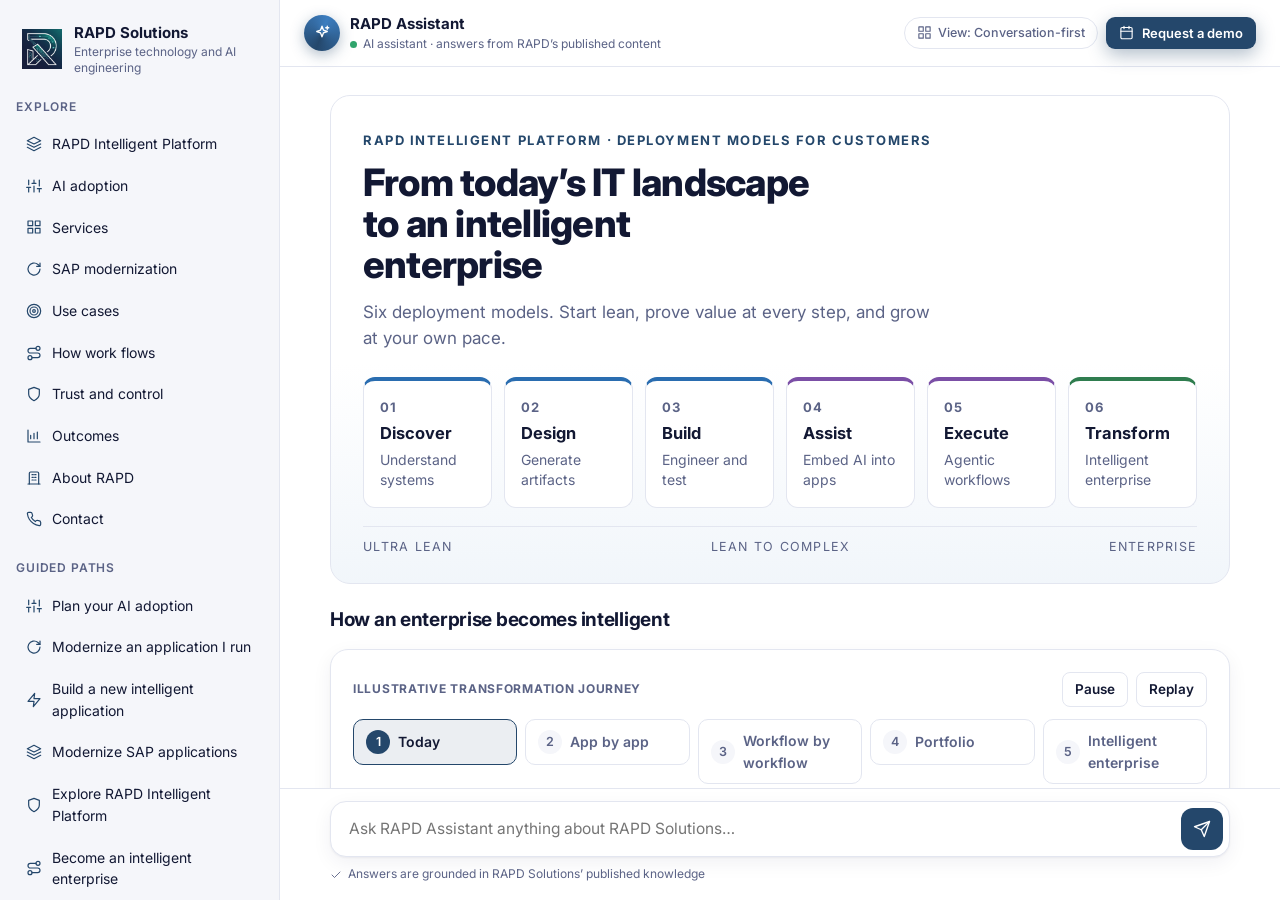
<file: index.html>
<!doctype html>
<html lang="en">
<head>
  <meta charset="utf-8">
  <meta name="viewport" content="width=device-width, initial-scale=1">
  <title>RAPD Solutions · Enterprise technology and AI engineering</title>
  <meta name="description" content="RAPD Solutions is an enterprise technology and AI engineering company. Its consulting teams and RAPD Intelligent Platform, built by its AI division RAPD Labs, help organizations modernize the applications they run, deliver new ones and connect the workflows between them.">
  <link rel="icon" href="data:image/svg+xml,%3Csvg xmlns='http://www.w3.org/2000/svg' viewBox='0 0 32 32'%3E%3Crect width='32' height='32' rx='8' fill='%232D4BE0'/%3E%3Cpath d='M9 22 16 8l7 14M12 17h8' stroke='white' stroke-width='2.6' fill='none' stroke-linecap='round' stroke-linejoin='round'/%3E%3C/svg%3E">
  <link rel="preconnect" href="https://fonts.googleapis.com">
  <link rel="preconnect" href="https://fonts.gstatic.com" crossorigin>
  <link href="https://fonts.googleapis.com/css2?family=Inter:wght@400;500;600;700;800&family=Fraunces:opsz,wght@9..144,400;9..144,600;9..144,700&family=JetBrains+Mono:wght@400;600&display=swap" rel="stylesheet">
  <link rel="stylesheet" href="assets/css/platform.css">
  <link rel="stylesheet" href="assets/css/blocks.css">
</head>
<body>
  <header class="pbar" id="pbar" aria-label="Platform controls">
    <div class="pb-brand">
      <span class="pb-logo" aria-hidden="true">
        <svg viewBox="0 0 32 32" width="22" height="22"><rect width="32" height="32" rx="8" fill="currentColor"/><path d="M9 22 16 8l7 14M12 17h8" stroke="#0b1020" stroke-width="2.6" fill="none" stroke-linecap="round" stroke-linejoin="round"/></svg>
      </span>
      <span class="pb-name"><strong>Agentic Web</strong><small>Experience Platform · prototype</small></span>
    </div>
    <div class="pb-mid">
      <label class="pb-field"><span>Organization</span><select id="pbOrg" aria-label="Organization"></select></label>
      <div class="pb-field"><span>UX flavor</span><button type="button" class="pb-flavor" id="pbFlavor" aria-haspopup="dialog" aria-expanded="false"></button></div>
      <span class="pb-engine" id="pbEngine" title="Understanding engine">Local</span>
    </div>
    <div class="pb-right">
      <button type="button" class="pb-btn" id="pbTrace" aria-pressed="false" title="Agent trace (T)"></button>
      <button type="button" class="pb-btn" id="pbStudio" aria-pressed="false" title="Experience studio (S)"></button>
      <button type="button" class="pb-btn icon-only" id="pbCollapse" title="Hide platform bar"></button>
    </div>
  </header>
  <div class="pbar-slim" id="pbSlim" hidden>
    <span><span class="pb-logo" aria-hidden="true"><svg viewBox="0 0 32 32" width="16" height="16"><rect width="32" height="32" rx="8" fill="currentColor"/><path d="M9 22 16 8l7 14M12 17h8" stroke="#0b1020" stroke-width="2.6" fill="none" stroke-linecap="round" stroke-linejoin="round"/></svg></span>Agentic Web · prototype</span>
    <button type="button" class="pbar-reveal" id="pbReveal" title="Show the platform bar">Platform controls</button>
  </div>
  <div class="acct" id="acct" aria-label="Account"></div>

  <main id="stage" class="stage"></main>

  <aside class="drawer" id="traceDrawer" aria-label="Agent trace" hidden></aside>
  <aside class="drawer" id="studioDrawer" aria-label="Experience studio" hidden></aside>
  <div class="flavor-pop" id="flavorPop" role="dialog" aria-label="Choose a UX flavor" hidden></div>
  <div class="toasts" id="toasts" aria-live="polite"></div>

  <noscript><p style="padding:24px">RAPD Solutions needs JavaScript. Call 617-309-9383.</p></noscript>
  <script src="site-data.js"></script>
  <script src="app.bundle.js"></script>
</body>
</html>
</file>
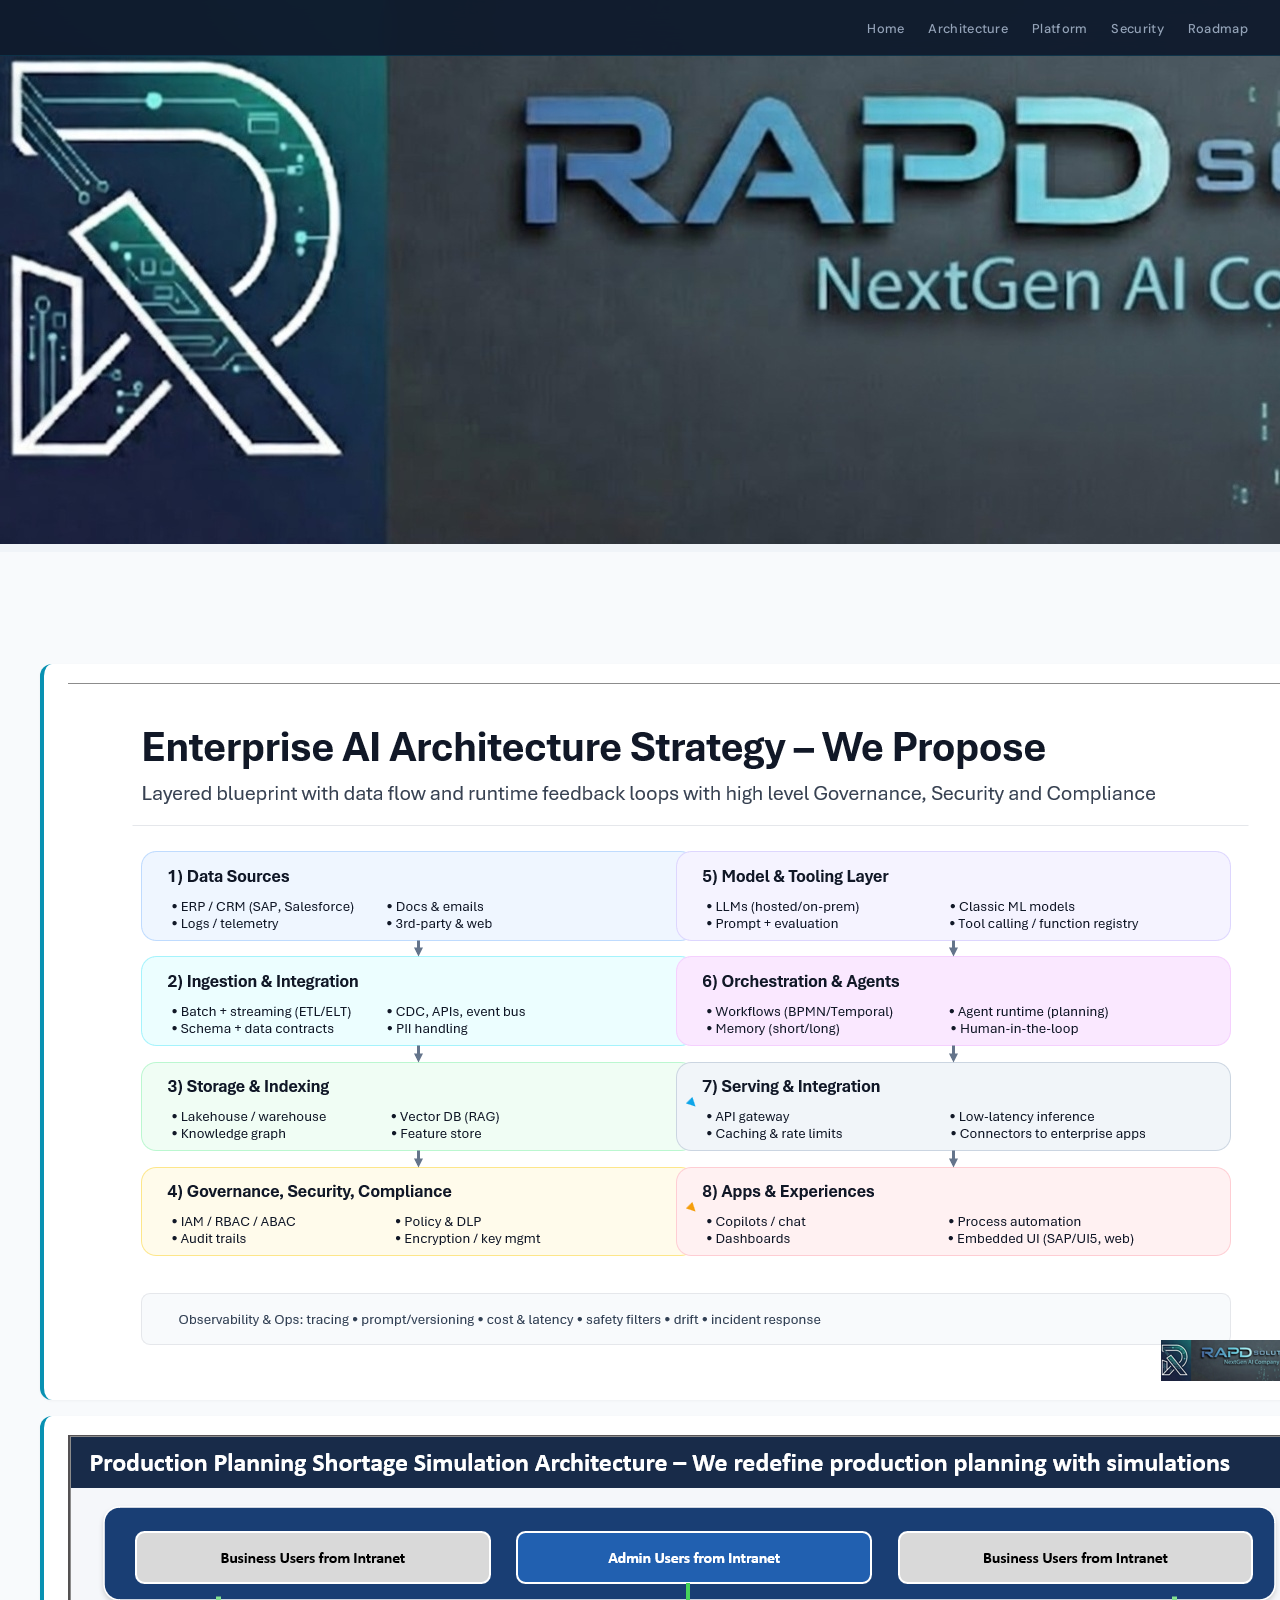
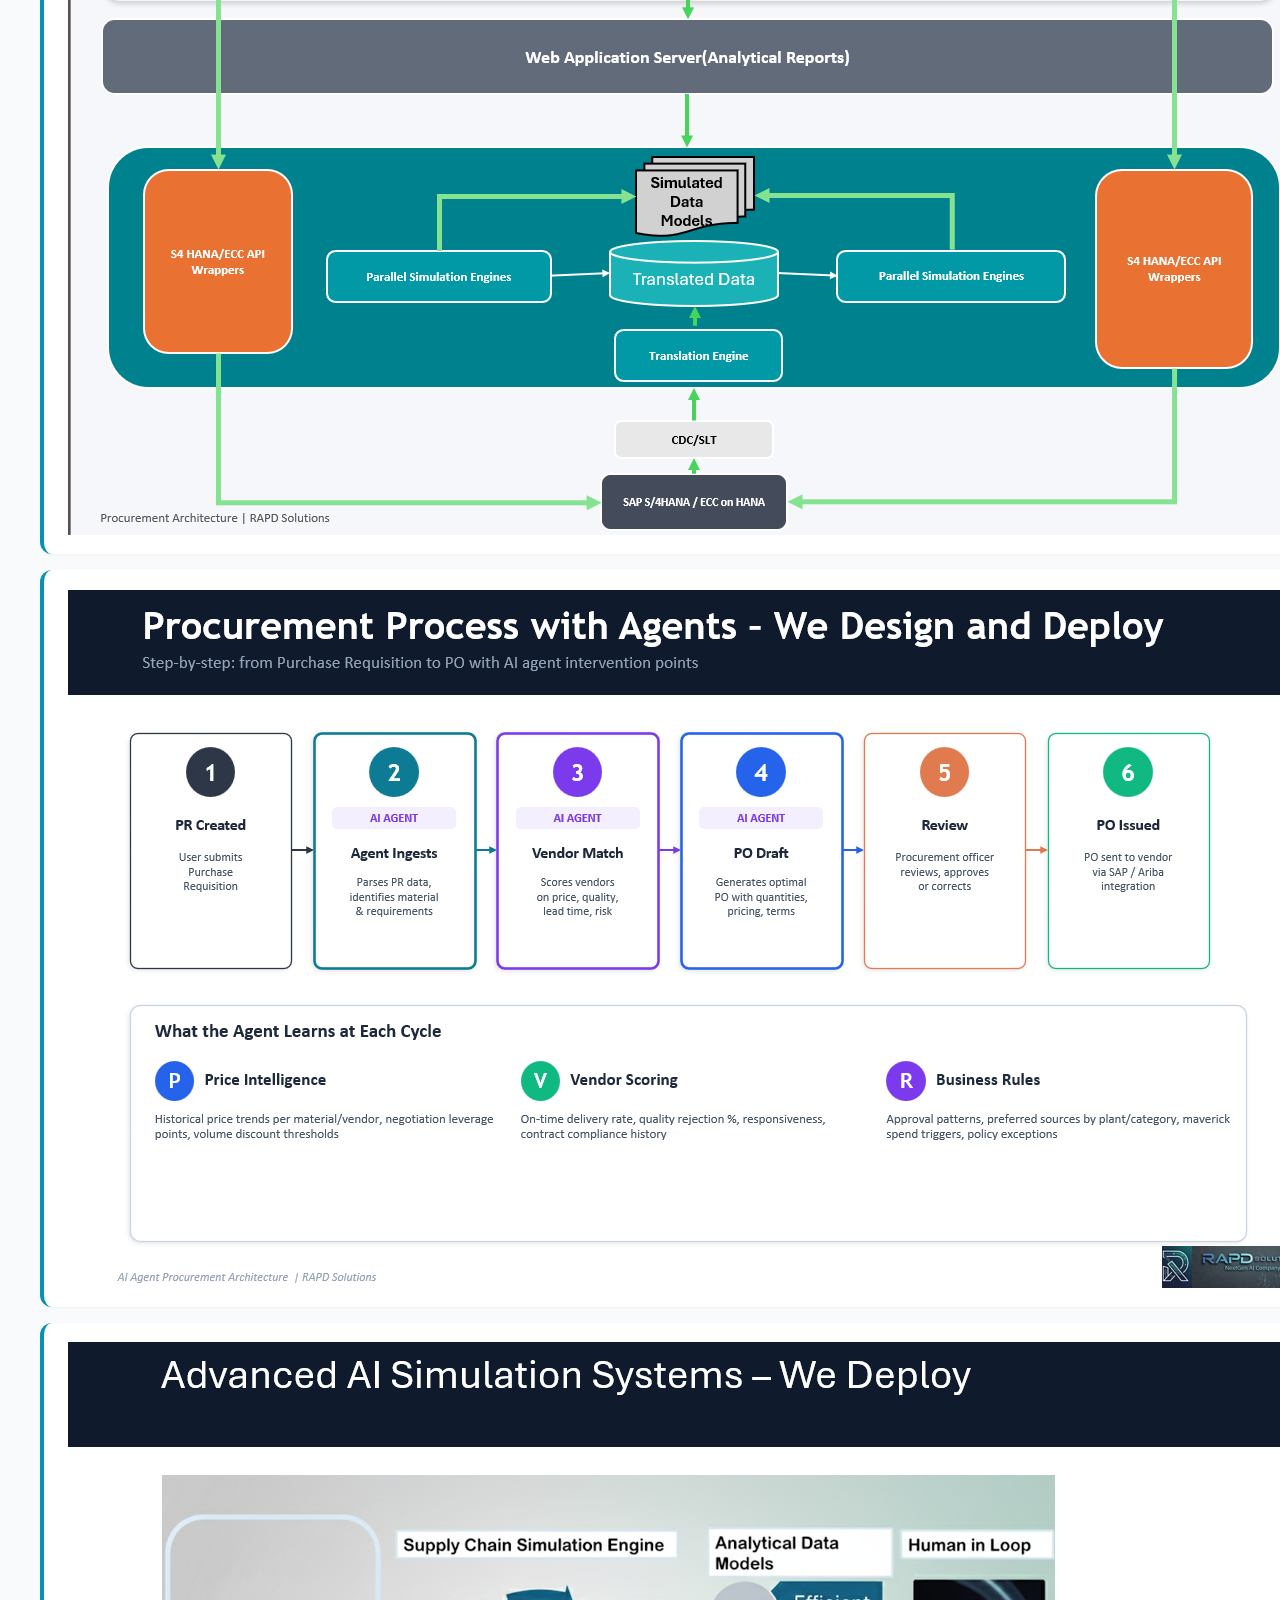
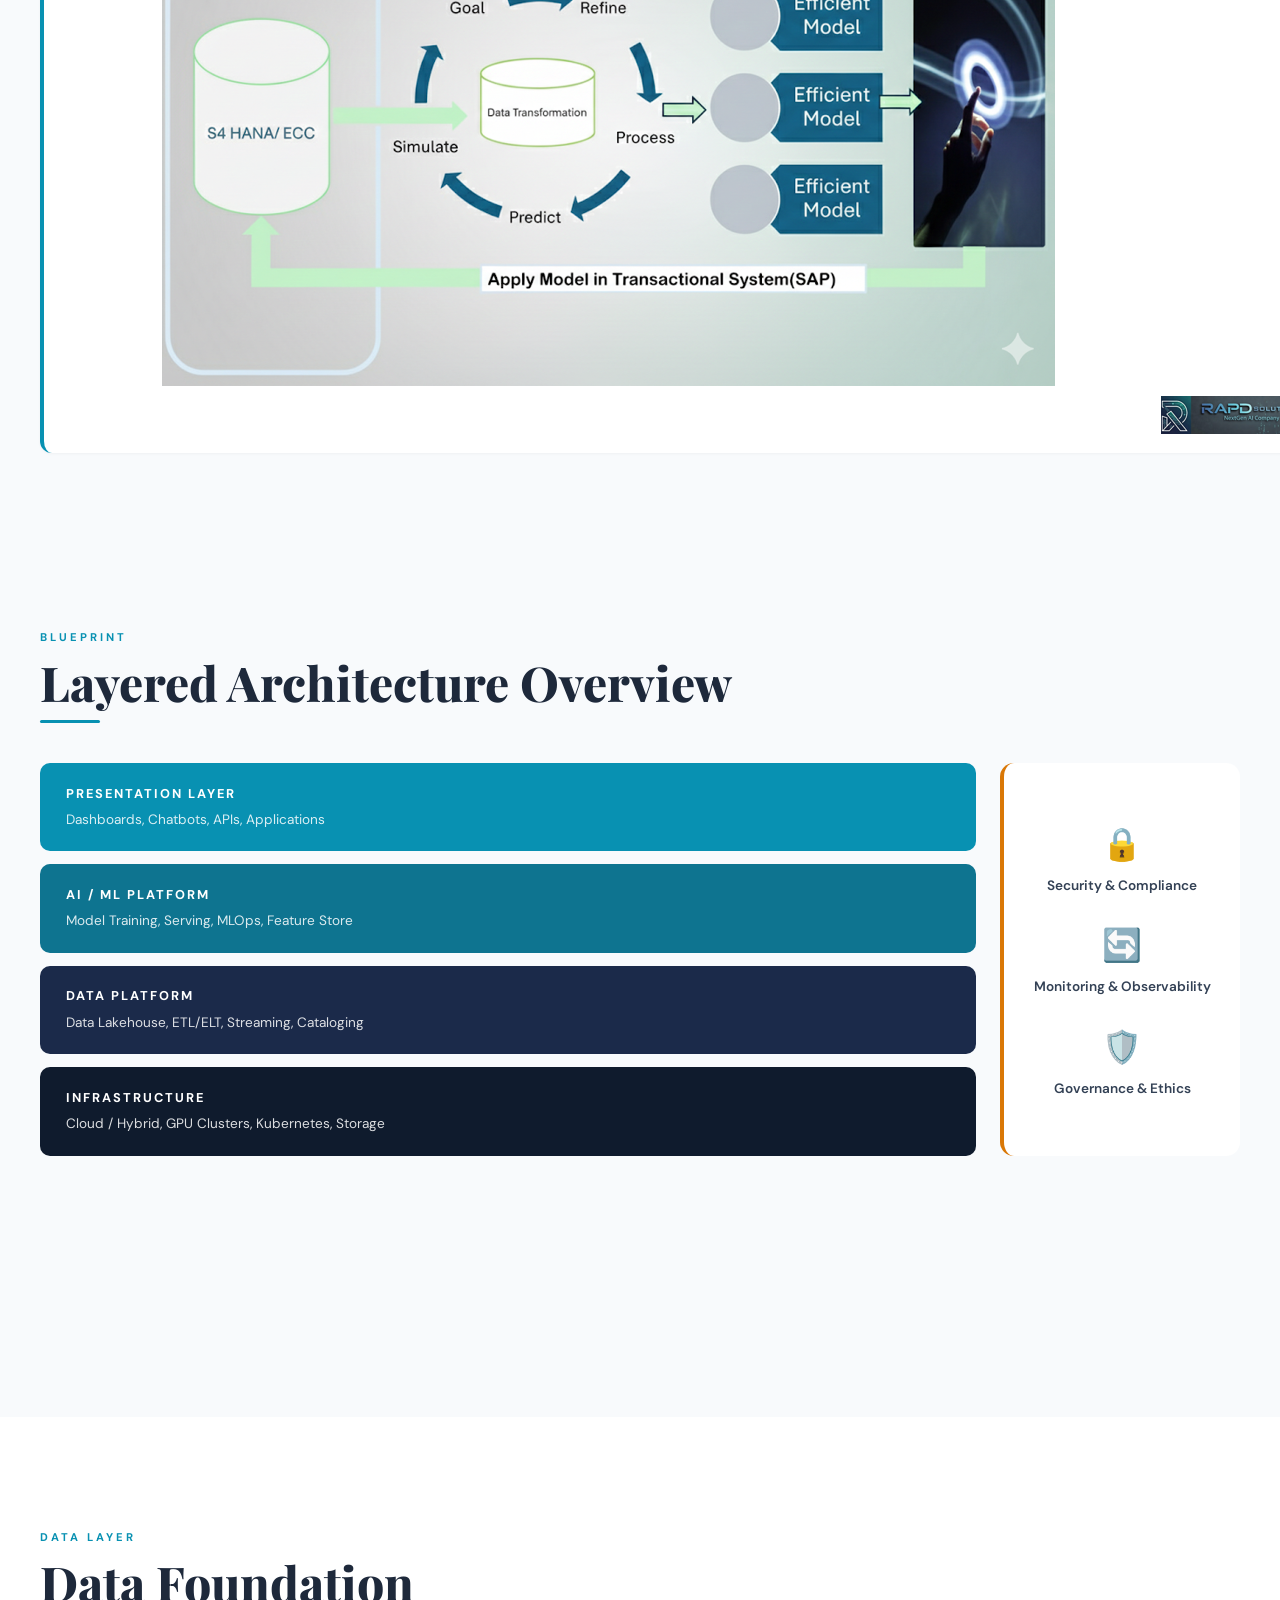
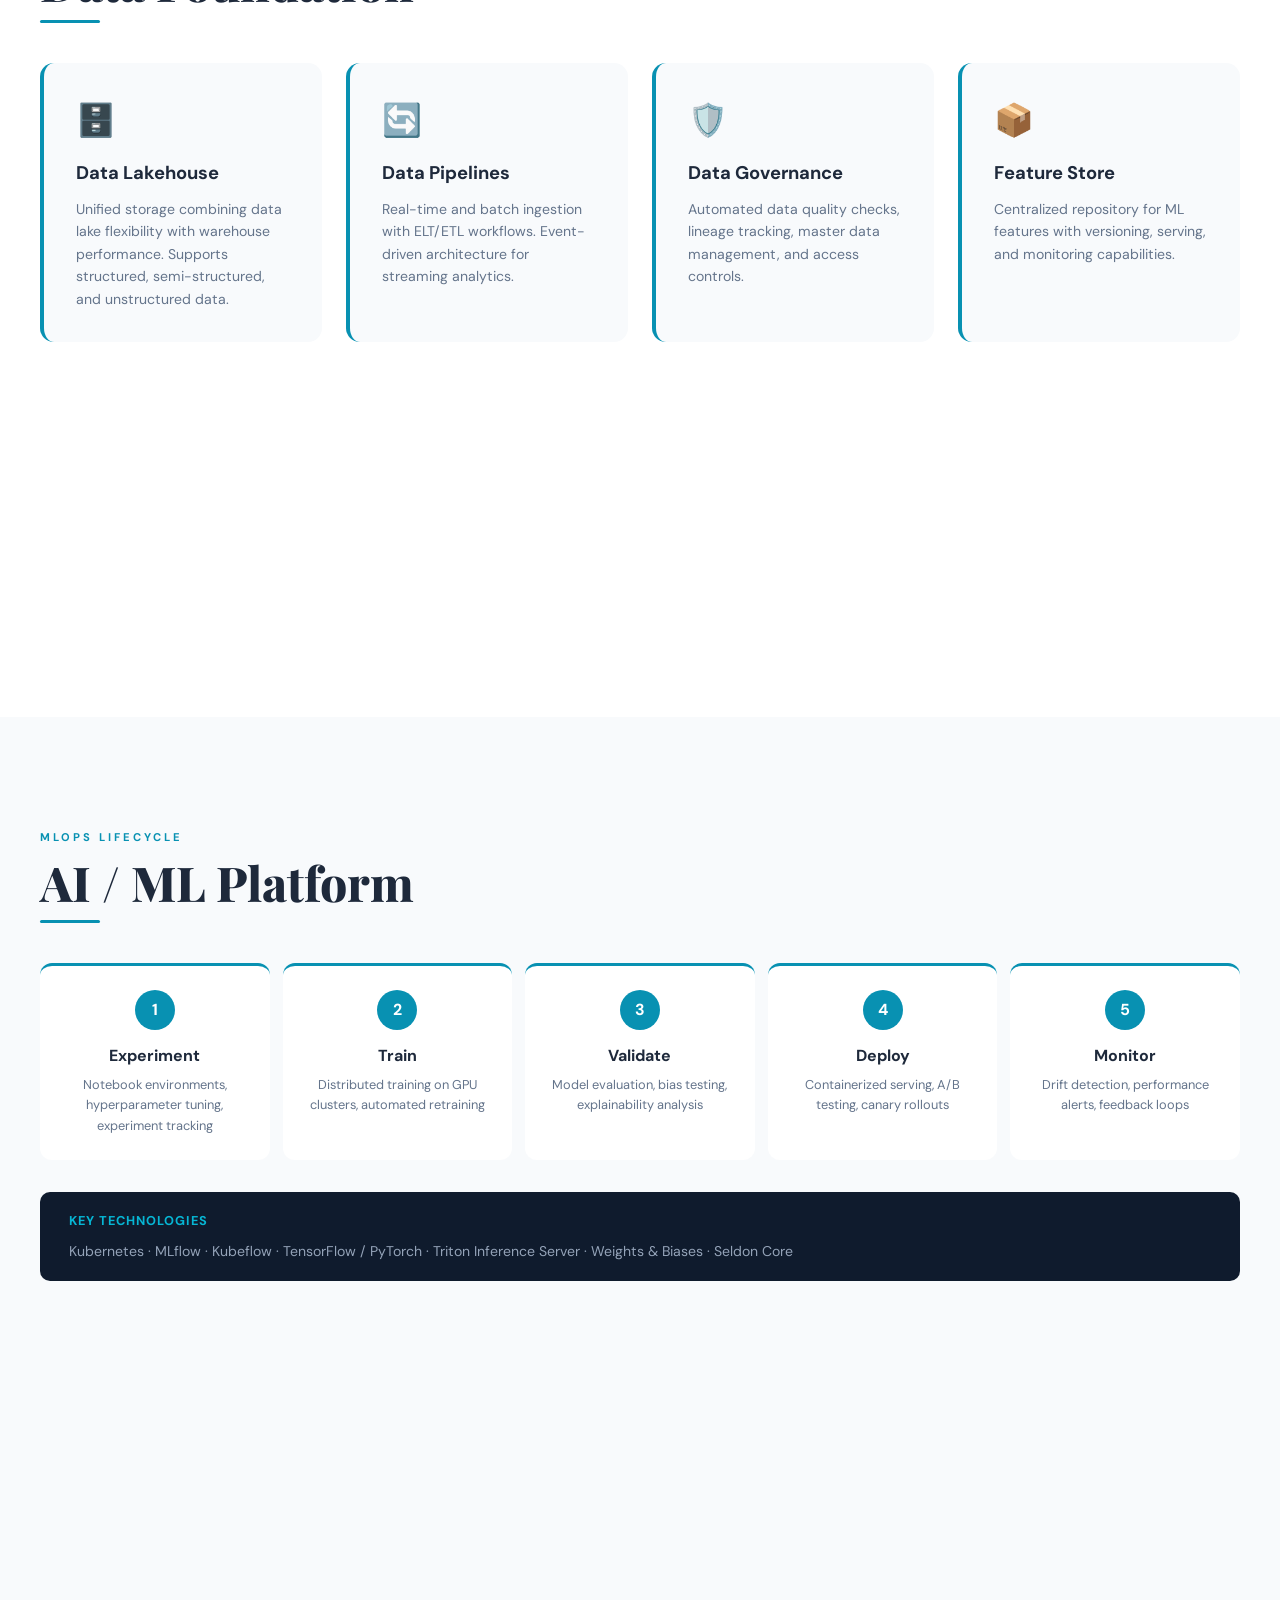
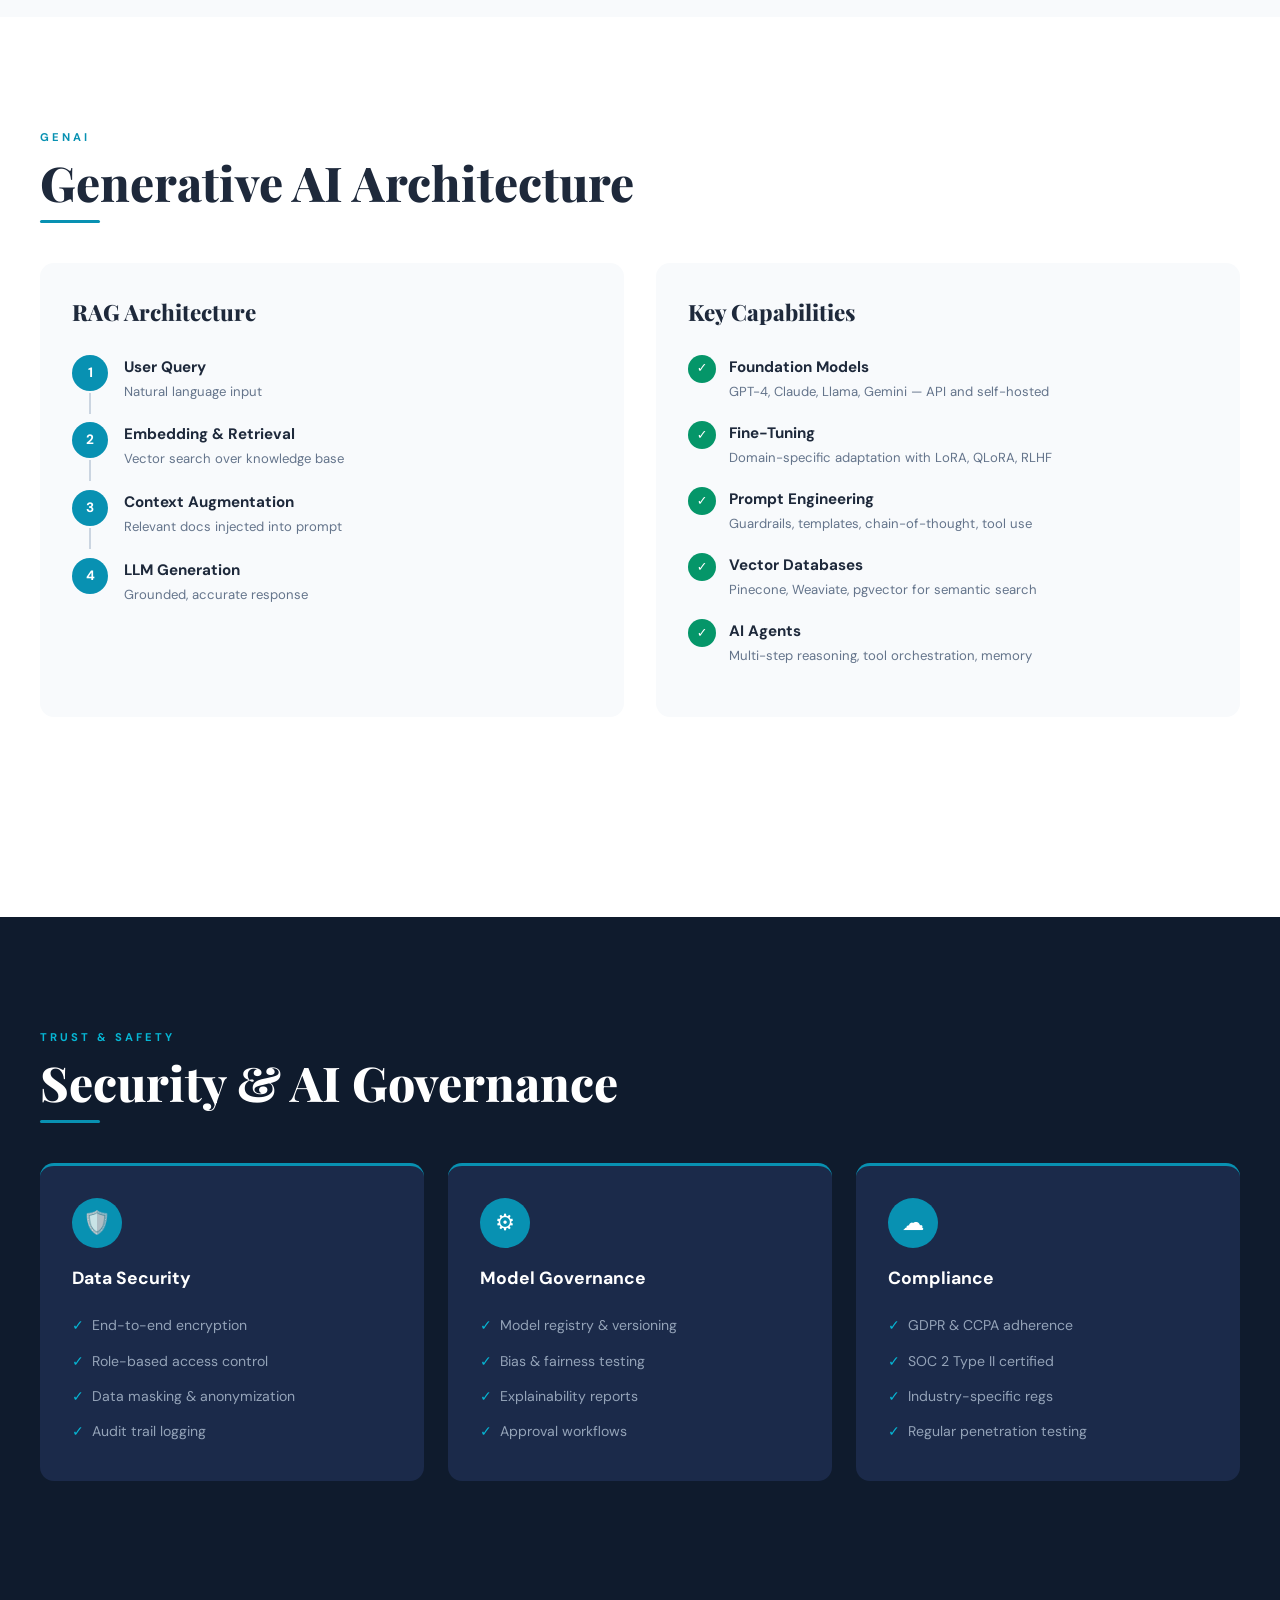
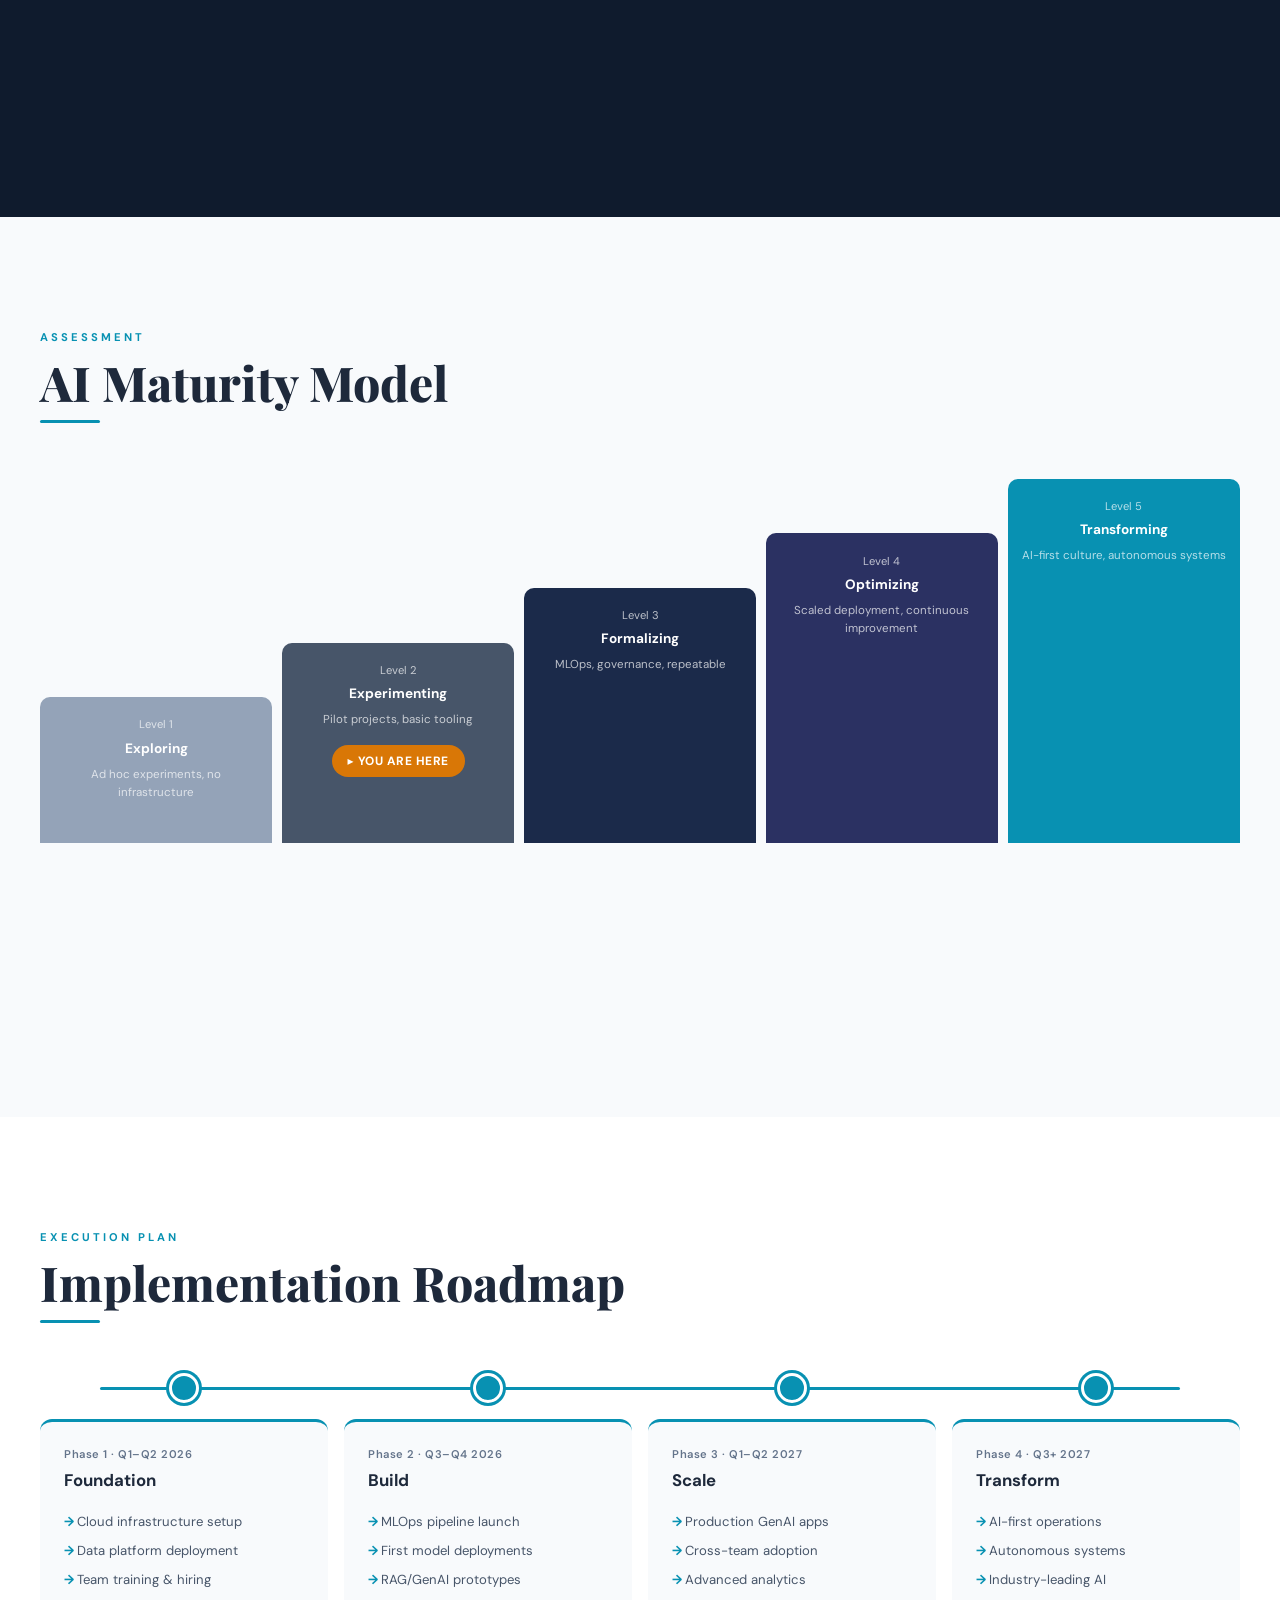
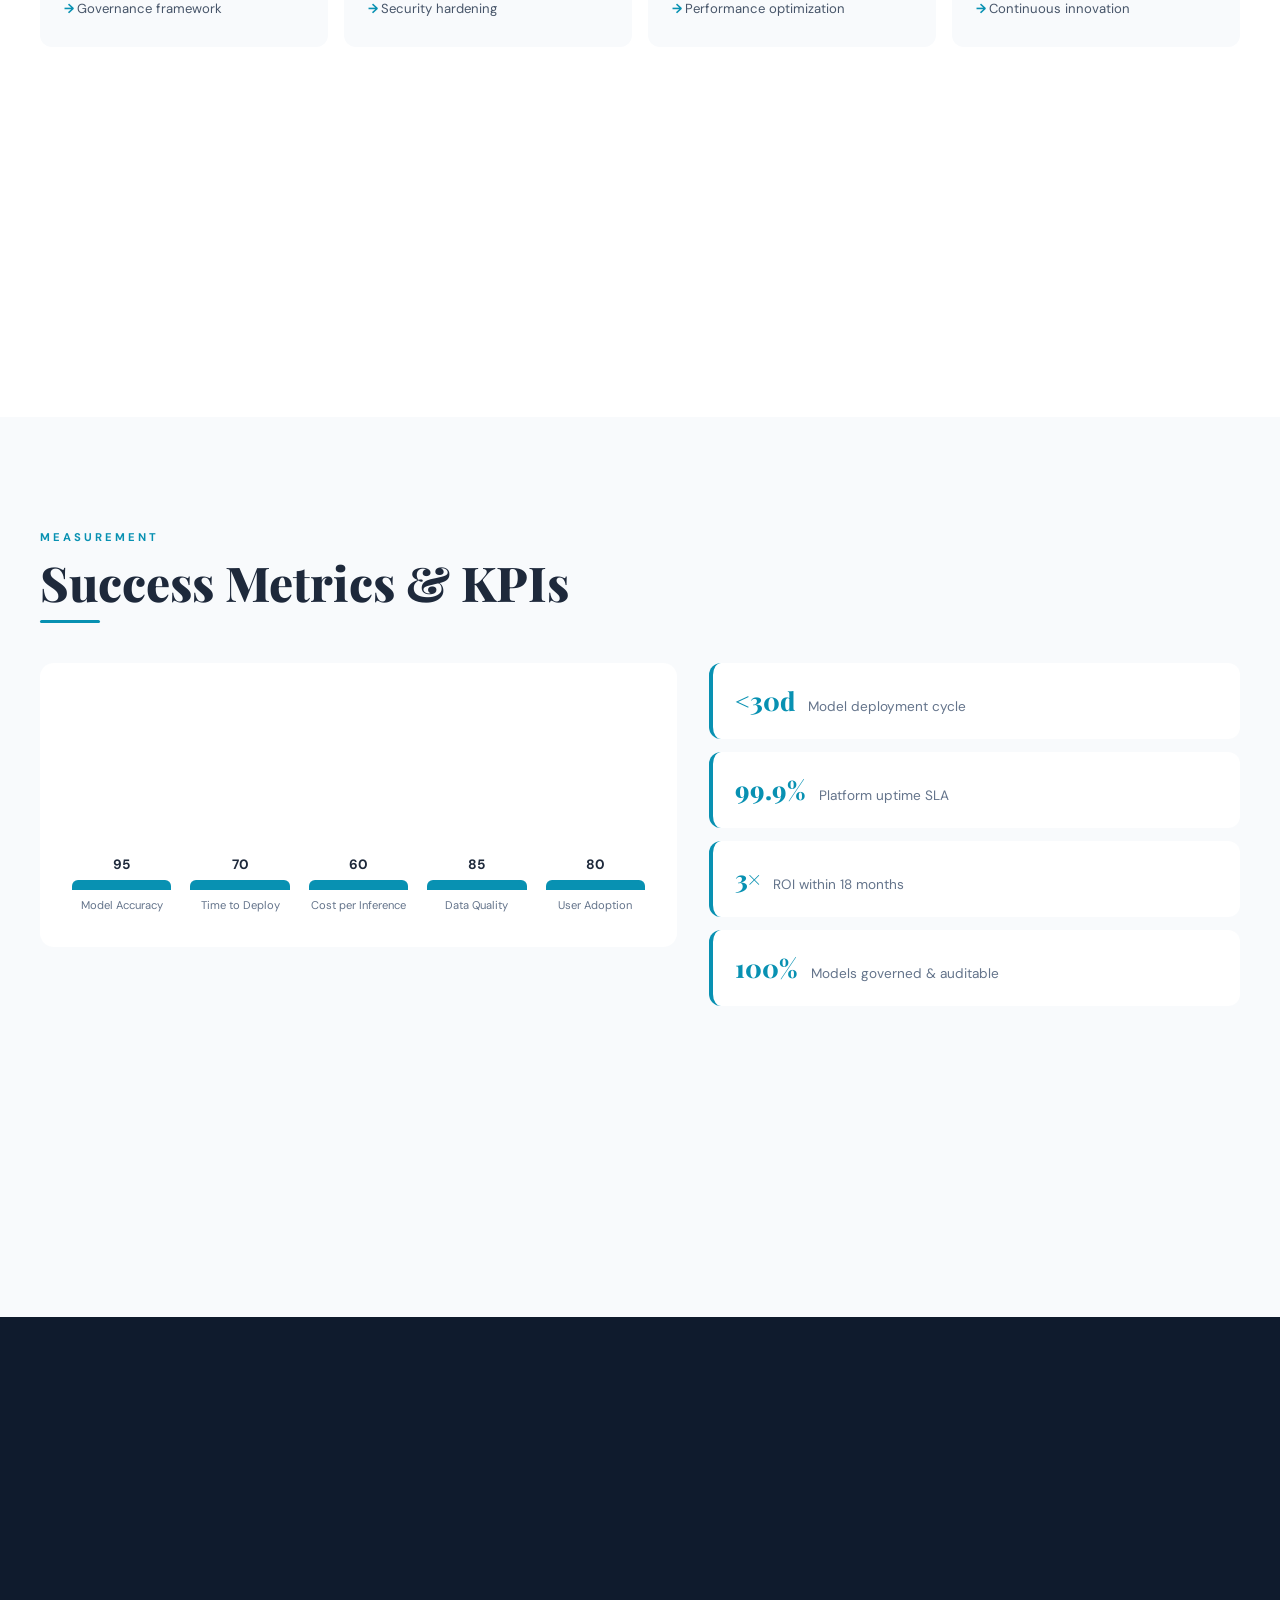
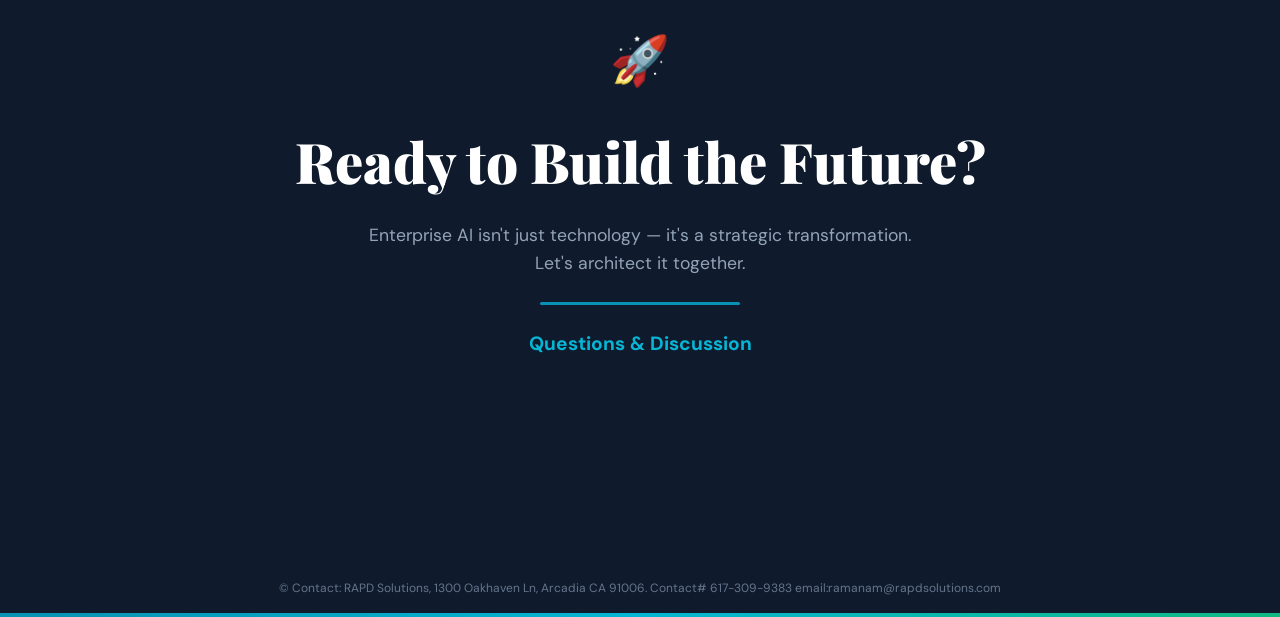
<file: index05_20_2026old.html>
<!DOCTYPE html>
<html lang="en">
<head>
<meta charset="UTF-8">
<meta name="viewport" content="width=device-width, initial-scale=1.0">
<link rel="icon" href="/favicon.ico" sizes="any">
<link rel="icon" type="image/png" sizes="32x32" href="/Logo.png">
<title>RAPD AI Solutions — Enterprise AI Architecture</title>
<link href="https://fonts.googleapis.com/css2?family=DM+Sans:ital,wght@0,400;0,500;0,700&family=Playfair+Display:wght@700;800;900&family=JetBrains+Mono:wght@400;500&display=swap" rel="stylesheet">
<style>
  :root {
    --navy: #0F1B2D;
    --navy-mid: #1B2A4A;
    --navy-light: #2B3162;
    --teal: #0891B2;
    --teal-dark: #0E7490;
    --teal-light: #06B6D4;
    --teal-bg: #E0F7FA;
    --copper: #C2652A;
    --copper-bg: #FDF0EA;
    --green: #059669;
    --green-light: #10B981;
    --purple: #7C3AED;
    --red: #DC2626;
    --amber: #D97706;
    --white: #FFFFFF;
    --off-white: #F0F4F8;
    --gray-100: #F8FAFC;
    --gray-200: #E2E8F0;
    --gray-300: #CBD5E1;
    --gray-400: #94A3B8;
    --gray-500: #64748B;
    --gray-600: #475569;
    --gray-700: #334155;
    --gray-800: #1E293B;
    --blue: #2563EB;
    --font-display: 'Playfair Display', Georgia, serif;
    --font-body: 'DM Sans', system-ui, sans-serif;
    --font-mono: 'JetBrains Mono', monospace;
  }

  * { margin: 0; padding: 0; box-sizing: border-box; }

  html { scroll-behavior: smooth; }

  body {
    font-family: var(--font-body);
    background: var(--off-white);
    color: var(--gray-800);
    line-height: 1.6;
    overflow-x: hidden;
  }

  /* ===== NAV ===== */
  nav {
    position: fixed; top: 0; left: 0; right: 0; z-index: 100;
    background: rgba(15, 27, 45, 0.95);
    backdrop-filter: blur(12px);
    border-bottom: 1px solid rgba(8, 145, 178, 0.2);
    padding: 0 2rem;
    height: 56px;
    display: flex; align-items: center; justify-content: space-between;
  }
  nav .logo {
    font-family: var(--font-body);
    font-weight: 700; font-size: 0.95rem;
    color: var(--white);
    letter-spacing: 0.5px;
  }
  nav .logo span { color: var(--teal); }
  nav ul {
    list-style: none; display: flex; gap: 1.5rem;
  }
  nav ul li a {
    color: var(--gray-400); text-decoration: none;
    font-size: 0.8rem; font-weight: 500;
    letter-spacing: 0.3px;
    transition: color 0.2s;
  }
  nav ul li a:hover { color: var(--teal-light); }

  /* ===== SECTIONS ===== */
  section {
    min-height: 100vh;
    padding: 7rem 2rem 4rem;
    position: relative;
  }
  .container {
    max-width: 1200px;
    margin: 0 auto;
  }

  /* ===== HERO (Slide 1) ===== */
  .hero {
    background: var(--navy);
    display: flex; align-items: center; justify-content: center;
    text-align: center;
    position: relative;
    overflow: hidden;
  }
  .hero::before {
    content: '';
    position: absolute; top: 0; left: 0; right: 0;
    height: 4px;
    background: linear-gradient(90deg, var(--teal), var(--teal-light), var(--green-light));
  }
  .hero::after {
    content: '';
    position: absolute; inset: 0;
    background: radial-gradient(ellipse at 30% 50%, rgba(8,145,178,0.08) 0%, transparent 60%),
                radial-gradient(ellipse at 70% 80%, rgba(124,58,237,0.05) 0%, transparent 50%);
  }
  .hero-content { position: relative; z-index: 1; }
  .hero .brain-icon {
    width: 80px; height: 80px;
    margin: 0 auto 2rem;
    background: var(--teal);
    border-radius: 50%;
    display: flex; align-items: center; justify-content: center;
    font-size: 2.5rem;
    animation: float 3s ease-in-out infinite;
  }
  @keyframes float {
    0%, 100% { transform: translateY(0); }
    50% { transform: translateY(-8px); }
  }
  .hero h1 {
    font-family: var(--font-display);
    font-size: clamp(2.5rem, 6vw, 4.5rem);
    font-weight: 900;
    color: var(--white);
    line-height: 1.1;
    margin-bottom: 1.2rem;
  }
  .hero .subtitle {
    font-size: 1.15rem;
    color: var(--gray-400);
    max-width: 550px;
    margin: 0 auto 3rem;
  }
  .hero .badge {
    display: inline-block;
    padding: 0.4rem 1.2rem;
    border: 1px solid rgba(8,145,178,0.3);
    border-radius: 999px;
    color: var(--gray-400);
    font-size: 0.75rem;
    letter-spacing: 1px;
    text-transform: uppercase;
  }

  /* ===== AGENDA (Slide 2) ===== */
  .agenda { background: var(--gray-100); }
  .section-label {
    font-size: 0.7rem; font-weight: 700;
    letter-spacing: 3px; text-transform: uppercase;
    color: var(--teal);
    margin-bottom: 0.5rem;
  }
  .section-title {
    font-family: var(--font-display);
    font-size: clamp(2rem, 4vw, 3rem);
    font-weight: 800;
    color: var(--gray-800);
    margin-bottom: 2.5rem;
    line-height: 1.15;
  }
  .section-title::after {
    content: '';
    display: block;
    width: 60px; height: 3px;
    background: var(--teal);
    margin-top: 0.6rem;
    border-radius: 2px;
  }
  .agenda-grid {
    display: grid;
    gap: 1rem;
    max-width: 700px;
  }
  .agenda-item {
    display: flex; align-items: center; gap: 1.2rem;
    padding: 1.2rem 1.5rem;
    background: var(--white);
    border-radius: 12px;
    border-left: 4px solid var(--teal);
    box-shadow: 0 1px 3px rgba(0,0,0,0.04);
    transition: transform 0.2s, box-shadow 0.2s;
  }
  .agenda-item:hover {
    transform: translateX(4px);
    box-shadow: 0 4px 12px rgba(0,0,0,0.06);
  }
  .agenda-num {
    width: 42px; height: 42px; flex-shrink: 0;
    background: var(--teal);
    color: var(--white);
    border-radius: 50%;
    display: flex; align-items: center; justify-content: center;
    font-weight: 700; font-size: 0.9rem;
  }
  .agenda-text h3 { font-size: 1rem; font-weight: 700; color: var(--gray-800); }
  .agenda-text p { font-size: 0.85rem; color: var(--gray-500); margin-top: 0.15rem; }

  /* ===== WHY AI (Slide 3) ===== */
  .why-ai { background: var(--gray-100); }
  .stats-row {
    display: grid;
    grid-template-columns: repeat(auto-fit, minmax(260px, 1fr));
    gap: 1.5rem;
    margin-bottom: 2.5rem;
  }
  .stat-card {
    background: var(--white);
    border-radius: 14px;
    padding: 2rem 1.8rem;
    text-align: center;
    border-top: 4px solid var(--teal);
    box-shadow: 0 2px 8px rgba(0,0,0,0.04);
    transition: transform 0.2s;
  }
  .stat-card:hover { transform: translateY(-4px); }
  .stat-card .icon {
    font-size: 2rem;
    color: var(--teal);
    margin-bottom: 0.8rem;
  }
  .stat-card .number {
    font-family: var(--font-display);
    font-size: 3rem; font-weight: 900;
    color: var(--teal);
    line-height: 1;
    margin-bottom: 0.5rem;
  }
  .stat-card .label {
    font-size: 0.9rem; color: var(--gray-500);
  }
  .callout {
    background: var(--white);
    border-left: 4px solid var(--amber);
    padding: 1.2rem 1.5rem;
    border-radius: 0 10px 10px 0;
    font-style: italic;
    color: var(--gray-600);
    font-size: 0.95rem;
  }

  /* ===== LAYERED ARCHITECTURE (Slide 4) ===== */
  .architecture { background: var(--gray-100); }
  .arch-layout {
    display: grid;
    grid-template-columns: 1fr 240px;
    gap: 1.5rem;
  }
  @media (max-width: 768px) {
    .arch-layout { grid-template-columns: 1fr; }
  }
  .arch-layers { display: grid; gap: 0.8rem; }
  .arch-layer {
    padding: 1.3rem 1.6rem;
    border-radius: 10px;
    color: var(--white);
    transition: transform 0.2s;
  }
  .arch-layer:hover { transform: translateX(6px); }
  .arch-layer h3 {
    font-size: 0.8rem; font-weight: 700;
    letter-spacing: 2px; text-transform: uppercase;
    margin-bottom: 0.3rem;
  }
  .arch-layer p { font-size: 0.85rem; opacity: 0.85; }
  .layer-1 { background: var(--teal); }
  .layer-2 { background: var(--teal-dark); }
  .layer-3 { background: var(--navy-mid); }
  .layer-4 { background: var(--navy); }

  .arch-sidebar {
    background: var(--white);
    border-radius: 14px;
    padding: 1.5rem;
    border-left: 4px solid var(--amber);
    display: flex; flex-direction: column; gap: 1.5rem;
    justify-content: center;
  }
  .sidebar-item { text-align: center; }
  .sidebar-item .icon { font-size: 2rem; color: var(--teal); margin-bottom: 0.3rem; }
  .sidebar-item h4 { font-size: 0.85rem; color: var(--gray-700); font-weight: 600; }

  /* ===== DATA FOUNDATION (Slide 5) ===== */
  .data-foundation { background: var(--white); }
  .cards-grid {
    display: grid;
    grid-template-columns: repeat(auto-fit, minmax(280px, 1fr));
    gap: 1.5rem;
  }
  .card {
    background: var(--gray-100);
    border-radius: 14px;
    padding: 2rem;
    border-left: 4px solid var(--teal);
    transition: transform 0.2s, box-shadow 0.2s;
  }
  .card:hover {
    transform: translateY(-3px);
    box-shadow: 0 8px 24px rgba(0,0,0,0.06);
  }
  .card .card-icon { font-size: 2rem; margin-bottom: 0.8rem; }
  .card h3 {
    font-size: 1.15rem; font-weight: 700;
    color: var(--gray-800);
    margin-bottom: 0.6rem;
  }
  .card p { font-size: 0.88rem; color: var(--gray-500); line-height: 1.6; }

  /* ===== AI/ML PLATFORM (Slide 6) ===== */
  .ml-platform { background: var(--gray-100); }
  .process-flow {
    display: grid;
    grid-template-columns: repeat(5, 1fr);
    gap: 0.8rem;
    margin-bottom: 2rem;
    position: relative;
  }
  @media (max-width: 768px) {
    .process-flow { grid-template-columns: repeat(2, 1fr); }
  }
  .process-step {
    text-align: center;
    background: var(--white);
    border-radius: 12px;
    padding: 1.5rem 1rem;
    border-top: 3px solid var(--teal);
    position: relative;
  }
  .process-step .step-num {
    width: 40px; height: 40px;
    background: var(--teal);
    color: var(--white);
    border-radius: 50%;
    display: flex; align-items: center; justify-content: center;
    font-weight: 700; font-size: 1rem;
    margin: 0 auto 0.8rem;
  }
  .process-step h4 { font-size: 1rem; font-weight: 700; color: var(--gray-800); margin-bottom: 0.4rem; }
  .process-step p { font-size: 0.8rem; color: var(--gray-500); }
  .tech-bar {
    background: var(--navy);
    color: var(--white);
    border-radius: 10px;
    padding: 1.2rem 1.8rem;
  }
  .tech-bar h4 {
    color: var(--teal-light);
    font-size: 0.8rem; font-weight: 700;
    letter-spacing: 1px; text-transform: uppercase;
    margin-bottom: 0.5rem;
  }
  .tech-bar p { font-size: 0.88rem; color: var(--gray-400); }

  /* ===== GEN AI (Slide 7) ===== */
  .gen-ai { background: var(--white); }
  .two-col {
    display: grid;
    grid-template-columns: 1fr 1fr;
    gap: 2rem;
  }
  @media (max-width: 768px) { .two-col { grid-template-columns: 1fr; } }
  .panel {
    background: var(--gray-100);
    border-radius: 14px;
    padding: 2rem;
  }
  .panel h3 {
    font-family: var(--font-display);
    font-size: 1.4rem; font-weight: 800;
    color: var(--gray-800);
    margin-bottom: 1.5rem;
  }
  .rag-step {
    display: flex; align-items: flex-start; gap: 1rem;
    margin-bottom: 1.3rem;
    position: relative;
  }
  .rag-step::after {
    content: '';
    position: absolute;
    left: 17px; top: 38px; bottom: -12px;
    width: 2px;
    background: var(--gray-300);
  }
  .rag-step:last-child::after { display: none; }
  .rag-num {
    width: 36px; height: 36px; flex-shrink: 0;
    background: var(--teal);
    color: var(--white);
    border-radius: 50%;
    display: flex; align-items: center; justify-content: center;
    font-weight: 700; font-size: 0.85rem;
    position: relative; z-index: 1;
  }
  .rag-step h4 { font-size: 0.95rem; font-weight: 700; color: var(--gray-800); }
  .rag-step p { font-size: 0.82rem; color: var(--gray-500); margin-top: 0.1rem; }
  .cap-item {
    display: flex; align-items: flex-start; gap: 0.8rem;
    margin-bottom: 1.2rem;
  }
  .cap-check {
    width: 28px; height: 28px; flex-shrink: 0;
    background: var(--green);
    color: var(--white);
    border-radius: 50%;
    display: flex; align-items: center; justify-content: center;
    font-size: 0.8rem; font-weight: 700;
  }
  .cap-item h4 { font-size: 0.95rem; font-weight: 700; color: var(--gray-800); }
  .cap-item p { font-size: 0.82rem; color: var(--gray-500); margin-top: 0.1rem; }

  /* ===== SECURITY (Slide 8) ===== */
  .security {
    background: var(--navy);
    color: var(--white);
  }
  .security .section-title { color: var(--white); }
  .security .section-title::after { background: var(--teal); }
  .sec-grid {
    display: grid;
    grid-template-columns: repeat(auto-fit, minmax(280px, 1fr));
    gap: 1.5rem;
  }
  .sec-card {
    background: var(--navy-mid);
    border-radius: 14px;
    padding: 2rem;
    border-top: 3px solid var(--teal);
  }
  .sec-card .icon {
    width: 50px; height: 50px;
    background: var(--teal);
    border-radius: 50%;
    display: flex; align-items: center; justify-content: center;
    font-size: 1.4rem;
    margin-bottom: 1rem;
  }
  .sec-card h3 { font-size: 1.1rem; font-weight: 700; margin-bottom: 1rem; }
  .sec-card ul { list-style: none; }
  .sec-card ul li {
    padding: 0.4rem 0;
    font-size: 0.88rem;
    color: var(--gray-400);
    display: flex; align-items: center; gap: 0.5rem;
  }
  .sec-card ul li::before {
    content: '✓';
    color: var(--teal-light);
    font-weight: 700;
  }

  /* ===== MATURITY (Slide 9) ===== */
  .maturity { background: var(--gray-100); }
  .maturity-bars {
    display: flex;
    align-items: flex-end;
    gap: 0.6rem;
    height: 380px;
    padding-top: 1rem;
  }
  @media (max-width: 768px) {
    .maturity-bars { height: 300px; }
  }
  .maturity-bar {
    flex: 1;
    border-radius: 10px 10px 0 0;
    padding: 1.2rem 0.8rem;
    display: flex; flex-direction: column;
    justify-content: flex-start;
    align-items: center;
    text-align: center;
    color: var(--white);
    position: relative;
    transition: transform 0.2s;
  }
  .maturity-bar:hover { transform: translateY(-4px); }
  .maturity-bar .level-label {
    font-size: 0.7rem; opacity: 0.7;
    margin-bottom: 0.2rem;
  }
  .maturity-bar h4 { font-size: 0.85rem; font-weight: 700; margin-bottom: 0.4rem; }
  .maturity-bar p { font-size: 0.72rem; opacity: 0.7; }
  .bar-1 { height: 40%; background: var(--gray-400); }
  .bar-2 { height: 55%; background: var(--gray-600); }
  .bar-3 { height: 70%; background: var(--navy-mid); }
  .bar-4 { height: 85%; background: var(--navy-light); }
  .bar-5 { height: 100%; background: var(--teal); }
  .you-are-here {
    display: inline-block;
    margin-top: 1rem;
    padding: 0.4rem 1rem;
    background: var(--amber);
    color: var(--white);
    border-radius: 999px;
    font-size: 0.75rem;
    font-weight: 700;
    letter-spacing: 0.5px;
  }

  /* ===== ROADMAP (Slide 10) ===== */
  .roadmap { background: var(--white); }
  .timeline {
    display: grid;
    grid-template-columns: repeat(4, 1fr);
    gap: 1rem;
    position: relative;
  }
  @media (max-width: 768px) {
    .timeline { grid-template-columns: repeat(2, 1fr); }
  }
  .timeline::before {
    content: '';
    position: absolute;
    top: 24px; left: 5%; right: 5%;
    height: 3px;
    background: var(--teal);
    border-radius: 2px;
  }
  .phase {
    position: relative;
    padding-top: 3.5rem;
  }
  .phase-dot {
    position: absolute;
    top: 10px; left: 50%;
    transform: translateX(-50%);
    width: 30px; height: 30px;
    border-radius: 50%;
    background: var(--teal);
    border: 3px solid var(--white);
    box-shadow: 0 0 0 3px var(--teal);
  }
  .phase-card {
    background: var(--gray-100);
    border-radius: 12px;
    padding: 1.5rem;
    border-top: 3px solid var(--teal);
  }
  .phase-label {
    font-size: 0.7rem; color: var(--gray-500);
    font-weight: 600; letter-spacing: 0.5px;
    margin-bottom: 0.2rem;
  }
  .phase-card h4 {
    font-size: 1.05rem; font-weight: 700;
    color: var(--gray-800);
    margin-bottom: 0.8rem;
  }
  .phase-card ul { list-style: none; }
  .phase-card ul li {
    font-size: 0.82rem; color: var(--gray-600);
    padding: 0.25rem 0;
  }
  .phase-card ul li::before {
    content: '→ ';
    color: var(--teal);
    font-weight: 700;
  }

  /* ===== METRICS (Slide 11) ===== */
  .metrics { background: var(--gray-100); }
  .metrics-layout {
    display: grid;
    grid-template-columns: 1.2fr 1fr;
    gap: 2rem;
    align-items: start;
  }
  @media (max-width: 768px) {
    .metrics-layout { grid-template-columns: 1fr; }
  }
  .bar-chart {
    background: var(--white);
    border-radius: 14px;
    padding: 2rem;
  }
  .chart-bars { display: flex; align-items: flex-end; gap: 1.2rem; height: 220px; padding-top: 1rem; }
  .chart-bar {
    flex: 1;
    display: flex; flex-direction: column; align-items: center; justify-content: flex-end;
  }
  .chart-bar .value {
    font-size: 0.85rem; font-weight: 700; color: var(--gray-800);
    margin-bottom: 0.3rem;
  }
  .chart-bar .bar-fill {
    width: 100%;
    background: var(--teal);
    border-radius: 6px 6px 0 0;
    min-height: 10px;
    transition: height 0.8s ease;
  }
  .chart-bar .bar-label {
    font-size: 0.7rem; color: var(--gray-500);
    margin-top: 0.4rem; text-align: center;
  }
  .kpi-stack { display: grid; gap: 0.8rem; }
  .kpi-item {
    background: var(--white);
    border-radius: 12px;
    padding: 1.1rem 1.4rem;
    border-left: 4px solid var(--teal);
    display: flex; align-items: baseline; gap: 0.8rem;
  }
  .kpi-item .kpi-value {
    font-family: var(--font-display);
    font-size: 1.6rem; font-weight: 800;
    color: var(--teal);
  }
  .kpi-item .kpi-label { font-size: 0.85rem; color: var(--gray-500); }

  /* ===== CTA / CLOSING (Slide 12) ===== */
  .closing {
    background: var(--navy);
    color: var(--white);
    text-align: center;
    display: flex; align-items: center;
    position: relative;
    overflow: hidden;
  }
  .closing::before {
    content: '';
    position: absolute; bottom: 0; left: 0; right: 0;
    height: 4px;
    background: linear-gradient(90deg, var(--teal), var(--teal-light), var(--green-light));
  }
  .closing h2 {
    font-family: var(--font-display);
    font-size: clamp(2rem, 5vw, 3.5rem);
    font-weight: 900;
    margin-bottom: 1rem;
  }
  .closing .tagline {
    font-size: 1.1rem;
    color: var(--gray-400);
    max-width: 600px;
    margin: 0 auto 1.5rem;
  }
  .closing .divider {
    width: 200px; height: 3px;
    background: var(--teal);
    margin: 0 auto 1.5rem;
    border-radius: 2px;
  }
  .closing .cta-text {
    font-size: 1.2rem;
    font-weight: 700;
    color: var(--teal-light);
  }
  .closing .footer-line {
    position: absolute;
    bottom: 1.2rem;
    left: 0; right: 0;
    font-size: 0.75rem;
    color: var(--gray-500);
  }

  /* ===== SCROLL ANIMATIONS ===== */
  .fade-up {
    opacity: 0;
    transform: translateY(30px);
    transition: opacity 0.6s ease, transform 0.6s ease;
  }
  .fade-up.visible {
    opacity: 1;
    transform: translateY(0);
  }
  .stagger-1 { transition-delay: 0.1s; }
  .stagger-2 { transition-delay: 0.2s; }
  .stagger-3 { transition-delay: 0.3s; }
  .stagger-4 { transition-delay: 0.4s; }
  .stagger-5 { transition-delay: 0.5s; }
  .stagger-6 { transition-delay: 0.6s; }
</style>
</head>
<body>

<!-- NAV -->
<nav>
  <div class="logo"></span></div>
  <ul>
    <li><a href="#hero">Home</a></li>
    <li><a href="#architecture">Architecture</a></li>
    <li><a href="#platform">Platform</a></li>
    <li><a href="#security">Security</a></li>
    <li><a href="#roadmap">Roadmap</a></li>
  </ul>
</nav>
<img src="RAPDSolutions_Logo_New.jpg" alt="RAPD Solutions">
<!-- SLIDE 2: AGENDA -->
<section class="agenda" id="agenda">
  <div class="container">
    <div class="agenda-grid">
      <div class="agenda-item fade-up stagger-1">
        <img src="wepropose.png" alt="RAPD Solutions">
      </div>
      <div class="agenda-item fade-up stagger-2">
          <img src="wesimulate1.png" alt="RAPD Solutions">
      </div>
      <div class="agenda-item fade-up stagger-3">
            <img src="wedesigndeploy.png" alt="RAPD Solutions">
      </div>
      <div class="agenda-item fade-up stagger-4">
            <img src="wedeploy1.png" alt="RAPD Solutions">
      </div>
    </div>
  </div>
</section>


<!-- SLIDE 4: LAYERED ARCHITECTURE -->
<section class="architecture" id="architecture">
  <div class="container">
    <div class="section-label">Blueprint</div>
    <h2 class="section-title fade-up">Layered Architecture Overview</h2>
    <div class="arch-layout">
      <div class="arch-layers">
        <div class="arch-layer layer-1 fade-up stagger-1">
          <h3>Presentation Layer</h3>
          <p>Dashboards, Chatbots, APIs, Applications</p>
        </div>
        <div class="arch-layer layer-2 fade-up stagger-2">
          <h3>AI / ML Platform</h3>
          <p>Model Training, Serving, MLOps, Feature Store</p>
        </div>
        <div class="arch-layer layer-3 fade-up stagger-3">
          <h3>Data Platform</h3>
          <p>Data Lakehouse, ETL/ELT, Streaming, Cataloging</p>
        </div>
        <div class="arch-layer layer-4 fade-up stagger-4">
          <h3>Infrastructure</h3>
          <p>Cloud / Hybrid, GPU Clusters, Kubernetes, Storage</p>
        </div>
      </div>
      <div class="arch-sidebar fade-up stagger-3">
        <div class="sidebar-item"><div class="icon">🔒</div><h4>Security &amp; Compliance</h4></div>
        <div class="sidebar-item"><div class="icon">🔄</div><h4>Monitoring &amp; Observability</h4></div>
        <div class="sidebar-item"><div class="icon">🛡️</div><h4>Governance &amp; Ethics</h4></div>
      </div>
    </div>
  </div>
</section>

<!-- SLIDE 5: DATA FOUNDATION -->
<section class="data-foundation" id="data-foundation">
  <div class="container">
    <div class="section-label">Data Layer</div>
    <h2 class="section-title fade-up">Data Foundation</h2>
    <div class="cards-grid">
      <div class="card fade-up stagger-1">
        <div class="card-icon">🗄️</div>
        <h3>Data Lakehouse</h3>
        <p>Unified storage combining data lake flexibility with warehouse performance. Supports structured, semi-structured, and unstructured data.</p>
      </div>
      <div class="card fade-up stagger-2">
        <div class="card-icon">🔄</div>
        <h3>Data Pipelines</h3>
        <p>Real-time and batch ingestion with ELT/ETL workflows. Event-driven architecture for streaming analytics.</p>
      </div>
      <div class="card fade-up stagger-3">
        <div class="card-icon">🛡️</div>
        <h3>Data Governance</h3>
        <p>Automated data quality checks, lineage tracking, master data management, and access controls.</p>
      </div>
      <div class="card fade-up stagger-4">
        <div class="card-icon">📦</div>
        <h3>Feature Store</h3>
        <p>Centralized repository for ML features with versioning, serving, and monitoring capabilities.</p>
      </div>
    </div>
  </div>
</section>

<!-- SLIDE 6: AI/ML PLATFORM -->
<section class="ml-platform" id="platform">
  <div class="container">
    <div class="section-label">MLOps Lifecycle</div>
    <h2 class="section-title fade-up">AI / ML Platform</h2>
    <div class="process-flow">
      <div class="process-step fade-up stagger-1">
        <div class="step-num">1</div>
        <h4>Experiment</h4>
        <p>Notebook environments, hyperparameter tuning, experiment tracking</p>
      </div>
      <div class="process-step fade-up stagger-2">
        <div class="step-num">2</div>
        <h4>Train</h4>
        <p>Distributed training on GPU clusters, automated retraining</p>
      </div>
      <div class="process-step fade-up stagger-3">
        <div class="step-num">3</div>
        <h4>Validate</h4>
        <p>Model evaluation, bias testing, explainability analysis</p>
      </div>
      <div class="process-step fade-up stagger-4">
        <div class="step-num">4</div>
        <h4>Deploy</h4>
        <p>Containerized serving, A/B testing, canary rollouts</p>
      </div>
      <div class="process-step fade-up stagger-5">
        <div class="step-num">5</div>
        <h4>Monitor</h4>
        <p>Drift detection, performance alerts, feedback loops</p>
      </div>
    </div>
    <div class="tech-bar fade-up">
      <h4>Key Technologies</h4>
      <p>Kubernetes · MLflow · Kubeflow · TensorFlow / PyTorch · Triton Inference Server · Weights &amp; Biases · Seldon Core</p>
    </div>
  </div>
</section>

<!-- SLIDE 7: GENERATIVE AI -->
<section class="gen-ai" id="gen-ai">
  <div class="container">
    <div class="section-label">GenAI</div>
    <h2 class="section-title fade-up">Generative AI Architecture</h2>
    <div class="two-col">
      <div class="panel fade-up stagger-1">
        <h3>RAG Architecture</h3>
        <div class="rag-step">
          <div class="rag-num">1</div>
          <div><h4>User Query</h4><p>Natural language input</p></div>
        </div>
        <div class="rag-step">
          <div class="rag-num">2</div>
          <div><h4>Embedding &amp; Retrieval</h4><p>Vector search over knowledge base</p></div>
        </div>
        <div class="rag-step">
          <div class="rag-num">3</div>
          <div><h4>Context Augmentation</h4><p>Relevant docs injected into prompt</p></div>
        </div>
        <div class="rag-step">
          <div class="rag-num">4</div>
          <div><h4>LLM Generation</h4><p>Grounded, accurate response</p></div>
        </div>
      </div>
      <div class="panel fade-up stagger-2">
        <h3>Key Capabilities</h3>
        <div class="cap-item">
          <div class="cap-check">✓</div>
          <div><h4>Foundation Models</h4><p>GPT-4, Claude, Llama, Gemini — API and self-hosted</p></div>
        </div>
        <div class="cap-item">
          <div class="cap-check">✓</div>
          <div><h4>Fine-Tuning</h4><p>Domain-specific adaptation with LoRA, QLoRA, RLHF</p></div>
        </div>
        <div class="cap-item">
          <div class="cap-check">✓</div>
          <div><h4>Prompt Engineering</h4><p>Guardrails, templates, chain-of-thought, tool use</p></div>
        </div>
        <div class="cap-item">
          <div class="cap-check">✓</div>
          <div><h4>Vector Databases</h4><p>Pinecone, Weaviate, pgvector for semantic search</p></div>
        </div>
        <div class="cap-item">
          <div class="cap-check">✓</div>
          <div><h4>AI Agents</h4><p>Multi-step reasoning, tool orchestration, memory</p></div>
        </div>
      </div>
    </div>
  </div>
</section>

<!-- SLIDE 8: SECURITY -->
<section class="security" id="security">
  <div class="container">
    <div class="section-label" style="color: var(--teal-light)">Trust &amp; Safety</div>
    <h2 class="section-title fade-up">Security &amp; AI Governance</h2>
    <div class="sec-grid">
      <div class="sec-card fade-up stagger-1">
        <div class="icon">🛡️</div>
        <h3>Data Security</h3>
        <ul>
          <li>End-to-end encryption</li>
          <li>Role-based access control</li>
          <li>Data masking &amp; anonymization</li>
          <li>Audit trail logging</li>
        </ul>
      </div>
      <div class="sec-card fade-up stagger-2">
        <div class="icon">⚙️</div>
        <h3>Model Governance</h3>
        <ul>
          <li>Model registry &amp; versioning</li>
          <li>Bias &amp; fairness testing</li>
          <li>Explainability reports</li>
          <li>Approval workflows</li>
        </ul>
      </div>
      <div class="sec-card fade-up stagger-3">
        <div class="icon">☁️</div>
        <h3>Compliance</h3>
        <ul>
          <li>GDPR &amp; CCPA adherence</li>
          <li>SOC 2 Type II certified</li>
          <li>Industry-specific regs</li>
          <li>Regular penetration testing</li>
        </ul>
      </div>
    </div>
  </div>
</section>

<!-- SLIDE 9: AI MATURITY -->
<section class="maturity" id="maturity">
  <div class="container">
    <div class="section-label">Assessment</div>
    <h2 class="section-title fade-up">AI Maturity Model</h2>
    <div class="maturity-bars fade-up">
      <div class="maturity-bar bar-1">
        <div class="level-label">Level 1</div>
        <h4>Exploring</h4>
        <p>Ad hoc experiments, no infrastructure</p>
      </div>
      <div class="maturity-bar bar-2">
        <div class="level-label">Level 2</div>
        <h4>Experimenting</h4>
        <p>Pilot projects, basic tooling</p>
        <div class="you-are-here">▸ YOU ARE HERE</div>
      </div>
      <div class="maturity-bar bar-3">
        <div class="level-label">Level 3</div>
        <h4>Formalizing</h4>
        <p>MLOps, governance, repeatable</p>
      </div>
      <div class="maturity-bar bar-4">
        <div class="level-label">Level 4</div>
        <h4>Optimizing</h4>
        <p>Scaled deployment, continuous improvement</p>
      </div>
      <div class="maturity-bar bar-5">
        <div class="level-label">Level 5</div>
        <h4>Transforming</h4>
        <p>AI-first culture, autonomous systems</p>
      </div>
    </div>
  </div>
</section>

<!-- SLIDE 10: ROADMAP -->
<section class="roadmap" id="roadmap">
  <div class="container">
    <div class="section-label">Execution Plan</div>
    <h2 class="section-title fade-up">Implementation Roadmap</h2>
    <div class="timeline">
      <div class="phase fade-up stagger-1">
        <div class="phase-dot"></div>
        <div class="phase-card">
          <div class="phase-label">Phase 1 · Q1–Q2 2026</div>
          <h4>Foundation</h4>
          <ul>
            <li>Cloud infrastructure setup</li>
            <li>Data platform deployment</li>
            <li>Team training &amp; hiring</li>
            <li>Governance framework</li>
          </ul>
        </div>
      </div>
      <div class="phase fade-up stagger-2">
        <div class="phase-dot"></div>
        <div class="phase-card">
          <div class="phase-label">Phase 2 · Q3–Q4 2026</div>
          <h4>Build</h4>
          <ul>
            <li>MLOps pipeline launch</li>
            <li>First model deployments</li>
            <li>RAG/GenAI prototypes</li>
            <li>Security hardening</li>
          </ul>
        </div>
      </div>
      <div class="phase fade-up stagger-3">
        <div class="phase-dot"></div>
        <div class="phase-card">
          <div class="phase-label">Phase 3 · Q1–Q2 2027</div>
          <h4>Scale</h4>
          <ul>
            <li>Production GenAI apps</li>
            <li>Cross-team adoption</li>
            <li>Advanced analytics</li>
            <li>Performance optimization</li>
          </ul>
        </div>
      </div>
      <div class="phase fade-up stagger-4">
        <div class="phase-dot"></div>
        <div class="phase-card">
          <div class="phase-label">Phase 4 · Q3+ 2027</div>
          <h4>Transform</h4>
          <ul>
            <li>AI-first operations</li>
            <li>Autonomous systems</li>
            <li>Industry-leading AI</li>
            <li>Continuous innovation</li>
          </ul>
        </div>
      </div>
    </div>
  </div>
</section>

<!-- SLIDE 11: METRICS -->
<section class="metrics" id="metrics">
  <div class="container">
    <div class="section-label">Measurement</div>
    <h2 class="section-title fade-up">Success Metrics &amp; KPIs</h2>
    <div class="metrics-layout">
      <div class="bar-chart fade-up stagger-1">
        <div class="chart-bars">
          <div class="chart-bar">
            <div class="value">95</div>
            <div class="bar-fill" style="height: 95%"></div>
            <div class="bar-label">Model Accuracy</div>
          </div>
          <div class="chart-bar">
            <div class="value">70</div>
            <div class="bar-fill" style="height: 70%"></div>
            <div class="bar-label">Time to Deploy</div>
          </div>
          <div class="chart-bar">
            <div class="value">60</div>
            <div class="bar-fill" style="height: 60%"></div>
            <div class="bar-label">Cost per Inference</div>
          </div>
          <div class="chart-bar">
            <div class="value">85</div>
            <div class="bar-fill" style="height: 85%"></div>
            <div class="bar-label">Data Quality</div>
          </div>
          <div class="chart-bar">
            <div class="value">80</div>
            <div class="bar-fill" style="height: 80%"></div>
            <div class="bar-label">User Adoption</div>
          </div>
        </div>
      </div>
      <div class="kpi-stack fade-up stagger-2">
        <div class="kpi-item">
          <div class="kpi-value">&lt;30d</div>
          <div class="kpi-label">Model deployment cycle</div>
        </div>
        <div class="kpi-item">
          <div class="kpi-value">99.9%</div>
          <div class="kpi-label">Platform uptime SLA</div>
        </div>
        <div class="kpi-item">
          <div class="kpi-value">3×</div>
          <div class="kpi-label">ROI within 18 months</div>
        </div>
        <div class="kpi-item">
          <div class="kpi-value">100%</div>
          <div class="kpi-label">Models governed &amp; auditable</div>
        </div>
      </div>
    </div>
  </div>
</section>

<!-- SLIDE 12: CLOSING -->
<section class="closing" id="closing">
  <div class="container">
    <div style="font-size: 3rem; margin-bottom: 1rem;">🚀</div>
    <h2>Ready to Build the Future?</h2>
    <p class="tagline">Enterprise AI isn't just technology — it's a strategic transformation.<br>Let's architect it together.</p>
    <div class="divider"></div>
    <div class="cta-text">Questions &amp; Discussion</div>
    <div class="footer-line"><p>&copy; Contact: RAPD Solutions, 1300 Oakhaven Ln, Arcadia CA 91006. Contact# 617-309-9383 email:ramanam@rapdsolutions.com </p> </div>
  </div>
</section>

<script>
// Intersection Observer for scroll animations
const observer = new IntersectionObserver((entries) => {
  entries.forEach(entry => {
    if (entry.isIntersecting) {
      entry.target.classList.add('visible');
    }
  });
}, { threshold: 0.15, rootMargin: '0px 0px -50px 0px' });

document.querySelectorAll('.fade-up').forEach(el => observer.observe(el));

// Smooth nav highlight
document.querySelectorAll('nav a').forEach(link => {
  link.addEventListener('click', (e) => {
    e.preventDefault();
    const target = document.querySelector(link.getAttribute('href'));
    if (target) target.scrollIntoView({ behavior: 'smooth' });
  });
});
</script>
</body>
</html>
</file>
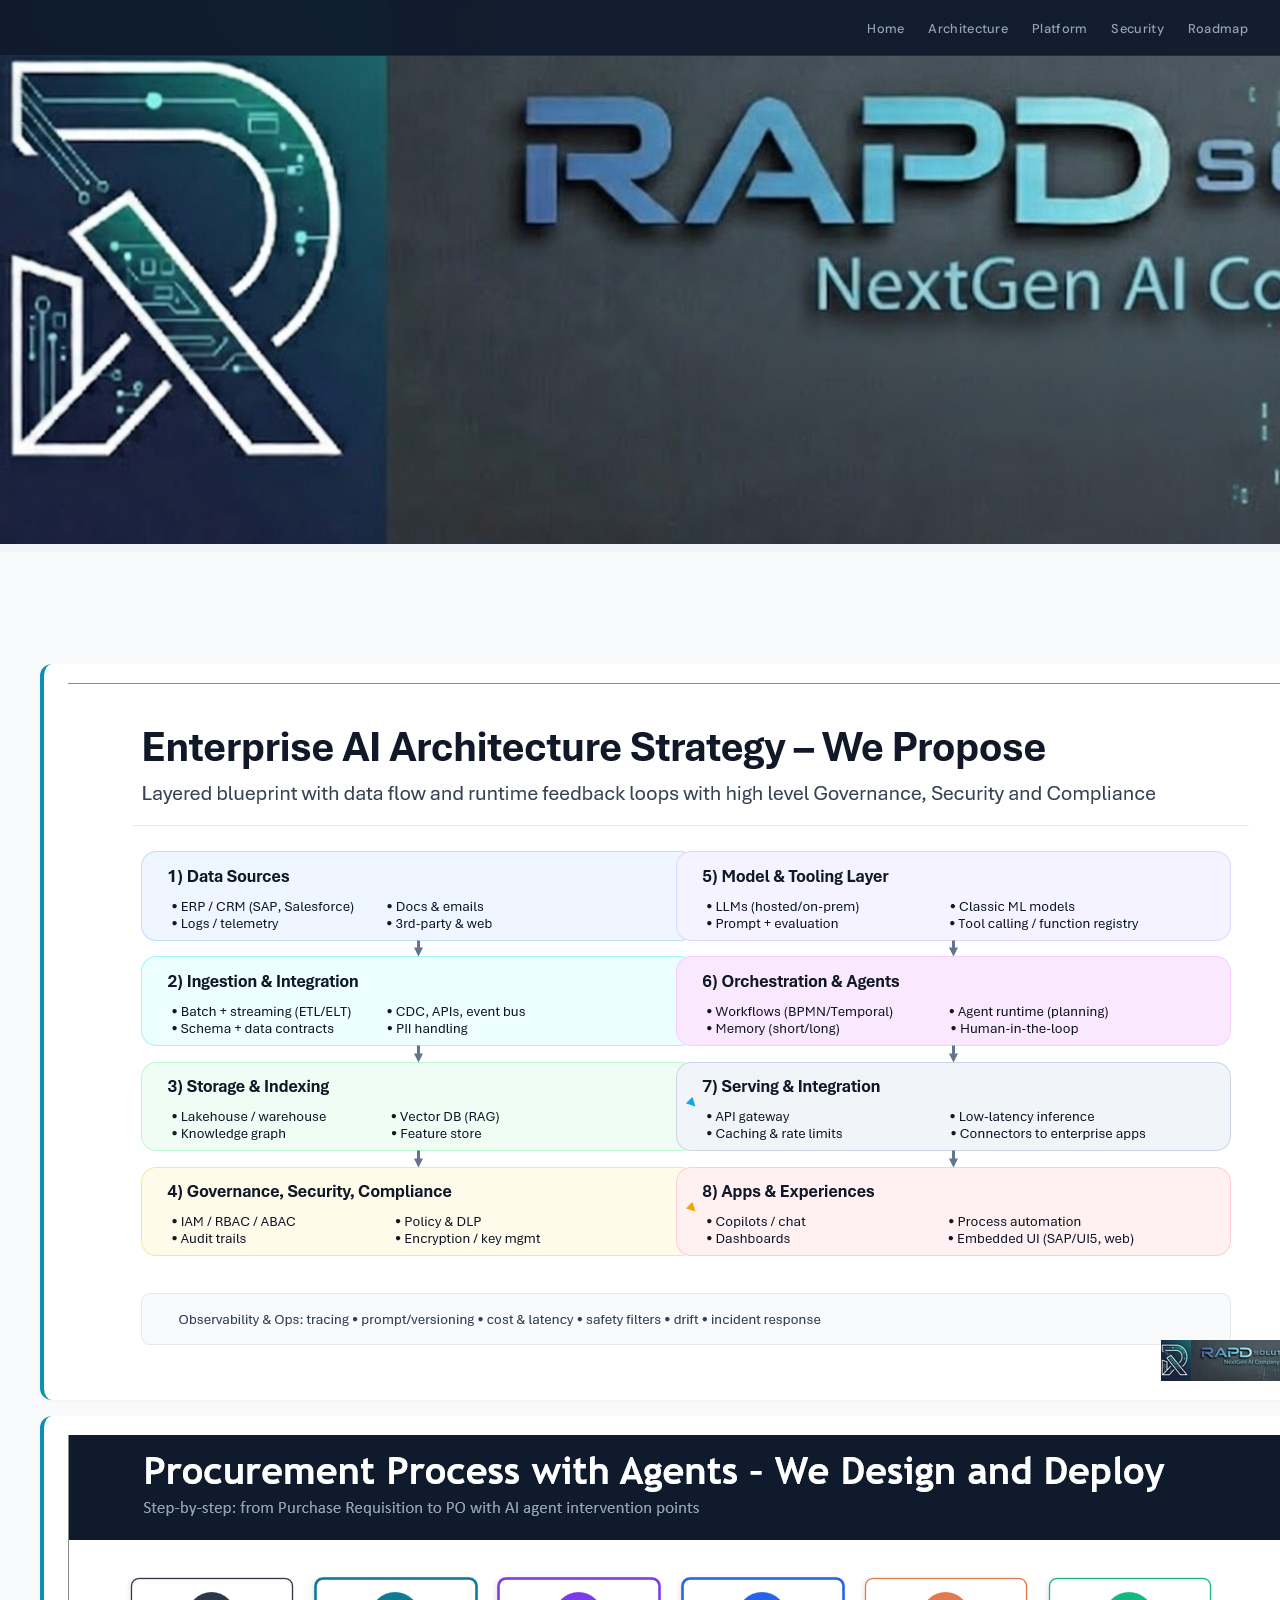
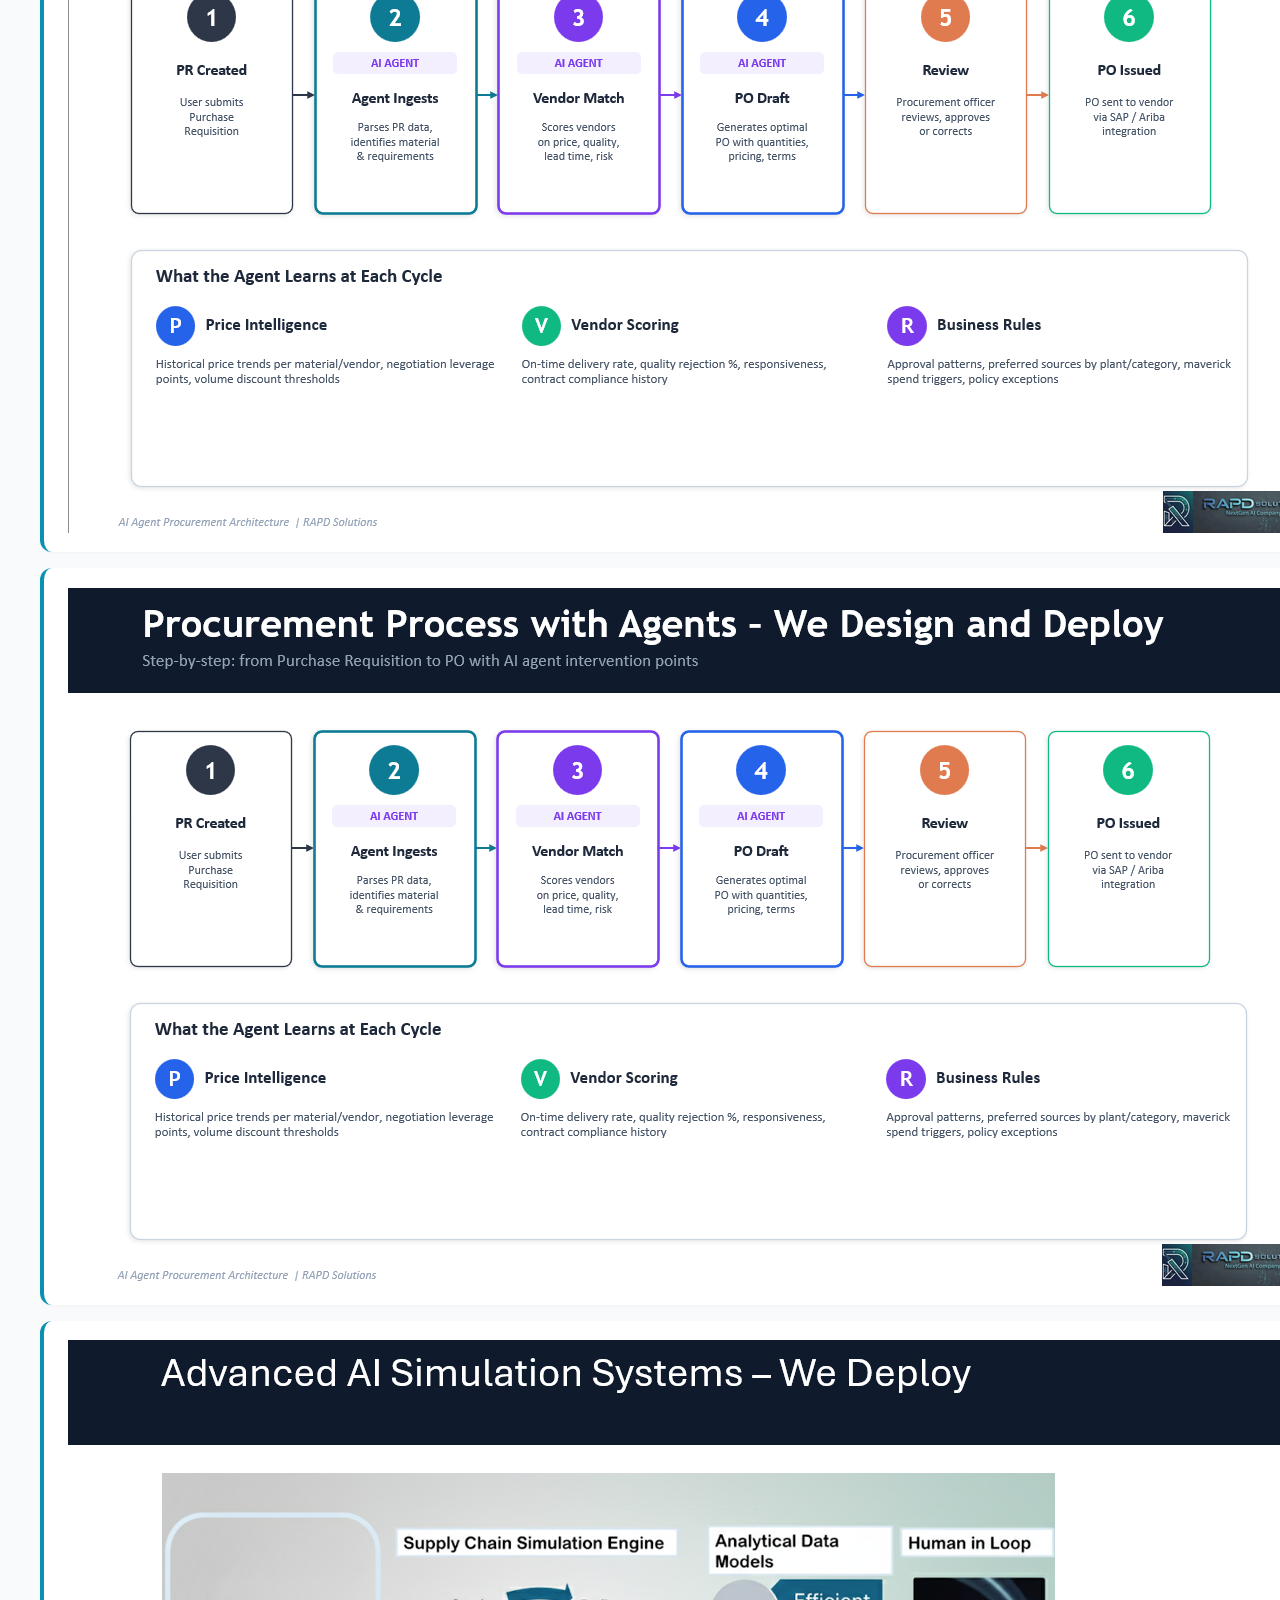
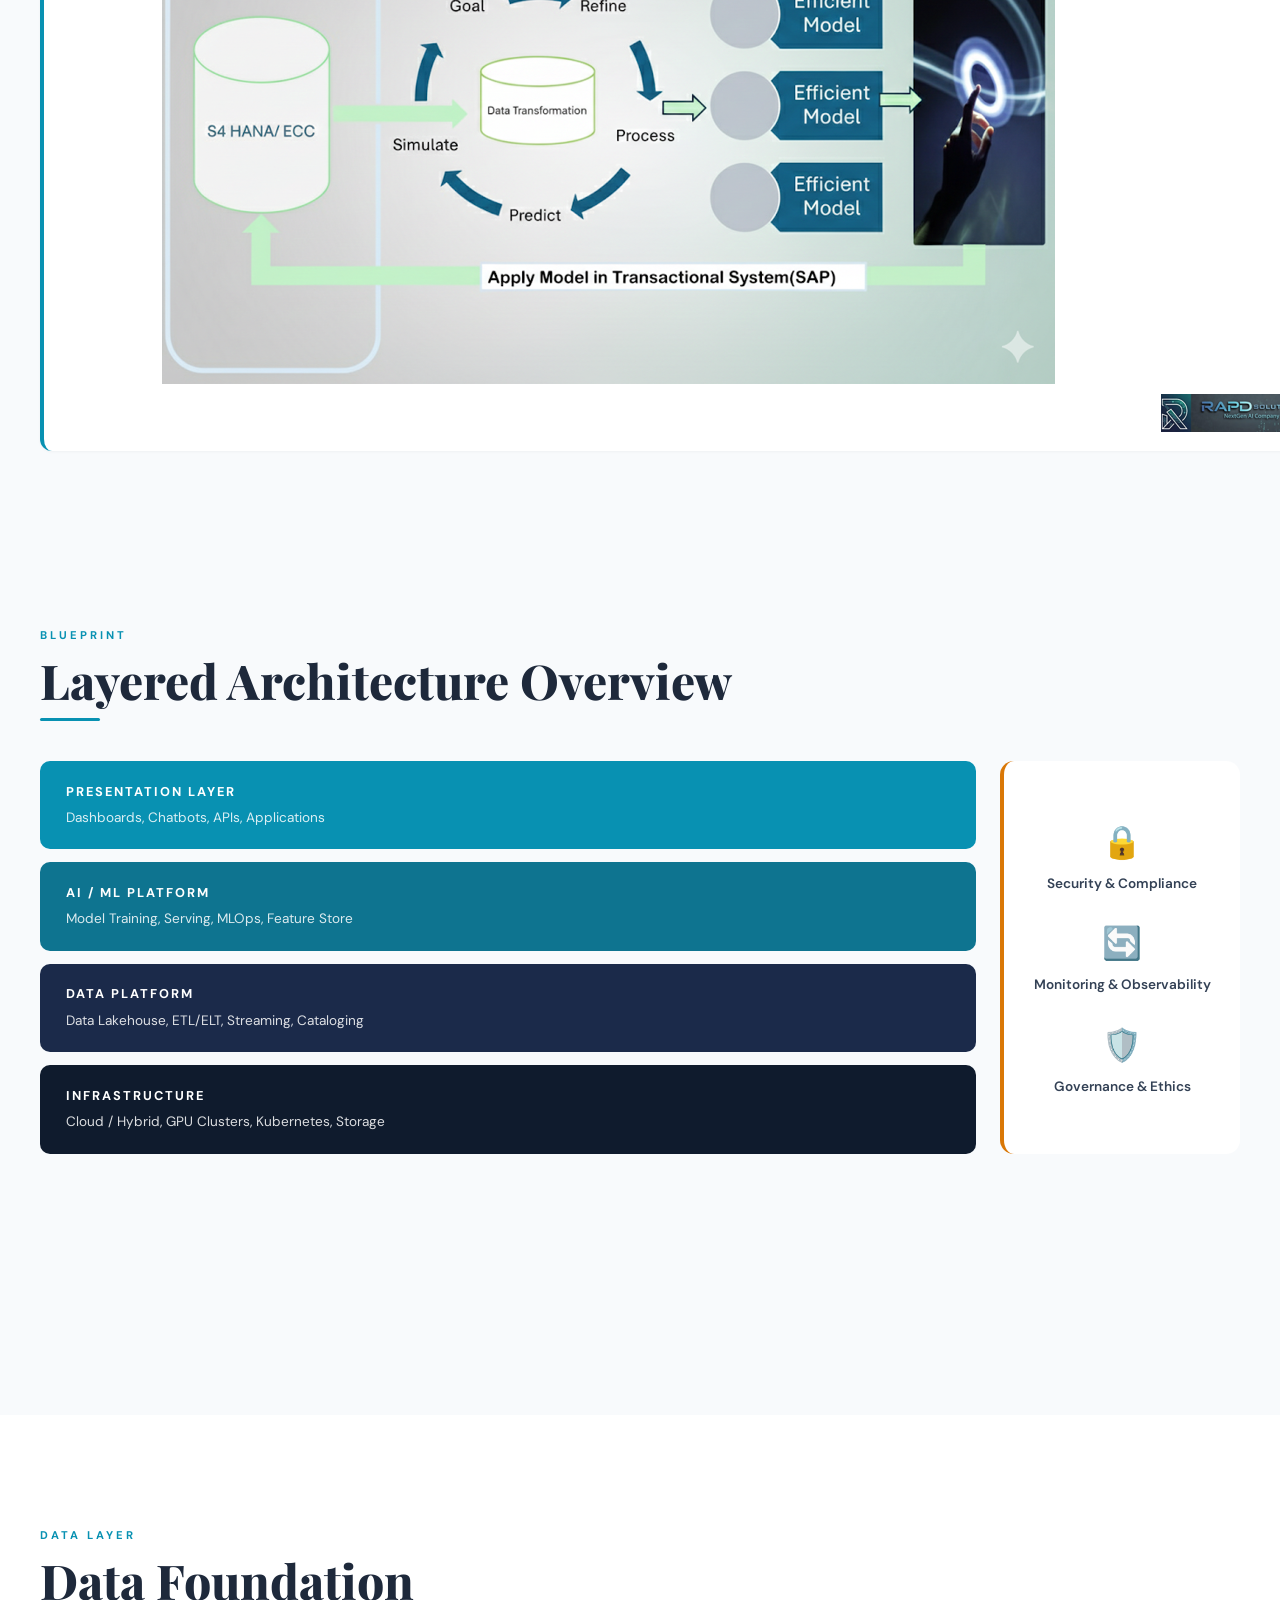
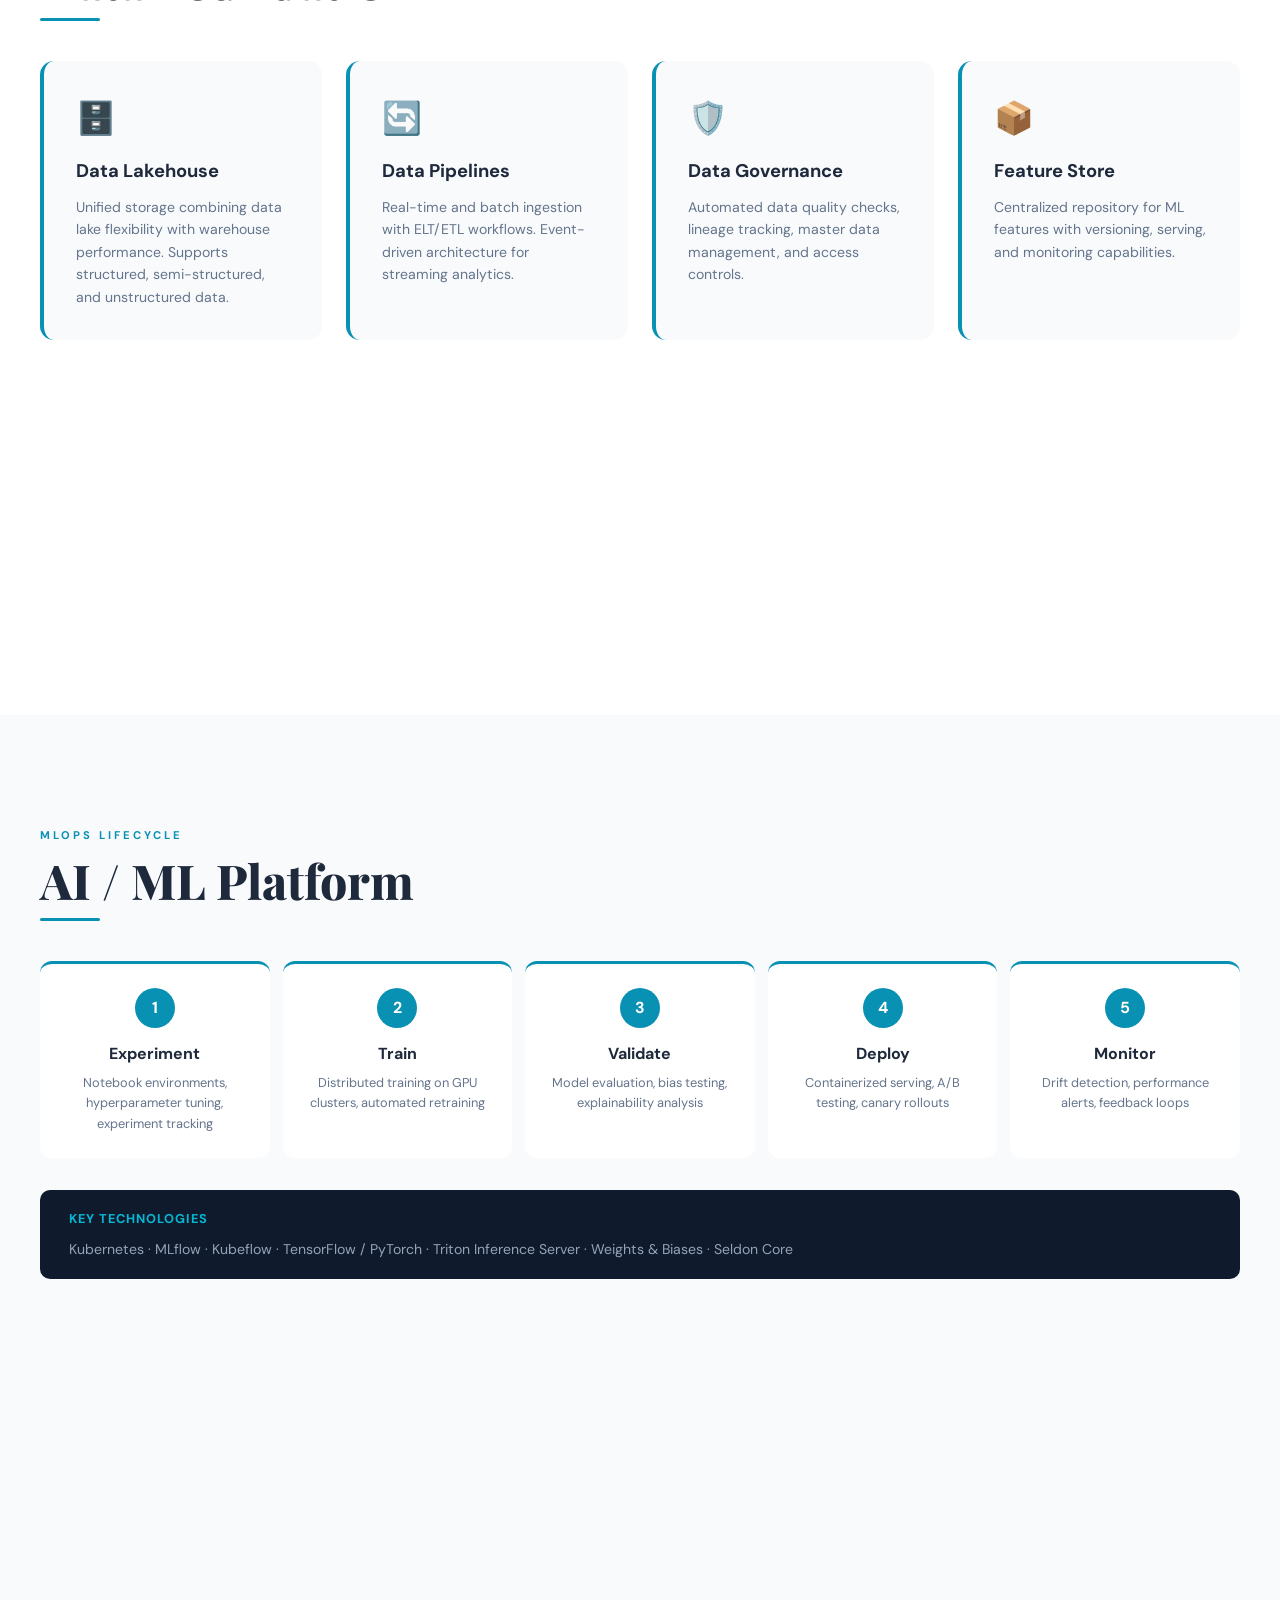
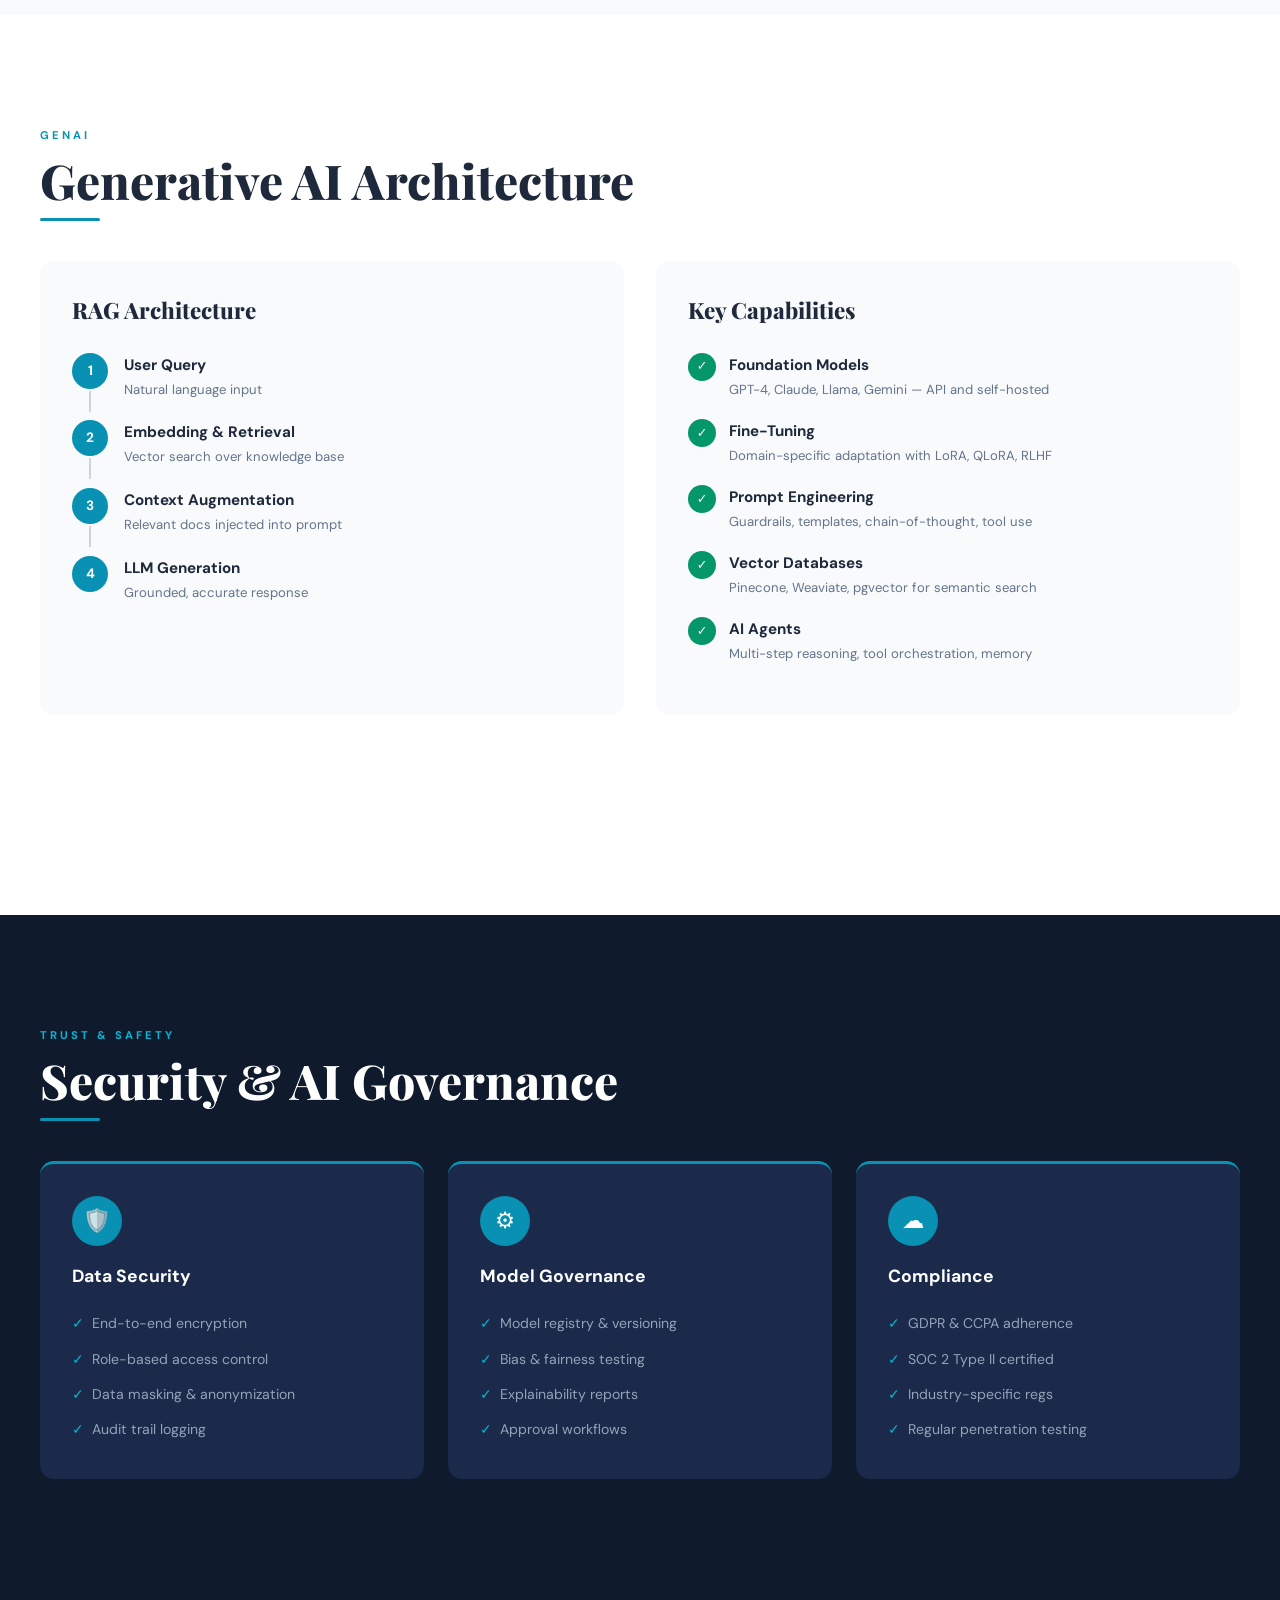
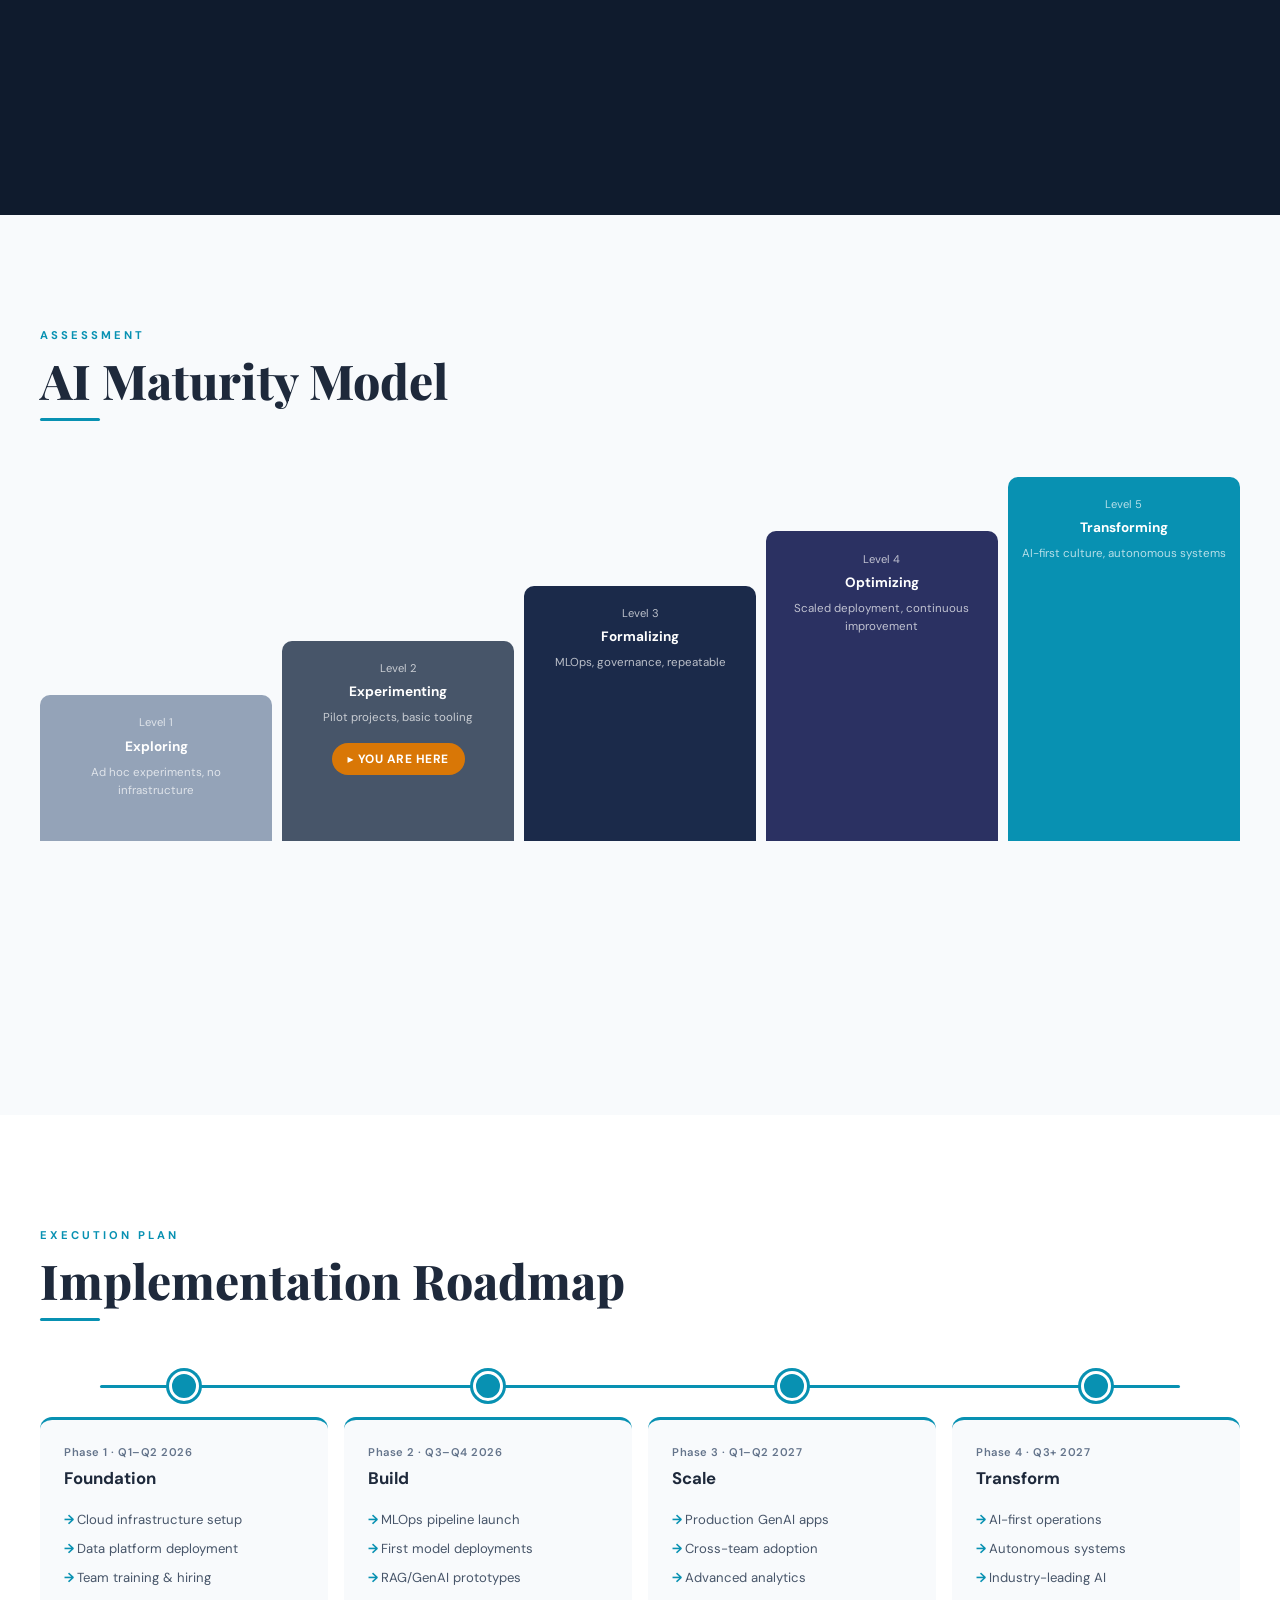
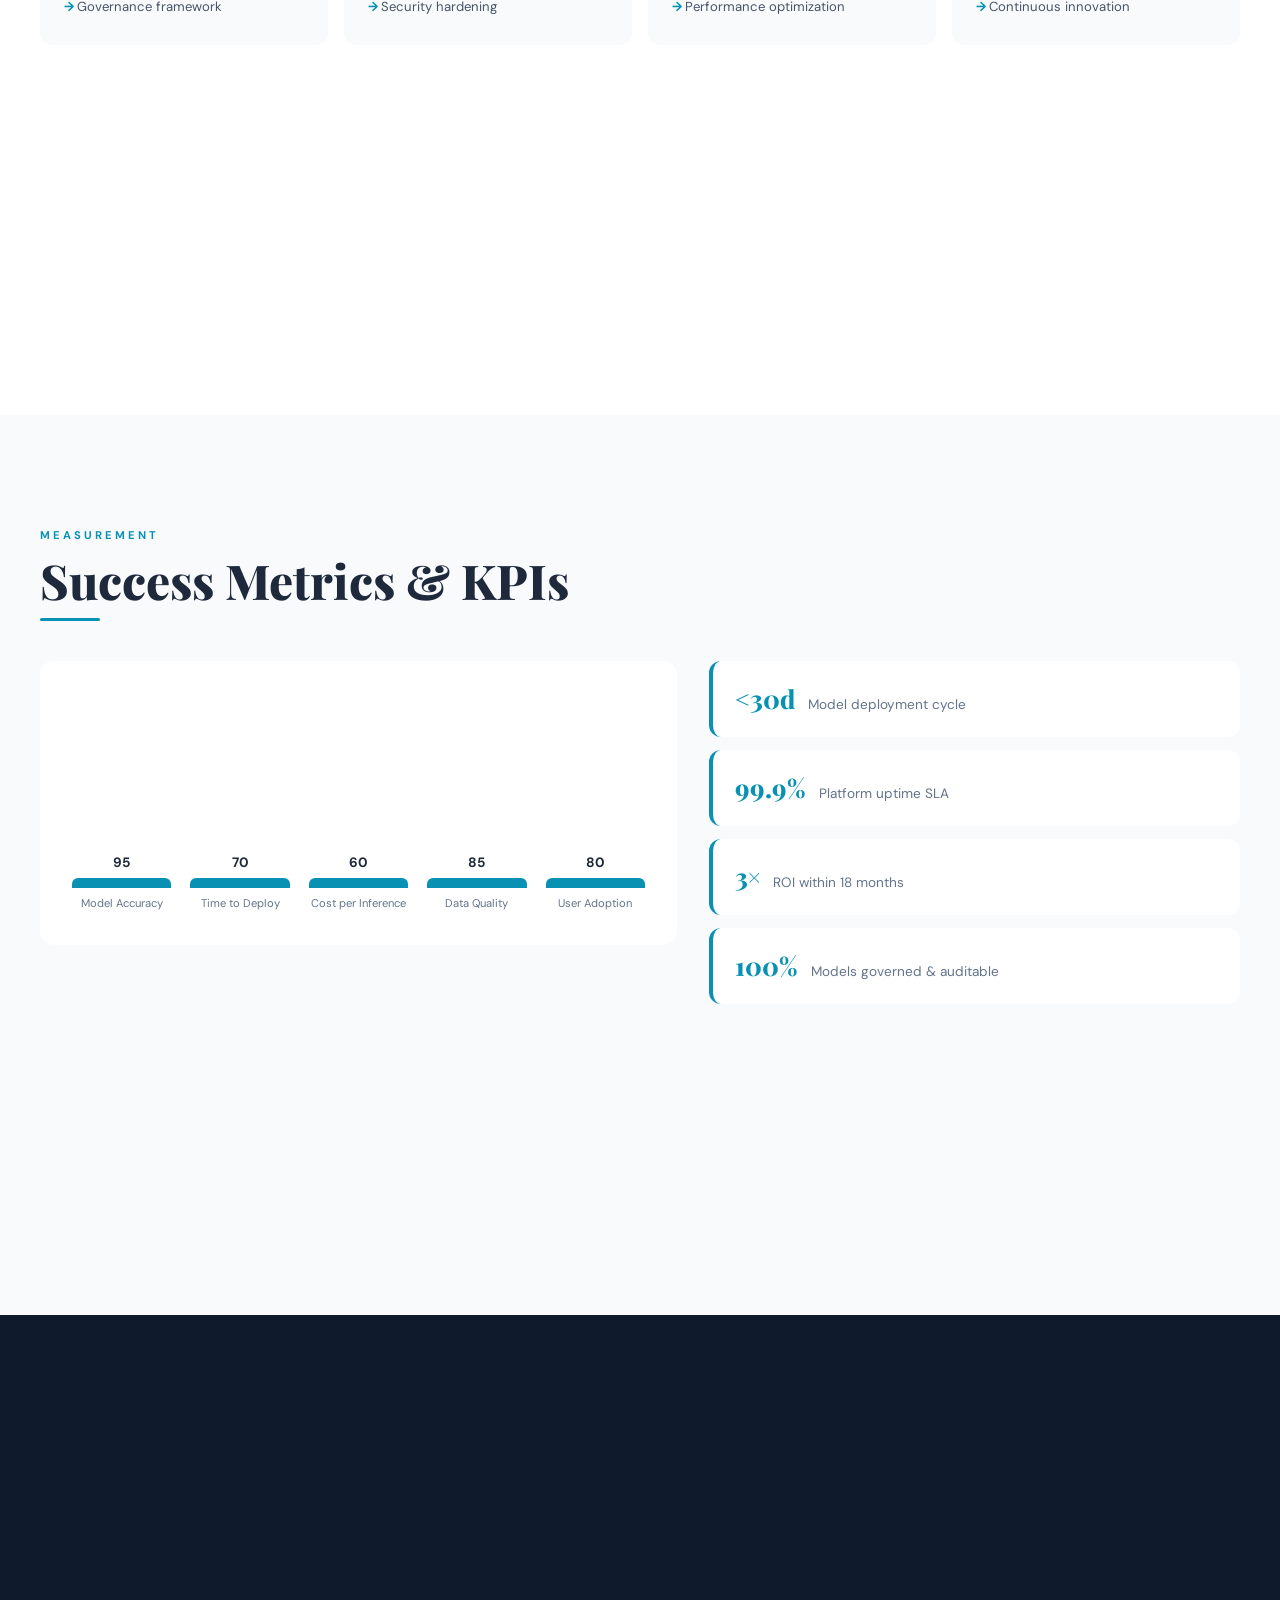
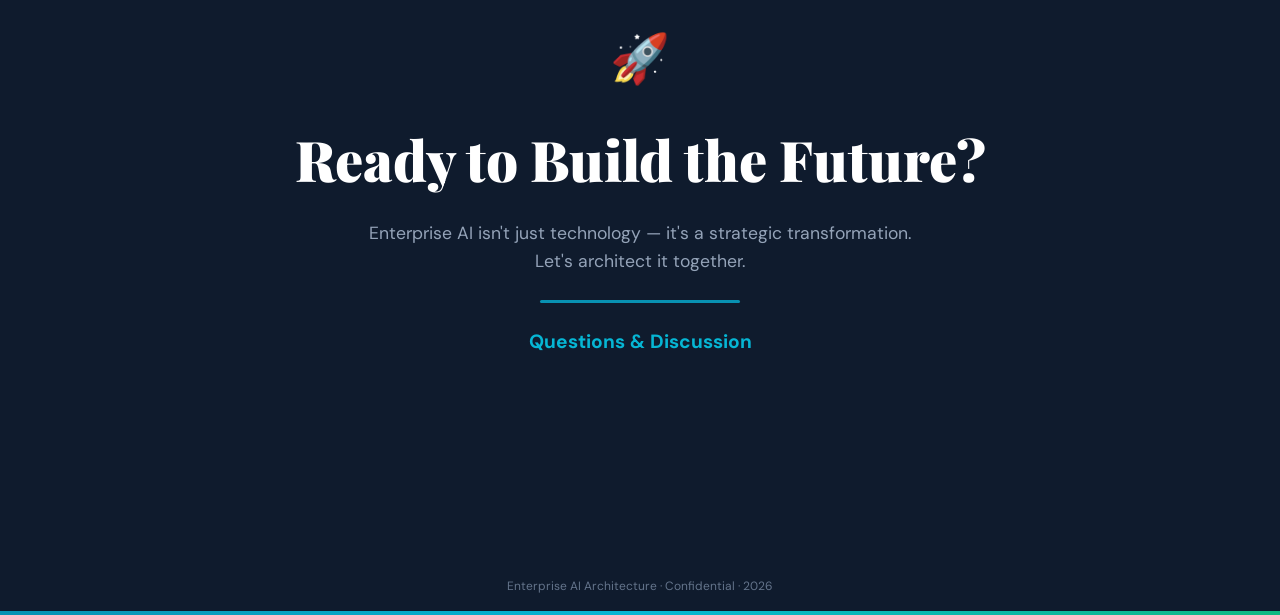
<file: index1.html>
<!DOCTYPE html>
<html lang="en">
<head>
<meta charset="UTF-8">
<meta name="viewport" content="width=device-width, initial-scale=1.0">
<title>RAPD AI Solutions — Enterprise AI Architecture</title>
<link href="https://fonts.googleapis.com/css2?family=DM+Sans:ital,wght@0,400;0,500;0,700&family=Playfair+Display:wght@700;800;900&family=JetBrains+Mono:wght@400;500&display=swap" rel="stylesheet">
<style>
  :root {
    --navy: #0F1B2D;
    --navy-mid: #1B2A4A;
    --navy-light: #2B3162;
    --teal: #0891B2;
    --teal-dark: #0E7490;
    --teal-light: #06B6D4;
    --teal-bg: #E0F7FA;
    --copper: #C2652A;
    --copper-bg: #FDF0EA;
    --green: #059669;
    --green-light: #10B981;
    --purple: #7C3AED;
    --red: #DC2626;
    --amber: #D97706;
    --white: #FFFFFF;
    --off-white: #F0F4F8;
    --gray-100: #F8FAFC;
    --gray-200: #E2E8F0;
    --gray-300: #CBD5E1;
    --gray-400: #94A3B8;
    --gray-500: #64748B;
    --gray-600: #475569;
    --gray-700: #334155;
    --gray-800: #1E293B;
    --blue: #2563EB;
    --font-display: 'Playfair Display', Georgia, serif;
    --font-body: 'DM Sans', system-ui, sans-serif;
    --font-mono: 'JetBrains Mono', monospace;
  }

  * { margin: 0; padding: 0; box-sizing: border-box; }

  html { scroll-behavior: smooth; }

  body {
    font-family: var(--font-body);
    background: var(--off-white);
    color: var(--gray-800);
    line-height: 1.6;
    overflow-x: hidden;
  }

  /* ===== NAV ===== */
  nav {
    position: fixed; top: 0; left: 0; right: 0; z-index: 100;
    background: rgba(15, 27, 45, 0.95);
    backdrop-filter: blur(12px);
    border-bottom: 1px solid rgba(8, 145, 178, 0.2);
    padding: 0 2rem;
    height: 56px;
    display: flex; align-items: center; justify-content: space-between;
  }
  nav .logo {
    font-family: var(--font-body);
    font-weight: 700; font-size: 0.95rem;
    color: var(--white);
    letter-spacing: 0.5px;
  }
  nav .logo span { color: var(--teal); }
  nav ul {
    list-style: none; display: flex; gap: 1.5rem;
  }
  nav ul li a {
    color: var(--gray-400); text-decoration: none;
    font-size: 0.8rem; font-weight: 500;
    letter-spacing: 0.3px;
    transition: color 0.2s;
  }
  nav ul li a:hover { color: var(--teal-light); }

  /* ===== SECTIONS ===== */
  section {
    min-height: 100vh;
    padding: 7rem 2rem 4rem;
    position: relative;
  }
  .container {
    max-width: 1200px;
    margin: 0 auto;
  }

  /* ===== HERO (Slide 1) ===== */
  .hero {
    background: var(--navy);
    display: flex; align-items: center; justify-content: center;
    text-align: center;
    position: relative;
    overflow: hidden;
  }
  .hero::before {
    content: '';
    position: absolute; top: 0; left: 0; right: 0;
    height: 4px;
    background: linear-gradient(90deg, var(--teal), var(--teal-light), var(--green-light));
  }
  .hero::after {
    content: '';
    position: absolute; inset: 0;
    background: radial-gradient(ellipse at 30% 50%, rgba(8,145,178,0.08) 0%, transparent 60%),
                radial-gradient(ellipse at 70% 80%, rgba(124,58,237,0.05) 0%, transparent 50%);
  }
  .hero-content { position: relative; z-index: 1; }
  .hero .brain-icon {
    width: 80px; height: 80px;
    margin: 0 auto 2rem;
    background: var(--teal);
    border-radius: 50%;
    display: flex; align-items: center; justify-content: center;
    font-size: 2.5rem;
    animation: float 3s ease-in-out infinite;
  }
  @keyframes float {
    0%, 100% { transform: translateY(0); }
    50% { transform: translateY(-8px); }
  }
  .hero h1 {
    font-family: var(--font-display);
    font-size: clamp(2.5rem, 6vw, 4.5rem);
    font-weight: 900;
    color: var(--white);
    line-height: 1.1;
    margin-bottom: 1.2rem;
  }
  .hero .subtitle {
    font-size: 1.15rem;
    color: var(--gray-400);
    max-width: 550px;
    margin: 0 auto 3rem;
  }
  .hero .badge {
    display: inline-block;
    padding: 0.4rem 1.2rem;
    border: 1px solid rgba(8,145,178,0.3);
    border-radius: 999px;
    color: var(--gray-400);
    font-size: 0.75rem;
    letter-spacing: 1px;
    text-transform: uppercase;
  }

  /* ===== AGENDA (Slide 2) ===== */
  .agenda { background: var(--gray-100); }
  .section-label {
    font-size: 0.7rem; font-weight: 700;
    letter-spacing: 3px; text-transform: uppercase;
    color: var(--teal);
    margin-bottom: 0.5rem;
  }
  .section-title {
    font-family: var(--font-display);
    font-size: clamp(2rem, 4vw, 3rem);
    font-weight: 800;
    color: var(--gray-800);
    margin-bottom: 2.5rem;
    line-height: 1.15;
  }
  .section-title::after {
    content: '';
    display: block;
    width: 60px; height: 3px;
    background: var(--teal);
    margin-top: 0.6rem;
    border-radius: 2px;
  }
  .agenda-grid {
    display: grid;
    gap: 1rem;
    max-width: 700px;
  }
  .agenda-item {
    display: flex; align-items: center; gap: 1.2rem;
    padding: 1.2rem 1.5rem;
    background: var(--white);
    border-radius: 12px;
    border-left: 4px solid var(--teal);
    box-shadow: 0 1px 3px rgba(0,0,0,0.04);
    transition: transform 0.2s, box-shadow 0.2s;
  }
  .agenda-item:hover {
    transform: translateX(4px);
    box-shadow: 0 4px 12px rgba(0,0,0,0.06);
  }
  .agenda-num {
    width: 42px; height: 42px; flex-shrink: 0;
    background: var(--teal);
    color: var(--white);
    border-radius: 50%;
    display: flex; align-items: center; justify-content: center;
    font-weight: 700; font-size: 0.9rem;
  }
  .agenda-text h3 { font-size: 1rem; font-weight: 700; color: var(--gray-800); }
  .agenda-text p { font-size: 0.85rem; color: var(--gray-500); margin-top: 0.15rem; }

  /* ===== WHY AI (Slide 3) ===== */
  .why-ai { background: var(--gray-100); }
  .stats-row {
    display: grid;
    grid-template-columns: repeat(auto-fit, minmax(260px, 1fr));
    gap: 1.5rem;
    margin-bottom: 2.5rem;
  }
  .stat-card {
    background: var(--white);
    border-radius: 14px;
    padding: 2rem 1.8rem;
    text-align: center;
    border-top: 4px solid var(--teal);
    box-shadow: 0 2px 8px rgba(0,0,0,0.04);
    transition: transform 0.2s;
  }
  .stat-card:hover { transform: translateY(-4px); }
  .stat-card .icon {
    font-size: 2rem;
    color: var(--teal);
    margin-bottom: 0.8rem;
  }
  .stat-card .number {
    font-family: var(--font-display);
    font-size: 3rem; font-weight: 900;
    color: var(--teal);
    line-height: 1;
    margin-bottom: 0.5rem;
  }
  .stat-card .label {
    font-size: 0.9rem; color: var(--gray-500);
  }
  .callout {
    background: var(--white);
    border-left: 4px solid var(--amber);
    padding: 1.2rem 1.5rem;
    border-radius: 0 10px 10px 0;
    font-style: italic;
    color: var(--gray-600);
    font-size: 0.95rem;
  }

  /* ===== LAYERED ARCHITECTURE (Slide 4) ===== */
  .architecture { background: var(--gray-100); }
  .arch-layout {
    display: grid;
    grid-template-columns: 1fr 240px;
    gap: 1.5rem;
  }
  @media (max-width: 768px) {
    .arch-layout { grid-template-columns: 1fr; }
  }
  .arch-layers { display: grid; gap: 0.8rem; }
  .arch-layer {
    padding: 1.3rem 1.6rem;
    border-radius: 10px;
    color: var(--white);
    transition: transform 0.2s;
  }
  .arch-layer:hover { transform: translateX(6px); }
  .arch-layer h3 {
    font-size: 0.8rem; font-weight: 700;
    letter-spacing: 2px; text-transform: uppercase;
    margin-bottom: 0.3rem;
  }
  .arch-layer p { font-size: 0.85rem; opacity: 0.85; }
  .layer-1 { background: var(--teal); }
  .layer-2 { background: var(--teal-dark); }
  .layer-3 { background: var(--navy-mid); }
  .layer-4 { background: var(--navy); }

  .arch-sidebar {
    background: var(--white);
    border-radius: 14px;
    padding: 1.5rem;
    border-left: 4px solid var(--amber);
    display: flex; flex-direction: column; gap: 1.5rem;
    justify-content: center;
  }
  .sidebar-item { text-align: center; }
  .sidebar-item .icon { font-size: 2rem; color: var(--teal); margin-bottom: 0.3rem; }
  .sidebar-item h4 { font-size: 0.85rem; color: var(--gray-700); font-weight: 600; }

  /* ===== DATA FOUNDATION (Slide 5) ===== */
  .data-foundation { background: var(--white); }
  .cards-grid {
    display: grid;
    grid-template-columns: repeat(auto-fit, minmax(280px, 1fr));
    gap: 1.5rem;
  }
  .card {
    background: var(--gray-100);
    border-radius: 14px;
    padding: 2rem;
    border-left: 4px solid var(--teal);
    transition: transform 0.2s, box-shadow 0.2s;
  }
  .card:hover {
    transform: translateY(-3px);
    box-shadow: 0 8px 24px rgba(0,0,0,0.06);
  }
  .card .card-icon { font-size: 2rem; margin-bottom: 0.8rem; }
  .card h3 {
    font-size: 1.15rem; font-weight: 700;
    color: var(--gray-800);
    margin-bottom: 0.6rem;
  }
  .card p { font-size: 0.88rem; color: var(--gray-500); line-height: 1.6; }

  /* ===== AI/ML PLATFORM (Slide 6) ===== */
  .ml-platform { background: var(--gray-100); }
  .process-flow {
    display: grid;
    grid-template-columns: repeat(5, 1fr);
    gap: 0.8rem;
    margin-bottom: 2rem;
    position: relative;
  }
  @media (max-width: 768px) {
    .process-flow { grid-template-columns: repeat(2, 1fr); }
  }
  .process-step {
    text-align: center;
    background: var(--white);
    border-radius: 12px;
    padding: 1.5rem 1rem;
    border-top: 3px solid var(--teal);
    position: relative;
  }
  .process-step .step-num {
    width: 40px; height: 40px;
    background: var(--teal);
    color: var(--white);
    border-radius: 50%;
    display: flex; align-items: center; justify-content: center;
    font-weight: 700; font-size: 1rem;
    margin: 0 auto 0.8rem;
  }
  .process-step h4 { font-size: 1rem; font-weight: 700; color: var(--gray-800); margin-bottom: 0.4rem; }
  .process-step p { font-size: 0.8rem; color: var(--gray-500); }
  .tech-bar {
    background: var(--navy);
    color: var(--white);
    border-radius: 10px;
    padding: 1.2rem 1.8rem;
  }
  .tech-bar h4 {
    color: var(--teal-light);
    font-size: 0.8rem; font-weight: 700;
    letter-spacing: 1px; text-transform: uppercase;
    margin-bottom: 0.5rem;
  }
  .tech-bar p { font-size: 0.88rem; color: var(--gray-400); }

  /* ===== GEN AI (Slide 7) ===== */
  .gen-ai { background: var(--white); }
  .two-col {
    display: grid;
    grid-template-columns: 1fr 1fr;
    gap: 2rem;
  }
  @media (max-width: 768px) { .two-col { grid-template-columns: 1fr; } }
  .panel {
    background: var(--gray-100);
    border-radius: 14px;
    padding: 2rem;
  }
  .panel h3 {
    font-family: var(--font-display);
    font-size: 1.4rem; font-weight: 800;
    color: var(--gray-800);
    margin-bottom: 1.5rem;
  }
  .rag-step {
    display: flex; align-items: flex-start; gap: 1rem;
    margin-bottom: 1.3rem;
    position: relative;
  }
  .rag-step::after {
    content: '';
    position: absolute;
    left: 17px; top: 38px; bottom: -12px;
    width: 2px;
    background: var(--gray-300);
  }
  .rag-step:last-child::after { display: none; }
  .rag-num {
    width: 36px; height: 36px; flex-shrink: 0;
    background: var(--teal);
    color: var(--white);
    border-radius: 50%;
    display: flex; align-items: center; justify-content: center;
    font-weight: 700; font-size: 0.85rem;
    position: relative; z-index: 1;
  }
  .rag-step h4 { font-size: 0.95rem; font-weight: 700; color: var(--gray-800); }
  .rag-step p { font-size: 0.82rem; color: var(--gray-500); margin-top: 0.1rem; }
  .cap-item {
    display: flex; align-items: flex-start; gap: 0.8rem;
    margin-bottom: 1.2rem;
  }
  .cap-check {
    width: 28px; height: 28px; flex-shrink: 0;
    background: var(--green);
    color: var(--white);
    border-radius: 50%;
    display: flex; align-items: center; justify-content: center;
    font-size: 0.8rem; font-weight: 700;
  }
  .cap-item h4 { font-size: 0.95rem; font-weight: 700; color: var(--gray-800); }
  .cap-item p { font-size: 0.82rem; color: var(--gray-500); margin-top: 0.1rem; }

  /* ===== SECURITY (Slide 8) ===== */
  .security {
    background: var(--navy);
    color: var(--white);
  }
  .security .section-title { color: var(--white); }
  .security .section-title::after { background: var(--teal); }
  .sec-grid {
    display: grid;
    grid-template-columns: repeat(auto-fit, minmax(280px, 1fr));
    gap: 1.5rem;
  }
  .sec-card {
    background: var(--navy-mid);
    border-radius: 14px;
    padding: 2rem;
    border-top: 3px solid var(--teal);
  }
  .sec-card .icon {
    width: 50px; height: 50px;
    background: var(--teal);
    border-radius: 50%;
    display: flex; align-items: center; justify-content: center;
    font-size: 1.4rem;
    margin-bottom: 1rem;
  }
  .sec-card h3 { font-size: 1.1rem; font-weight: 700; margin-bottom: 1rem; }
  .sec-card ul { list-style: none; }
  .sec-card ul li {
    padding: 0.4rem 0;
    font-size: 0.88rem;
    color: var(--gray-400);
    display: flex; align-items: center; gap: 0.5rem;
  }
  .sec-card ul li::before {
    content: '✓';
    color: var(--teal-light);
    font-weight: 700;
  }

  /* ===== MATURITY (Slide 9) ===== */
  .maturity { background: var(--gray-100); }
  .maturity-bars {
    display: flex;
    align-items: flex-end;
    gap: 0.6rem;
    height: 380px;
    padding-top: 1rem;
  }
  @media (max-width: 768px) {
    .maturity-bars { height: 300px; }
  }
  .maturity-bar {
    flex: 1;
    border-radius: 10px 10px 0 0;
    padding: 1.2rem 0.8rem;
    display: flex; flex-direction: column;
    justify-content: flex-start;
    align-items: center;
    text-align: center;
    color: var(--white);
    position: relative;
    transition: transform 0.2s;
  }
  .maturity-bar:hover { transform: translateY(-4px); }
  .maturity-bar .level-label {
    font-size: 0.7rem; opacity: 0.7;
    margin-bottom: 0.2rem;
  }
  .maturity-bar h4 { font-size: 0.85rem; font-weight: 700; margin-bottom: 0.4rem; }
  .maturity-bar p { font-size: 0.72rem; opacity: 0.7; }
  .bar-1 { height: 40%; background: var(--gray-400); }
  .bar-2 { height: 55%; background: var(--gray-600); }
  .bar-3 { height: 70%; background: var(--navy-mid); }
  .bar-4 { height: 85%; background: var(--navy-light); }
  .bar-5 { height: 100%; background: var(--teal); }
  .you-are-here {
    display: inline-block;
    margin-top: 1rem;
    padding: 0.4rem 1rem;
    background: var(--amber);
    color: var(--white);
    border-radius: 999px;
    font-size: 0.75rem;
    font-weight: 700;
    letter-spacing: 0.5px;
  }

  /* ===== ROADMAP (Slide 10) ===== */
  .roadmap { background: var(--white); }
  .timeline {
    display: grid;
    grid-template-columns: repeat(4, 1fr);
    gap: 1rem;
    position: relative;
  }
  @media (max-width: 768px) {
    .timeline { grid-template-columns: repeat(2, 1fr); }
  }
  .timeline::before {
    content: '';
    position: absolute;
    top: 24px; left: 5%; right: 5%;
    height: 3px;
    background: var(--teal);
    border-radius: 2px;
  }
  .phase {
    position: relative;
    padding-top: 3.5rem;
  }
  .phase-dot {
    position: absolute;
    top: 10px; left: 50%;
    transform: translateX(-50%);
    width: 30px; height: 30px;
    border-radius: 50%;
    background: var(--teal);
    border: 3px solid var(--white);
    box-shadow: 0 0 0 3px var(--teal);
  }
  .phase-card {
    background: var(--gray-100);
    border-radius: 12px;
    padding: 1.5rem;
    border-top: 3px solid var(--teal);
  }
  .phase-label {
    font-size: 0.7rem; color: var(--gray-500);
    font-weight: 600; letter-spacing: 0.5px;
    margin-bottom: 0.2rem;
  }
  .phase-card h4 {
    font-size: 1.05rem; font-weight: 700;
    color: var(--gray-800);
    margin-bottom: 0.8rem;
  }
  .phase-card ul { list-style: none; }
  .phase-card ul li {
    font-size: 0.82rem; color: var(--gray-600);
    padding: 0.25rem 0;
  }
  .phase-card ul li::before {
    content: '→ ';
    color: var(--teal);
    font-weight: 700;
  }

  /* ===== METRICS (Slide 11) ===== */
  .metrics { background: var(--gray-100); }
  .metrics-layout {
    display: grid;
    grid-template-columns: 1.2fr 1fr;
    gap: 2rem;
    align-items: start;
  }
  @media (max-width: 768px) {
    .metrics-layout { grid-template-columns: 1fr; }
  }
  .bar-chart {
    background: var(--white);
    border-radius: 14px;
    padding: 2rem;
  }
  .chart-bars { display: flex; align-items: flex-end; gap: 1.2rem; height: 220px; padding-top: 1rem; }
  .chart-bar {
    flex: 1;
    display: flex; flex-direction: column; align-items: center; justify-content: flex-end;
  }
  .chart-bar .value {
    font-size: 0.85rem; font-weight: 700; color: var(--gray-800);
    margin-bottom: 0.3rem;
  }
  .chart-bar .bar-fill {
    width: 100%;
    background: var(--teal);
    border-radius: 6px 6px 0 0;
    min-height: 10px;
    transition: height 0.8s ease;
  }
  .chart-bar .bar-label {
    font-size: 0.7rem; color: var(--gray-500);
    margin-top: 0.4rem; text-align: center;
  }
  .kpi-stack { display: grid; gap: 0.8rem; }
  .kpi-item {
    background: var(--white);
    border-radius: 12px;
    padding: 1.1rem 1.4rem;
    border-left: 4px solid var(--teal);
    display: flex; align-items: baseline; gap: 0.8rem;
  }
  .kpi-item .kpi-value {
    font-family: var(--font-display);
    font-size: 1.6rem; font-weight: 800;
    color: var(--teal);
  }
  .kpi-item .kpi-label { font-size: 0.85rem; color: var(--gray-500); }

  /* ===== CTA / CLOSING (Slide 12) ===== */
  .closing {
    background: var(--navy);
    color: var(--white);
    text-align: center;
    display: flex; align-items: center;
    position: relative;
    overflow: hidden;
  }
  .closing::before {
    content: '';
    position: absolute; bottom: 0; left: 0; right: 0;
    height: 4px;
    background: linear-gradient(90deg, var(--teal), var(--teal-light), var(--green-light));
  }
  .closing h2 {
    font-family: var(--font-display);
    font-size: clamp(2rem, 5vw, 3.5rem);
    font-weight: 900;
    margin-bottom: 1rem;
  }
  .closing .tagline {
    font-size: 1.1rem;
    color: var(--gray-400);
    max-width: 600px;
    margin: 0 auto 1.5rem;
  }
  .closing .divider {
    width: 200px; height: 3px;
    background: var(--teal);
    margin: 0 auto 1.5rem;
    border-radius: 2px;
  }
  .closing .cta-text {
    font-size: 1.2rem;
    font-weight: 700;
    color: var(--teal-light);
  }
  .closing .footer-line {
    position: absolute;
    bottom: 1.2rem;
    left: 0; right: 0;
    font-size: 0.75rem;
    color: var(--gray-500);
  }

  /* ===== SCROLL ANIMATIONS ===== */
  .fade-up {
    opacity: 0;
    transform: translateY(30px);
    transition: opacity 0.6s ease, transform 0.6s ease;
  }
  .fade-up.visible {
    opacity: 1;
    transform: translateY(0);
  }
  .stagger-1 { transition-delay: 0.1s; }
  .stagger-2 { transition-delay: 0.2s; }
  .stagger-3 { transition-delay: 0.3s; }
  .stagger-4 { transition-delay: 0.4s; }
  .stagger-5 { transition-delay: 0.5s; }
  .stagger-6 { transition-delay: 0.6s; }
</style>
</head>
<body>

<!-- NAV -->
<nav>
  <div class="logo"></span></div>
  <ul>
    <li><a href="#hero">Home</a></li>
    <li><a href="#architecture">Architecture</a></li>
    <li><a href="#platform">Platform</a></li>
    <li><a href="#security">Security</a></li>
    <li><a href="#roadmap">Roadmap</a></li>
  </ul>
</nav>
<img src="RAPDSolutions_Logo_New.jpg" alt="RAPD Solutions">
<!-- SLIDE 2: AGENDA -->
<section class="agenda" id="agenda">
  <div class="container">
    <div class="agenda-grid">
      <div class="agenda-item fade-up stagger-1">
        <img src="wepropose.png" alt="RAPD Solutions">
      </div>
      <div class="agenda-item fade-up stagger-2">
          <img src="wesimulate.png" alt="RAPD Solutions">
      </div>
      <div class="agenda-item fade-up stagger-3">
            <img src="wedesigndeploy.png" alt="RAPD Solutions">
      </div>
      <div class="agenda-item fade-up stagger-4">
            <img src="wedeploy1.png" alt="RAPD Solutions">
      </div>
    </div>
  </div>
</section>


<!-- SLIDE 4: LAYERED ARCHITECTURE -->
<section class="architecture" id="architecture">
  <div class="container">
    <div class="section-label">Blueprint</div>
    <h2 class="section-title fade-up">Layered Architecture Overview</h2>
    <div class="arch-layout">
      <div class="arch-layers">
        <div class="arch-layer layer-1 fade-up stagger-1">
          <h3>Presentation Layer</h3>
          <p>Dashboards, Chatbots, APIs, Applications</p>
        </div>
        <div class="arch-layer layer-2 fade-up stagger-2">
          <h3>AI / ML Platform</h3>
          <p>Model Training, Serving, MLOps, Feature Store</p>
        </div>
        <div class="arch-layer layer-3 fade-up stagger-3">
          <h3>Data Platform</h3>
          <p>Data Lakehouse, ETL/ELT, Streaming, Cataloging</p>
        </div>
        <div class="arch-layer layer-4 fade-up stagger-4">
          <h3>Infrastructure</h3>
          <p>Cloud / Hybrid, GPU Clusters, Kubernetes, Storage</p>
        </div>
      </div>
      <div class="arch-sidebar fade-up stagger-3">
        <div class="sidebar-item"><div class="icon">🔒</div><h4>Security &amp; Compliance</h4></div>
        <div class="sidebar-item"><div class="icon">🔄</div><h4>Monitoring &amp; Observability</h4></div>
        <div class="sidebar-item"><div class="icon">🛡️</div><h4>Governance &amp; Ethics</h4></div>
      </div>
    </div>
  </div>
</section>

<!-- SLIDE 5: DATA FOUNDATION -->
<section class="data-foundation" id="data-foundation">
  <div class="container">
    <div class="section-label">Data Layer</div>
    <h2 class="section-title fade-up">Data Foundation</h2>
    <div class="cards-grid">
      <div class="card fade-up stagger-1">
        <div class="card-icon">🗄️</div>
        <h3>Data Lakehouse</h3>
        <p>Unified storage combining data lake flexibility with warehouse performance. Supports structured, semi-structured, and unstructured data.</p>
      </div>
      <div class="card fade-up stagger-2">
        <div class="card-icon">🔄</div>
        <h3>Data Pipelines</h3>
        <p>Real-time and batch ingestion with ELT/ETL workflows. Event-driven architecture for streaming analytics.</p>
      </div>
      <div class="card fade-up stagger-3">
        <div class="card-icon">🛡️</div>
        <h3>Data Governance</h3>
        <p>Automated data quality checks, lineage tracking, master data management, and access controls.</p>
      </div>
      <div class="card fade-up stagger-4">
        <div class="card-icon">📦</div>
        <h3>Feature Store</h3>
        <p>Centralized repository for ML features with versioning, serving, and monitoring capabilities.</p>
      </div>
    </div>
  </div>
</section>

<!-- SLIDE 6: AI/ML PLATFORM -->
<section class="ml-platform" id="platform">
  <div class="container">
    <div class="section-label">MLOps Lifecycle</div>
    <h2 class="section-title fade-up">AI / ML Platform</h2>
    <div class="process-flow">
      <div class="process-step fade-up stagger-1">
        <div class="step-num">1</div>
        <h4>Experiment</h4>
        <p>Notebook environments, hyperparameter tuning, experiment tracking</p>
      </div>
      <div class="process-step fade-up stagger-2">
        <div class="step-num">2</div>
        <h4>Train</h4>
        <p>Distributed training on GPU clusters, automated retraining</p>
      </div>
      <div class="process-step fade-up stagger-3">
        <div class="step-num">3</div>
        <h4>Validate</h4>
        <p>Model evaluation, bias testing, explainability analysis</p>
      </div>
      <div class="process-step fade-up stagger-4">
        <div class="step-num">4</div>
        <h4>Deploy</h4>
        <p>Containerized serving, A/B testing, canary rollouts</p>
      </div>
      <div class="process-step fade-up stagger-5">
        <div class="step-num">5</div>
        <h4>Monitor</h4>
        <p>Drift detection, performance alerts, feedback loops</p>
      </div>
    </div>
    <div class="tech-bar fade-up">
      <h4>Key Technologies</h4>
      <p>Kubernetes · MLflow · Kubeflow · TensorFlow / PyTorch · Triton Inference Server · Weights &amp; Biases · Seldon Core</p>
    </div>
  </div>
</section>

<!-- SLIDE 7: GENERATIVE AI -->
<section class="gen-ai" id="gen-ai">
  <div class="container">
    <div class="section-label">GenAI</div>
    <h2 class="section-title fade-up">Generative AI Architecture</h2>
    <div class="two-col">
      <div class="panel fade-up stagger-1">
        <h3>RAG Architecture</h3>
        <div class="rag-step">
          <div class="rag-num">1</div>
          <div><h4>User Query</h4><p>Natural language input</p></div>
        </div>
        <div class="rag-step">
          <div class="rag-num">2</div>
          <div><h4>Embedding &amp; Retrieval</h4><p>Vector search over knowledge base</p></div>
        </div>
        <div class="rag-step">
          <div class="rag-num">3</div>
          <div><h4>Context Augmentation</h4><p>Relevant docs injected into prompt</p></div>
        </div>
        <div class="rag-step">
          <div class="rag-num">4</div>
          <div><h4>LLM Generation</h4><p>Grounded, accurate response</p></div>
        </div>
      </div>
      <div class="panel fade-up stagger-2">
        <h3>Key Capabilities</h3>
        <div class="cap-item">
          <div class="cap-check">✓</div>
          <div><h4>Foundation Models</h4><p>GPT-4, Claude, Llama, Gemini — API and self-hosted</p></div>
        </div>
        <div class="cap-item">
          <div class="cap-check">✓</div>
          <div><h4>Fine-Tuning</h4><p>Domain-specific adaptation with LoRA, QLoRA, RLHF</p></div>
        </div>
        <div class="cap-item">
          <div class="cap-check">✓</div>
          <div><h4>Prompt Engineering</h4><p>Guardrails, templates, chain-of-thought, tool use</p></div>
        </div>
        <div class="cap-item">
          <div class="cap-check">✓</div>
          <div><h4>Vector Databases</h4><p>Pinecone, Weaviate, pgvector for semantic search</p></div>
        </div>
        <div class="cap-item">
          <div class="cap-check">✓</div>
          <div><h4>AI Agents</h4><p>Multi-step reasoning, tool orchestration, memory</p></div>
        </div>
      </div>
    </div>
  </div>
</section>

<!-- SLIDE 8: SECURITY -->
<section class="security" id="security">
  <div class="container">
    <div class="section-label" style="color: var(--teal-light)">Trust &amp; Safety</div>
    <h2 class="section-title fade-up">Security &amp; AI Governance</h2>
    <div class="sec-grid">
      <div class="sec-card fade-up stagger-1">
        <div class="icon">🛡️</div>
        <h3>Data Security</h3>
        <ul>
          <li>End-to-end encryption</li>
          <li>Role-based access control</li>
          <li>Data masking &amp; anonymization</li>
          <li>Audit trail logging</li>
        </ul>
      </div>
      <div class="sec-card fade-up stagger-2">
        <div class="icon">⚙️</div>
        <h3>Model Governance</h3>
        <ul>
          <li>Model registry &amp; versioning</li>
          <li>Bias &amp; fairness testing</li>
          <li>Explainability reports</li>
          <li>Approval workflows</li>
        </ul>
      </div>
      <div class="sec-card fade-up stagger-3">
        <div class="icon">☁️</div>
        <h3>Compliance</h3>
        <ul>
          <li>GDPR &amp; CCPA adherence</li>
          <li>SOC 2 Type II certified</li>
          <li>Industry-specific regs</li>
          <li>Regular penetration testing</li>
        </ul>
      </div>
    </div>
  </div>
</section>

<!-- SLIDE 9: AI MATURITY -->
<section class="maturity" id="maturity">
  <div class="container">
    <div class="section-label">Assessment</div>
    <h2 class="section-title fade-up">AI Maturity Model</h2>
    <div class="maturity-bars fade-up">
      <div class="maturity-bar bar-1">
        <div class="level-label">Level 1</div>
        <h4>Exploring</h4>
        <p>Ad hoc experiments, no infrastructure</p>
      </div>
      <div class="maturity-bar bar-2">
        <div class="level-label">Level 2</div>
        <h4>Experimenting</h4>
        <p>Pilot projects, basic tooling</p>
        <div class="you-are-here">▸ YOU ARE HERE</div>
      </div>
      <div class="maturity-bar bar-3">
        <div class="level-label">Level 3</div>
        <h4>Formalizing</h4>
        <p>MLOps, governance, repeatable</p>
      </div>
      <div class="maturity-bar bar-4">
        <div class="level-label">Level 4</div>
        <h4>Optimizing</h4>
        <p>Scaled deployment, continuous improvement</p>
      </div>
      <div class="maturity-bar bar-5">
        <div class="level-label">Level 5</div>
        <h4>Transforming</h4>
        <p>AI-first culture, autonomous systems</p>
      </div>
    </div>
  </div>
</section>

<!-- SLIDE 10: ROADMAP -->
<section class="roadmap" id="roadmap">
  <div class="container">
    <div class="section-label">Execution Plan</div>
    <h2 class="section-title fade-up">Implementation Roadmap</h2>
    <div class="timeline">
      <div class="phase fade-up stagger-1">
        <div class="phase-dot"></div>
        <div class="phase-card">
          <div class="phase-label">Phase 1 · Q1–Q2 2026</div>
          <h4>Foundation</h4>
          <ul>
            <li>Cloud infrastructure setup</li>
            <li>Data platform deployment</li>
            <li>Team training &amp; hiring</li>
            <li>Governance framework</li>
          </ul>
        </div>
      </div>
      <div class="phase fade-up stagger-2">
        <div class="phase-dot"></div>
        <div class="phase-card">
          <div class="phase-label">Phase 2 · Q3–Q4 2026</div>
          <h4>Build</h4>
          <ul>
            <li>MLOps pipeline launch</li>
            <li>First model deployments</li>
            <li>RAG/GenAI prototypes</li>
            <li>Security hardening</li>
          </ul>
        </div>
      </div>
      <div class="phase fade-up stagger-3">
        <div class="phase-dot"></div>
        <div class="phase-card">
          <div class="phase-label">Phase 3 · Q1–Q2 2027</div>
          <h4>Scale</h4>
          <ul>
            <li>Production GenAI apps</li>
            <li>Cross-team adoption</li>
            <li>Advanced analytics</li>
            <li>Performance optimization</li>
          </ul>
        </div>
      </div>
      <div class="phase fade-up stagger-4">
        <div class="phase-dot"></div>
        <div class="phase-card">
          <div class="phase-label">Phase 4 · Q3+ 2027</div>
          <h4>Transform</h4>
          <ul>
            <li>AI-first operations</li>
            <li>Autonomous systems</li>
            <li>Industry-leading AI</li>
            <li>Continuous innovation</li>
          </ul>
        </div>
      </div>
    </div>
  </div>
</section>

<!-- SLIDE 11: METRICS -->
<section class="metrics" id="metrics">
  <div class="container">
    <div class="section-label">Measurement</div>
    <h2 class="section-title fade-up">Success Metrics &amp; KPIs</h2>
    <div class="metrics-layout">
      <div class="bar-chart fade-up stagger-1">
        <div class="chart-bars">
          <div class="chart-bar">
            <div class="value">95</div>
            <div class="bar-fill" style="height: 95%"></div>
            <div class="bar-label">Model Accuracy</div>
          </div>
          <div class="chart-bar">
            <div class="value">70</div>
            <div class="bar-fill" style="height: 70%"></div>
            <div class="bar-label">Time to Deploy</div>
          </div>
          <div class="chart-bar">
            <div class="value">60</div>
            <div class="bar-fill" style="height: 60%"></div>
            <div class="bar-label">Cost per Inference</div>
          </div>
          <div class="chart-bar">
            <div class="value">85</div>
            <div class="bar-fill" style="height: 85%"></div>
            <div class="bar-label">Data Quality</div>
          </div>
          <div class="chart-bar">
            <div class="value">80</div>
            <div class="bar-fill" style="height: 80%"></div>
            <div class="bar-label">User Adoption</div>
          </div>
        </div>
      </div>
      <div class="kpi-stack fade-up stagger-2">
        <div class="kpi-item">
          <div class="kpi-value">&lt;30d</div>
          <div class="kpi-label">Model deployment cycle</div>
        </div>
        <div class="kpi-item">
          <div class="kpi-value">99.9%</div>
          <div class="kpi-label">Platform uptime SLA</div>
        </div>
        <div class="kpi-item">
          <div class="kpi-value">3×</div>
          <div class="kpi-label">ROI within 18 months</div>
        </div>
        <div class="kpi-item">
          <div class="kpi-value">100%</div>
          <div class="kpi-label">Models governed &amp; auditable</div>
        </div>
      </div>
    </div>
  </div>
</section>

<!-- SLIDE 12: CLOSING -->
<section class="closing" id="closing">
  <div class="container">
    <div style="font-size: 3rem; margin-bottom: 1rem;">🚀</div>
    <h2>Ready to Build the Future?</h2>
    <p class="tagline">Enterprise AI isn't just technology — it's a strategic transformation.<br>Let's architect it together.</p>
    <div class="divider"></div>
    <div class="cta-text">Questions &amp; Discussion</div>
    <div class="footer-line">Enterprise AI Architecture · Confidential · 2026</div>
  </div>
</section>

<script>
// Intersection Observer for scroll animations
const observer = new IntersectionObserver((entries) => {
  entries.forEach(entry => {
    if (entry.isIntersecting) {
      entry.target.classList.add('visible');
    }
  });
}, { threshold: 0.15, rootMargin: '0px 0px -50px 0px' });

document.querySelectorAll('.fade-up').forEach(el => observer.observe(el));

// Smooth nav highlight
document.querySelectorAll('nav a').forEach(link => {
  link.addEventListener('click', (e) => {
    e.preventDefault();
    const target = document.querySelector(link.getAttribute('href'));
    if (target) target.scrollIntoView({ behavior: 'smooth' });
  });
});
</script>
</body>
</html>
</file>
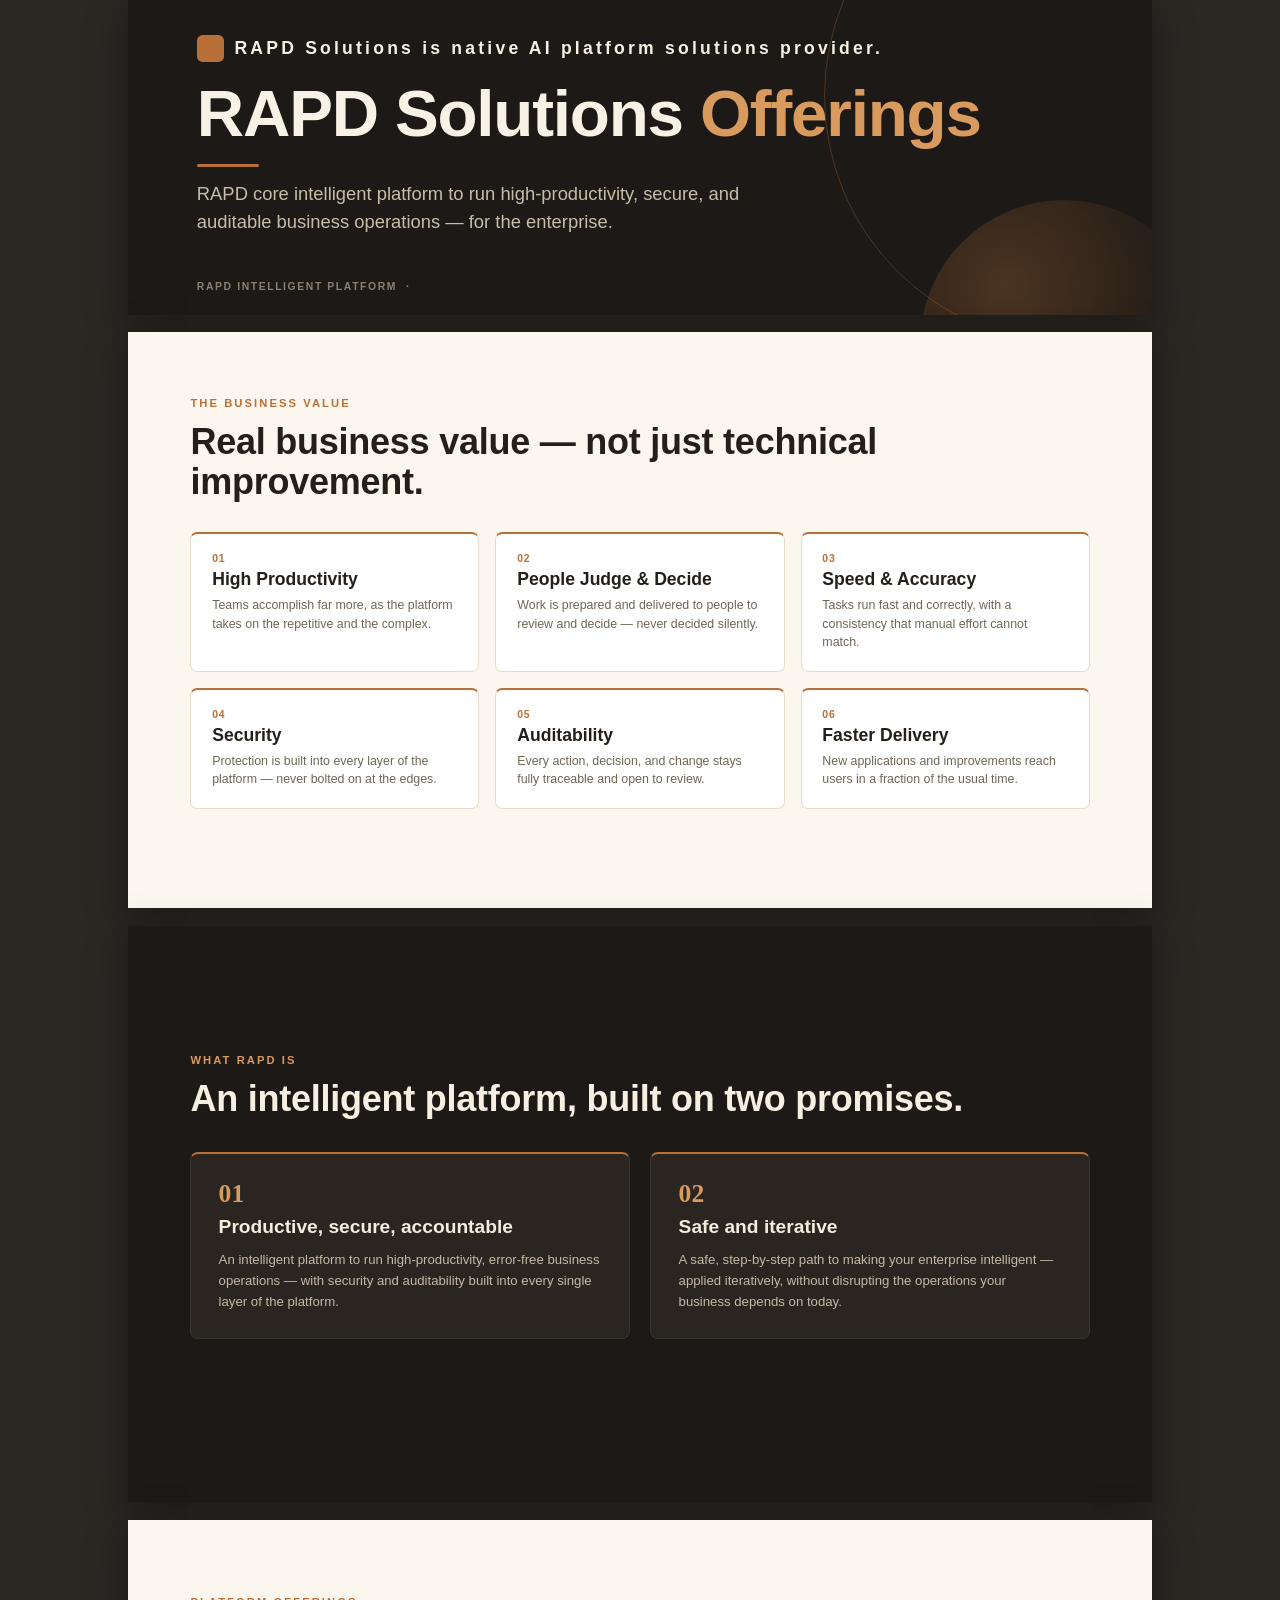
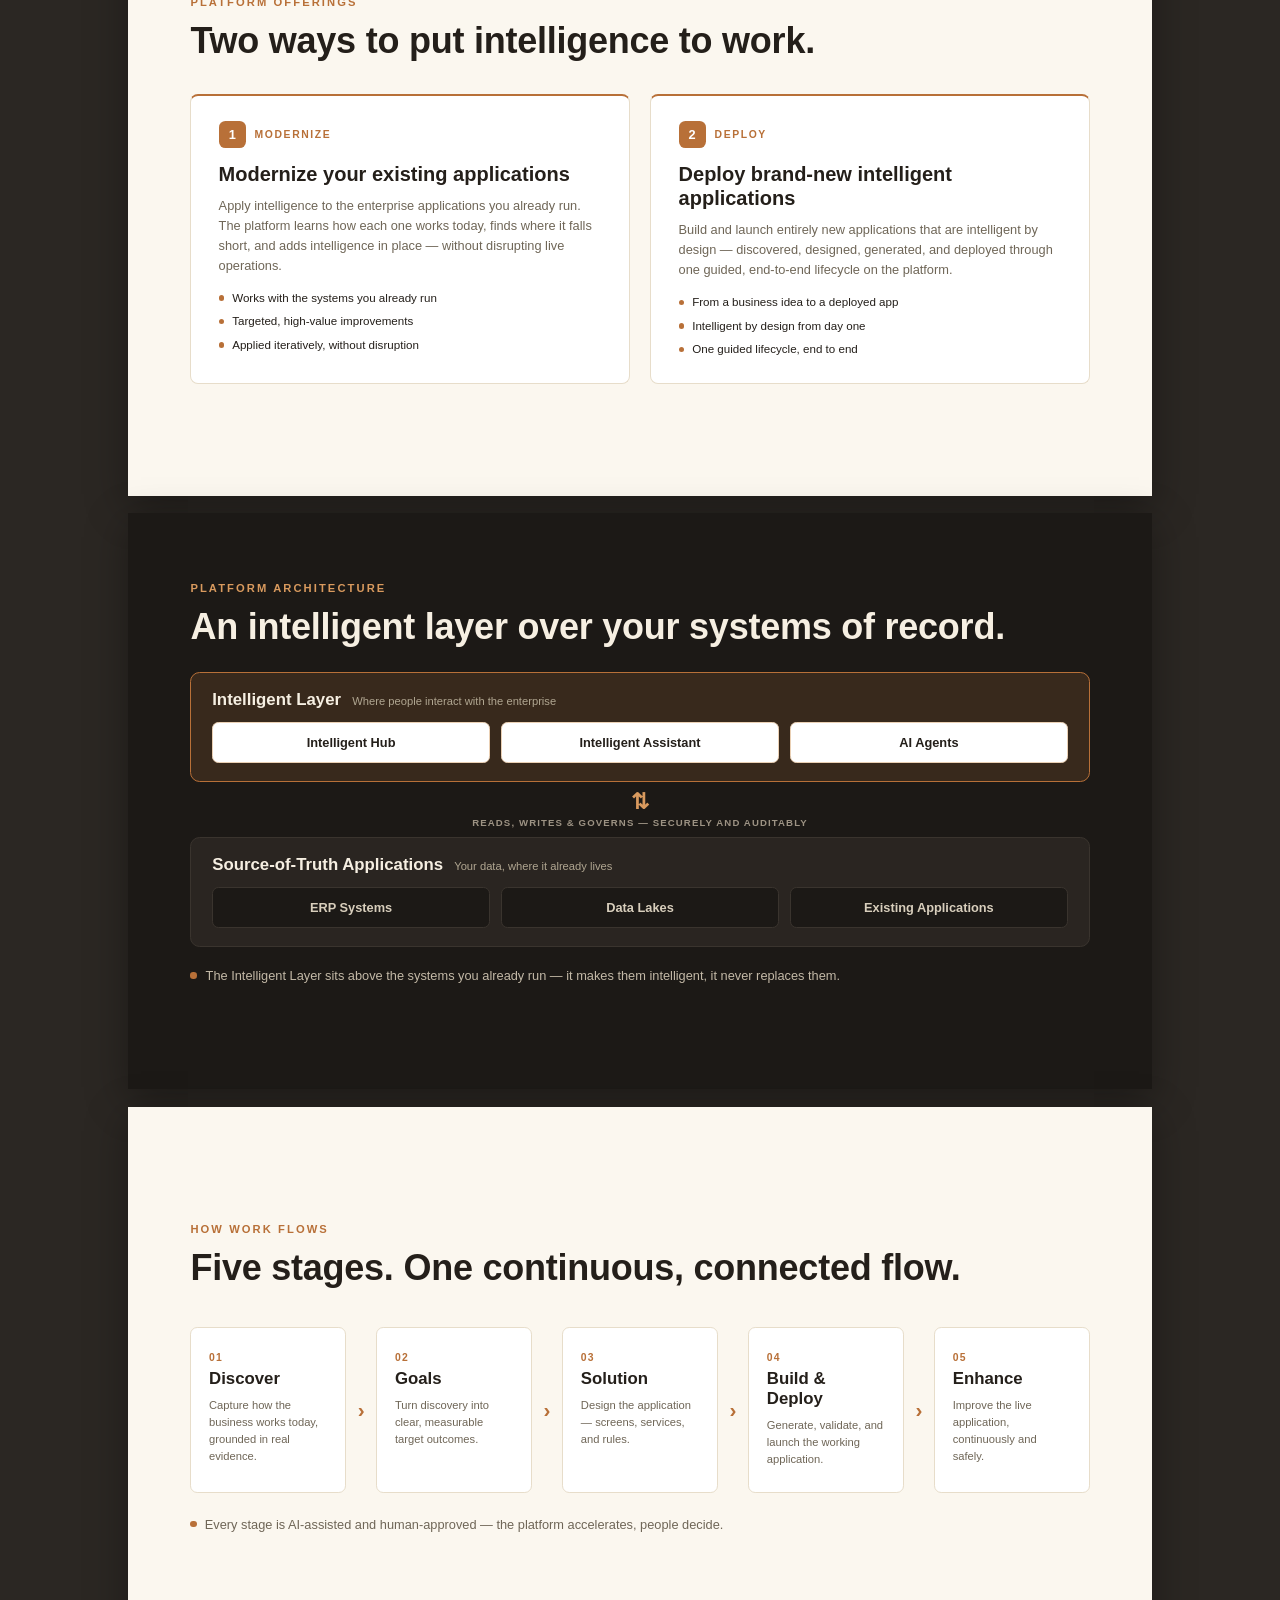
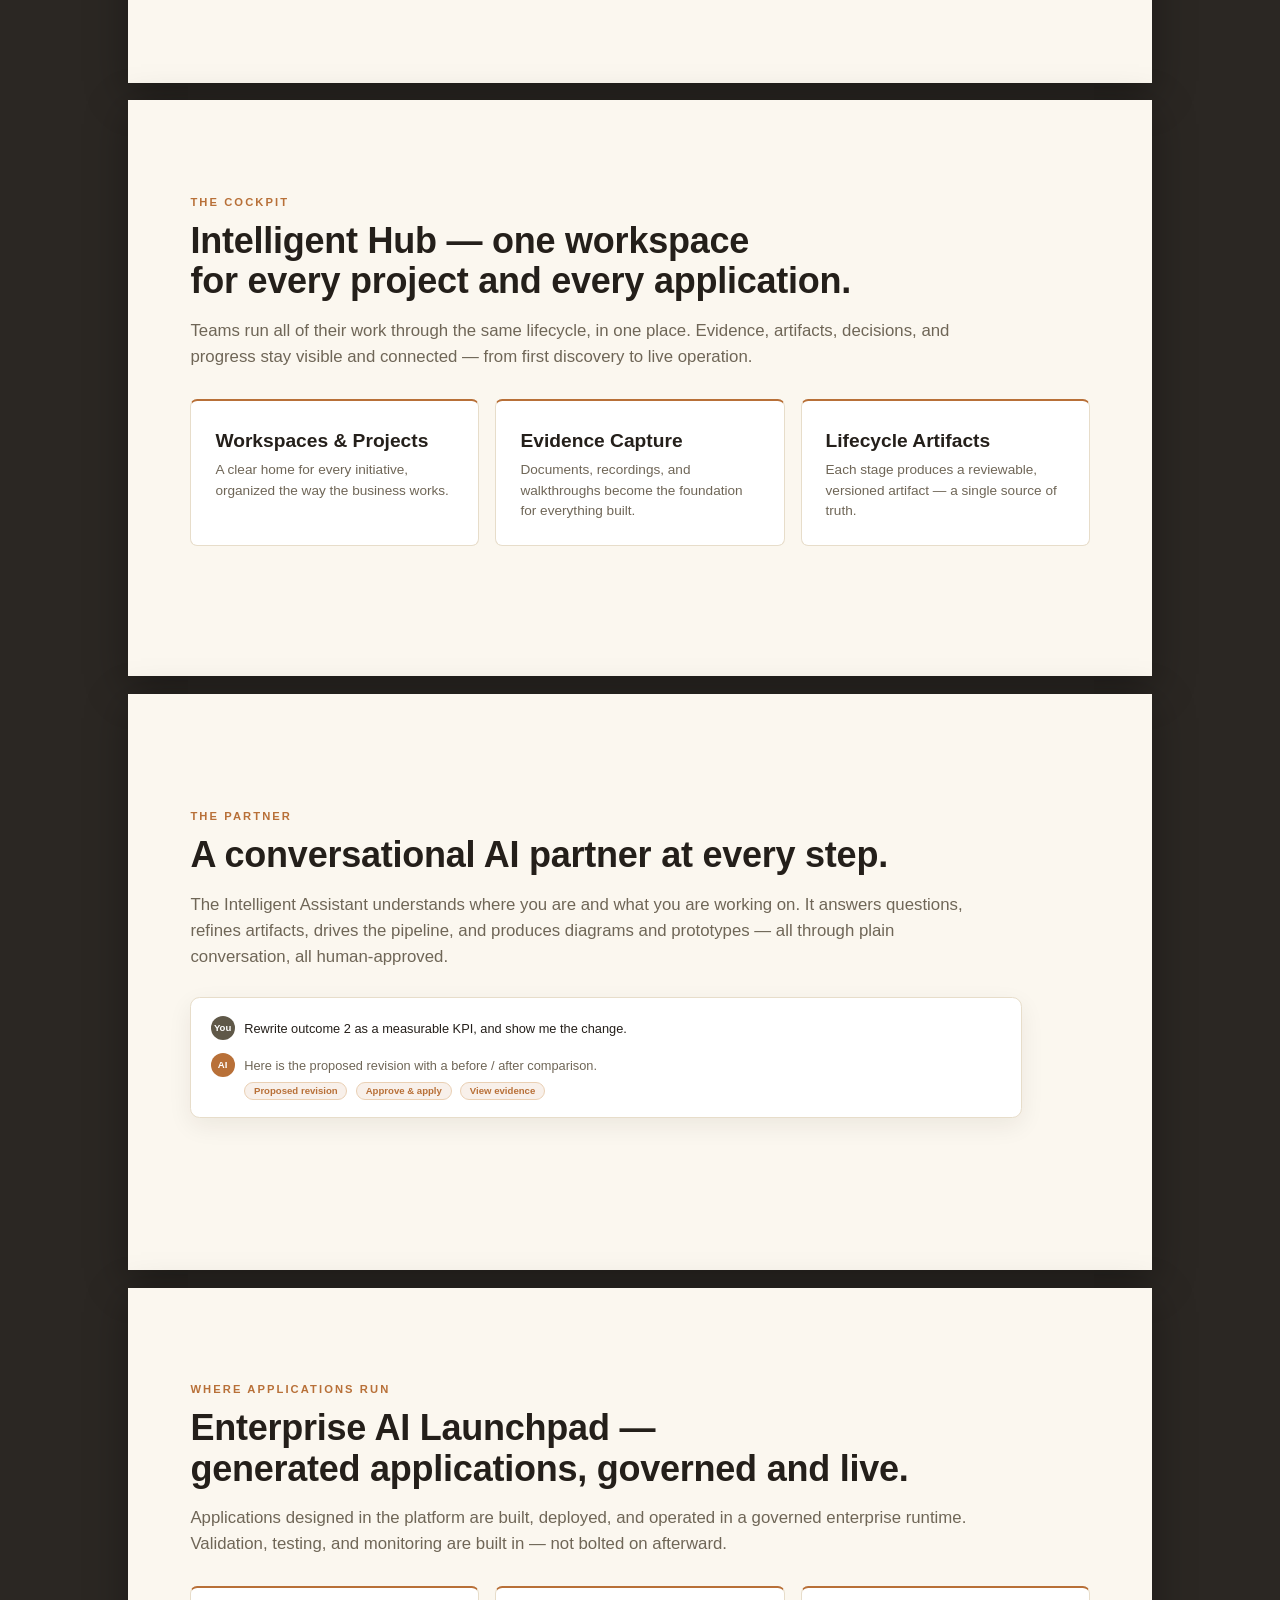
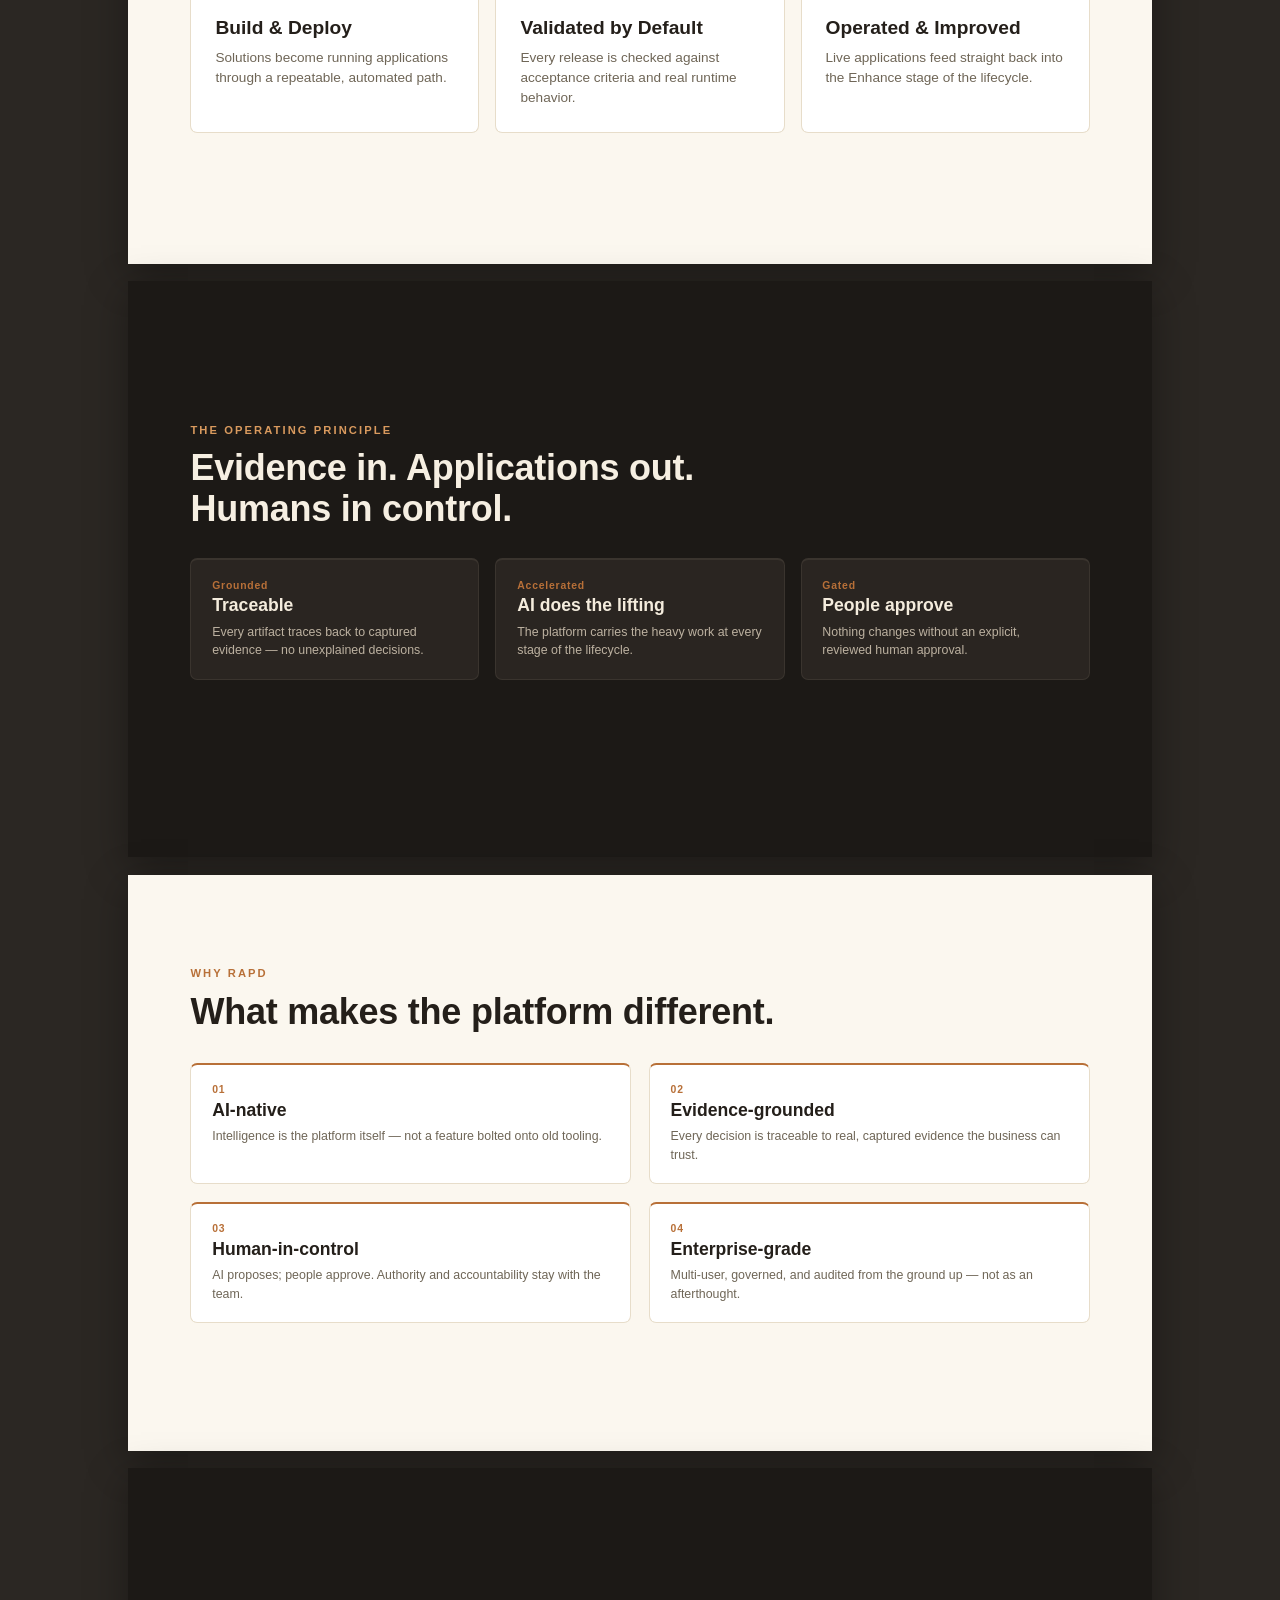
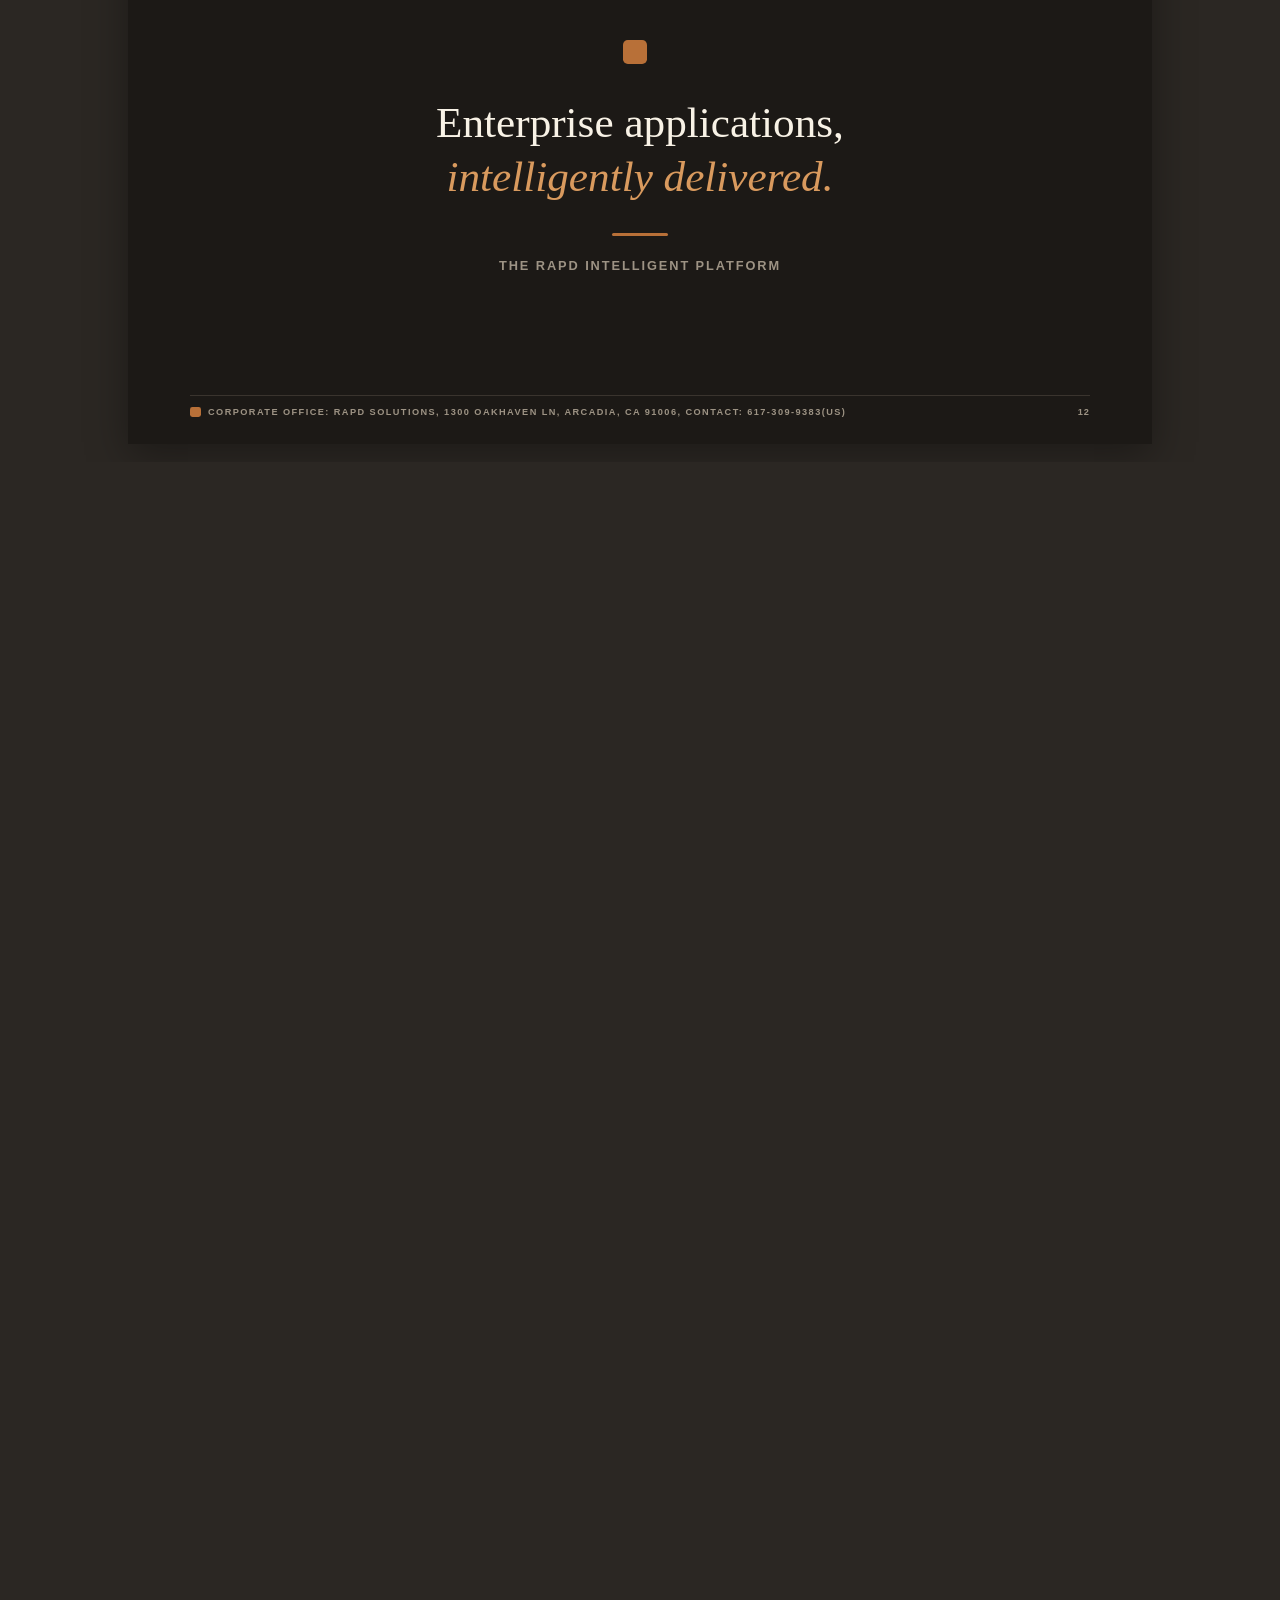
<file: index_old.html>
<!DOCTYPE html>
<html lang="en">
<head>
<meta charset="UTF-8">
<title>RAPD Solutions</title>
<style>
  @page { size: 13.333in 7.5in; margin: 0; }
  :root {
    --ink: #1c1916;
    --ink-soft: #2a2521;
    --bronze: #b87038;
    --bronze-light: #d99a5e;
    --bronze-pale: #ead0b4;
    --cream: #fbf7ef;
    --paper: #ffffff;
    --text: #241f1a;
    --muted: #6f6657;
    --line: #e7ddca;
    --line-dark: #3a342e;
  }
  * { margin: 0; padding: 0; box-sizing: border-box; }
  html, body { margin: 0; padding: 0; }
  body {
    font-family: 'Segoe UI', 'Helvetica Neue', Arial, sans-serif;
    -webkit-print-color-adjust: exact;
    print-color-adjust: exact;
  }
  .slide {
    width: 13.333in;
    height: 7.5in;
    position: relative;
    overflow: hidden;
    page-break-after: always;
    background: var(--cream);
    display: flex;
    flex-direction: column;
  }
  .slide:last-child { page-break-after: auto; }

  /* ---- shared ---- */
  .pad {
    flex: 1;
    padding: 60px 78px 104px;
    display: flex;
    flex-direction: column;
    justify-content: center;
  }
  .eyebrow {
    font-size: 14px; font-weight: 700; letter-spacing: 2.6px;
    text-transform: uppercase; color: var(--bronze);
  }
  .headline {
    font-size: 45px; font-weight: 700; line-height: 1.13;
    color: var(--text); margin-top: 16px; letter-spacing: -0.3px;
  }
  .lede {
    font-size: 21px; line-height: 1.55; color: var(--muted);
    margin-top: 20px; max-width: 1000px;
  }
  .footer {
    position: absolute; left: 78px; right: 78px; bottom: 34px;
    display: flex; align-items: center; justify-content: space-between;
    border-top: 1px solid var(--line); padding-top: 13px;
  }
  .footer.dark { border-top: 1px solid var(--line-dark); }
  .brandline { display: flex; align-items: center; gap: 9px; }
  .mark { width: 13px; height: 13px; background: var(--bronze); border-radius: 3px; }
  .brandtext {
    font-size: 11.5px; font-weight: 700; letter-spacing: 1.8px;
    text-transform: uppercase; color: var(--muted);
  }
  .footer.dark .brandtext { color: #9d9384; }
  .pageno { font-size: 11.5px; font-weight: 600; letter-spacing: 1px; color: var(--muted); }
  .footer.dark .pageno { color: #9d9384; }

  /* ---- dark slides ---- */
  .slide.dark { background: var(--ink); }
  .slide.dark .headline { color: #f6efe2; }
  .slide.dark .lede { color: #c3b9a7; }
  .slide.dark .eyebrow { color: var(--bronze-light); }

  /* ---- cover ---- */
  .cover-orb { position: absolute; border-radius: 50%; }
  .orb1 { width: 620px; height: 620px; right: -210px; top: -190px;
          border: 1.5px solid rgba(184,112,56,0.32); }
  .orb2 { width: 360px; height: 360px; right: -70px; top: 250px;
          background: radial-gradient(circle at 30% 30%, rgba(184,112,56,0.30), rgba(184,112,56,0) 70%); }
  .cover-inner { position: absolute; left: 86px; top: 0; bottom: 0;
                 display: flex; flex-direction: column; justify-content: center; }
  .cover-mark { display: flex; align-items: center; gap: 13px; margin-bottom: 46px; }
  .cover-mark .sq { width: 34px; height: 34px; background: var(--bronze); border-radius: 7px; }
  .cover-mark .nm { font-size: 22px; font-weight: 800; letter-spacing: 4px; color: #f6efe2; }
  .cover-kicker {
    font-size: 15px; font-weight: 700; letter-spacing: 3.4px;
    text-transform: uppercase; color: var(--bronze-light); margin-bottom: 22px;
  }
  .cover-title {
    font-size: 82px; font-weight: 800; line-height: 1.04;
    color: #f8f2e6; letter-spacing: -1.5px;
  }
  .cover-title .accent { color: var(--bronze-light); }
  .cover-rule { width: 78px; height: 4px; background: var(--bronze); margin: 34px 0 30px; border-radius: 2px; }
  .cover-tag { font-size: 23px; line-height: 1.5; color: #c8bda9; max-width: 720px; }
  .cover-foot {
    position: absolute; left: 86px; bottom: 52px;
    font-size: 13px; letter-spacing: 2px; text-transform: uppercase;
    color: #8a8072; font-weight: 600;
  }

  /* ---- card grids ---- */
  .grid2 { display: grid; grid-template-columns: 1fr 1fr; gap: 22px; margin-top: 38px; }
  .grid3 { display: grid; grid-template-columns: 1fr 1fr 1fr; gap: 20px; margin-top: 36px; }
  .card {
    background: var(--paper); border: 1px solid var(--line);
    border-top: 3px solid var(--bronze); border-radius: 9px;
    padding: 24px 26px;
  }
  .card .cnum {
    font-size: 13px; font-weight: 800; color: var(--bronze); letter-spacing: 1px;
  }
  .card .ctitle {
    font-size: 22px; font-weight: 700; color: var(--text); margin-top: 6px;
  }
  .card .cbody {
    font-size: 15.5px; line-height: 1.48; color: var(--muted); margin-top: 8px;
  }
  .card.tall { padding: 30px 30px; }
  .card.tall .ctitle { font-size: 24px; }
  .card.tall .cbody { font-size: 17px; margin-top: 11px; }

  /* ---- platform offerings ---- */
  .offers { display: grid; grid-template-columns: 1fr 1fr; gap: 26px; margin-top: 40px; }
  .offer {
    background: var(--paper); border: 1px solid var(--line);
    border-top: 3px solid var(--bronze); border-radius: 10px;
    padding: 32px 34px;
  }
  .offer-badge { display: flex; align-items: center; gap: 11px; margin-bottom: 17px; }
  .offer-badge .bnum {
    width: 34px; height: 34px; background: var(--bronze); border-radius: 8px;
    color: #fff; font-size: 16px; font-weight: 800;
    display: flex; align-items: center; justify-content: center;
  }
  .offer-badge .blabel {
    font-size: 13px; font-weight: 800; letter-spacing: 2px; text-transform: uppercase;
    color: var(--bronze);
  }
  .offer-title { font-size: 25px; font-weight: 700; color: var(--text); line-height: 1.22; }
  .offer-body { font-size: 16px; line-height: 1.55; color: var(--muted); margin-top: 12px; }
  .offer-points { margin-top: 18px; display: flex; flex-direction: column; gap: 9px; }
  .offer-points div {
    font-size: 14.5px; line-height: 1.4; color: var(--text); font-weight: 500;
    padding-left: 17px; position: relative;
  }
  .offer-points div::before {
    content: ""; position: absolute; left: 0; top: 7px;
    width: 7px; height: 7px; background: var(--bronze); border-radius: 50%;
  }

  /* ---- promises (positioning) ---- */
  .promises { display: grid; grid-template-columns: 1fr 1fr; gap: 26px; margin-top: 40px; }
  .promise {
    background: var(--ink-soft); border: 1px solid var(--line-dark);
    border-top: 3px solid var(--bronze); border-radius: 10px;
    padding: 32px 34px;
  }
  .promise-num {
    font-family: Georgia, 'Times New Roman', serif;
    font-size: 32px; font-weight: 700; color: var(--bronze-light);
  }
  .promise-title { font-size: 24px; font-weight: 700; color: #f4ecdd; margin-top: 8px; }
  .promise-body { font-size: 16.5px; line-height: 1.6; color: #c3b9a7; margin-top: 14px; }

  /* ---- architecture ---- */
  .archwrap { margin-top: 30px; }
  .arch-tier { border-radius: 12px; padding: 22px 26px; }
  .arch-tier.intel { background: rgba(184,112,56,0.18); border: 1px solid var(--bronze); }
  .arch-tier.truth { background: var(--ink-soft); border: 1px solid var(--line-dark); }
  .arch-tier-head { display: flex; align-items: baseline; gap: 14px; margin-bottom: 15px; }
  .arch-tier-name { font-size: 21px; font-weight: 700; color: #f6efe2; }
  .arch-tier-sub { font-size: 14px; color: #b0a691; }
  .arch-chips { display: flex; gap: 14px; }
  .arch-chip {
    flex: 1; text-align: center; border-radius: 8px; padding: 15px 12px;
    font-size: 16px; font-weight: 600;
  }
  .arch-tier.intel .arch-chip { background: #fff; color: var(--text); border: 1px solid var(--bronze-pale); }
  .arch-tier.truth .arch-chip { background: var(--ink); color: #d8cebc; border: 1px solid var(--line-dark); }
  .arch-flow { display: flex; flex-direction: column; align-items: center; padding: 11px 0; }
  .arch-arrow { color: var(--bronze-light); font-size: 28px; line-height: 1; font-weight: 700; }
  .arch-flow-label {
    font-size: 12px; color: #9d9384; letter-spacing: 1.4px; text-transform: uppercase;
    font-weight: 600; margin-top: 5px;
  }
  .arch-note {
    margin-top: 24px; font-size: 16px; color: #c3b9a7; line-height: 1.5;
    display: flex; align-items: center; gap: 11px;
  }
  .arch-note::before {
    content: ""; width: 8px; height: 8px; background: var(--bronze);
    border-radius: 50%; flex-shrink: 0;
  }

  /* ---- pipeline ---- */
  .pipeline { display: flex; align-items: stretch; gap: 0; margin-top: 48px; }
  .stage {
    flex: 1; background: var(--paper); border: 1px solid var(--line);
    border-radius: 9px; padding: 30px 22px; position: relative;
  }
  .stage .snum {
    font-size: 13px; font-weight: 800; color: var(--bronze); letter-spacing: 1.5px;
  }
  .stage .sname {
    font-size: 21px; font-weight: 700; color: var(--text); margin-top: 8px;
  }
  .stage .sdesc {
    font-size: 14px; line-height: 1.5; color: var(--muted); margin-top: 10px;
  }
  .chev {
    display: flex; align-items: center; justify-content: center;
    width: 38px; color: var(--bronze); font-size: 26px; font-weight: 700;
    flex-shrink: 0;
  }
  .pipe-note {
    margin-top: 30px; font-size: 16px; color: var(--muted);
    display: flex; align-items: center; gap: 10px;
  }
  .pipe-note .dot { width: 8px; height: 8px; background: var(--bronze); border-radius: 50%; }

  /* ---- chat mock ---- */
  .chatmock {
    margin-top: 34px; background: var(--paper); border: 1px solid var(--line);
    border-radius: 12px; padding: 22px 24px; max-width: 1040px;
    box-shadow: 0 10px 30px rgba(40,30,18,0.07);
  }
  .bubble { display: flex; gap: 12px; margin-bottom: 16px; }
  .bubble:last-child { margin-bottom: 0; }
  .who {
    width: 30px; height: 30px; border-radius: 50%; flex-shrink: 0;
    display: flex; align-items: center; justify-content: center;
    font-size: 12px; font-weight: 800; color: #fff;
  }
  .who.u { background: #5f5848; }
  .who.a { background: var(--bronze); }
  .saidwrap { flex: 1; }
  .said { font-size: 16px; line-height: 1.5; color: var(--text); padding-top: 4px; }
  .said .soft { color: var(--muted); }
  .pill {
    display: inline-block; font-size: 12px; font-weight: 700; color: var(--bronze);
    background: rgba(184,112,56,0.10); border: 1px solid var(--bronze-pale);
    border-radius: 20px; padding: 3px 11px; margin-right: 6px;
  }

  /* ---- roadmap ---- */
  .road { display: grid; grid-template-columns: 1fr 1fr 1fr; gap: 22px; margin-top: 40px; }
  .rcol {
    background: var(--paper); border: 1px solid var(--line); border-radius: 9px;
    padding: 26px 26px; position: relative;
  }
  .rcol .rphase {
    font-size: 13px; font-weight: 800; letter-spacing: 1.4px; text-transform: uppercase;
  }
  .rcol.live { border-top: 3px solid #6a8a48; }
  .rcol.now { border-top: 3px solid var(--bronze); }
  .rcol.next { border-top: 3px solid #4a7a9a; }
  .rcol.live .rphase { color: #6a8a48; }
  .rcol.now .rphase { color: var(--bronze); }
  .rcol.next .rphase { color: #4a7a9a; }
  .rcol .rhead { font-size: 20px; font-weight: 700; color: var(--text); margin-top: 8px; }
  .rcol ul { margin-top: 13px; padding-left: 0; list-style: none; }
  .rcol li {
    font-size: 15px; line-height: 1.4; color: var(--muted); margin-bottom: 9px;
    padding-left: 16px; position: relative;
  }
  .rcol li::before {
    content: ""; position: absolute; left: 0; top: 8px;
    width: 6px; height: 6px; background: var(--bronze); border-radius: 50%;
  }

  /* ---- closing ---- */
  .close-wrap { position: absolute; left: 0; right: 0; top: 0; bottom: 0;
                display: flex; flex-direction: column; align-items: center;
                justify-content: center; text-align: center; }
  .close-mark { display: flex; align-items: center; gap: 12px; margin-bottom: 40px; }
  .close-mark .sq { width: 30px; height: 30px; background: var(--bronze); border-radius: 6px; }
  .close-mark .nm { font-size: 19px; font-weight: 800; letter-spacing: 3.5px; color: #f0e8d9; }
  .close-stmt {
    font-family: Georgia, 'Times New Roman', serif;
    font-size: 54px; line-height: 1.25; color: #f8f2e6; font-weight: 400;
    max-width: 980px;
  }
  .close-stmt .hl { color: var(--bronze-light); font-style: italic; }
  .close-rule { width: 70px; height: 4px; background: var(--bronze); margin: 36px 0 28px; border-radius: 2px; }
  .close-sub {
    font-size: 16px; letter-spacing: 2.4px; text-transform: uppercase;
    color: #9d9384; font-weight: 600;
  }
  .big-ghost {
    position: absolute; font-size: 320px; font-weight: 800;
    color: rgba(184,112,56,0.07); right: -30px; bottom: -110px; line-height: 1;
    letter-spacing: -10px;
  }

  /* ---- screen view: fit the deck to ~80% of the viewport ---- */
  @media screen {
    html { background: #2b2723; }
    body { zoom: var(--screen-zoom, 0.8); }
    .slide { margin: 0 auto 22px; box-shadow: 0 14px 48px rgba(0, 0, 0, 0.34); }
    .slide:last-child { margin-bottom: 0; }
    .slide.cover { height: 4.1in; }
    .slide.cover .cover-inner { justify-content: flex-start; padding-top: 44px; }
    .slide.cover .cover-mark { margin-bottom: 22px; }
    .slide.cover .cover-kicker { margin-bottom: 13px; }
    .slide.cover .cover-rule { margin: 20px 0 16px; }
    .slide.cover .cover-foot { bottom: 28px; }
  }
</style>
</head>
<body>

<!-- ===== SLIDE 1 — COVER ===== -->
<div class="slide dark cover">
  <div class="cover-orb orb1"></div>
  <div class="cover-orb orb2"></div>
  <div class="cover-inner">
    <div class="cover-mark">
      <div class="sq"></div>
      <div class="nm">RAPD Solutions is native AI platform solutions provider.</div>
    </div>
    <!-- <div class="cover-kicker">Executive Briefing</div> -->
    <div class="cover-title">RAPD Solutions <span class="accent">Offerings</span></div>
    <div class="cover-rule"></div>
    <div class="cover-tag">RAPD core intelligent platform to run high-productivity, secure, and auditable business operations &mdash; for the enterprise.</div>
  </div>
  <div class="cover-foot">RAPD Intelligent Platform &nbsp;&middot;&nbsp; </div>
</div>

<!-- ===== SLIDE 2 — BUSINESS VALUE ===== -->
<div class="slide">
  <div class="pad">
    <div class="eyebrow">The Business Value</div>
    <div class="headline">Real business value &mdash; not just technical improvement.</div>
    <div class="grid3">
      <div class="card">
        <div class="cnum">01</div>
        <div class="ctitle">High Productivity</div>
        <div class="cbody">Teams accomplish far more, as the platform takes on the repetitive and the complex.</div>
      </div>
      <div class="card">
        <div class="cnum">02</div>
        <div class="ctitle">People Judge &amp; Decide</div>
        <div class="cbody">Work is prepared and delivered to people to review and decide &mdash; never decided silently.</div>
      </div>
      <div class="card">
        <div class="cnum">03</div>
        <div class="ctitle">Speed &amp; Accuracy</div>
        <div class="cbody">Tasks run fast and correctly, with a consistency that manual effort cannot match.</div>
      </div>
      <div class="card">
        <div class="cnum">04</div>
        <div class="ctitle">Security</div>
        <div class="cbody">Protection is built into every layer of the platform &mdash; never bolted on at the edges.</div>
      </div>
      <div class="card">
        <div class="cnum">05</div>
        <div class="ctitle">Auditability</div>
        <div class="cbody">Every action, decision, and change stays fully traceable and open to review.</div>
      </div>
      <div class="card">
        <div class="cnum">06</div>
        <div class="ctitle">Faster Delivery</div>
        <div class="cbody">New applications and improvements reach users in a fraction of the usual time.</div>
      </div>
    </div>
  </div>

</div>

<!-- ===== SLIDE 3 — POSITIONING ===== -->
<div class="slide dark">
  <div class="pad">
    <div class="eyebrow">What RAPD Is</div>
    <div class="headline">An intelligent platform, built on two promises.</div>
    <div class="promises">
      <div class="promise">
        <div class="promise-num">01</div>
        <div class="promise-title">Productive, secure, accountable</div>
        <div class="promise-body">An intelligent platform to run high-productivity, error-free business operations &mdash; with security and auditability built into every single layer of the platform.</div>
      </div>
      <div class="promise">
        <div class="promise-num">02</div>
        <div class="promise-title">Safe and iterative</div>
        <div class="promise-body">A safe, step-by-step path to making your enterprise intelligent &mdash; applied iteratively, without disrupting the operations your business depends on today.</div>
      </div>
    </div>
  </div>

</div>

<!-- ===== SLIDE 4 — PLATFORM OFFERINGS ===== -->
<div class="slide">
  <div class="pad">
    <div class="eyebrow">Platform Offerings</div>
    <div class="headline">Two ways to put intelligence to work.</div>
    <div class="offers">
      <div class="offer">
        <div class="offer-badge">
          <div class="bnum">1</div>
          <div class="blabel">Modernize</div>
        </div>
        <div class="offer-title">Modernize your existing applications</div>
        <div class="offer-body">Apply intelligence to the enterprise applications you already run. The platform learns how each one works today, finds where it falls short, and adds intelligence in place &mdash; without disrupting live operations.</div>
        <div class="offer-points">
          <div>Works with the systems you already run</div>
          <div>Targeted, high-value improvements</div>
          <div>Applied iteratively, without disruption</div>
        </div>
      </div>
      <div class="offer">
        <div class="offer-badge">
          <div class="bnum">2</div>
          <div class="blabel">Deploy</div>
        </div>
        <div class="offer-title">Deploy brand-new intelligent applications</div>
        <div class="offer-body">Build and launch entirely new applications that are intelligent by design &mdash; discovered, designed, generated, and deployed through one guided, end-to-end lifecycle on the platform.</div>
        <div class="offer-points">
          <div>From a business idea to a deployed app</div>
          <div>Intelligent by design from day one</div>
          <div>One guided lifecycle, end to end</div>
        </div>
      </div>
    </div>
  </div>

</div>

<!-- ===== SLIDE 5 — PLATFORM ARCHITECTURE ===== -->
<div class="slide dark">
  <div class="pad">
    <div class="eyebrow">Platform Architecture</div>
    <div class="headline">An intelligent layer over your systems of record.</div>
    <div class="archwrap">
      <div class="arch-tier intel">
        <div class="arch-tier-head">
          <div class="arch-tier-name">Intelligent Layer</div>
          <div class="arch-tier-sub">Where people interact with the enterprise</div>
        </div>
        <div class="arch-chips">
          <div class="arch-chip">Intelligent Hub</div>
          <div class="arch-chip">Intelligent Assistant</div>
          <div class="arch-chip">AI Agents</div>
        </div>
      </div>
      <div class="arch-flow">
        <div class="arch-arrow">&#8645;</div>
        <div class="arch-flow-label">Reads, writes &amp; governs &mdash; securely and auditably</div>
      </div>
      <div class="arch-tier truth">
        <div class="arch-tier-head">
          <div class="arch-tier-name">Source-of-Truth Applications</div>
          <div class="arch-tier-sub">Your data, where it already lives</div>
        </div>
        <div class="arch-chips">
          <div class="arch-chip">ERP Systems</div>
          <div class="arch-chip">Data Lakes</div>
          <div class="arch-chip">Existing Applications</div>
        </div>
      </div>
    </div>
    <div class="arch-note">The Intelligent Layer sits above the systems you already run &mdash; it makes them intelligent, it never replaces them.</div>
  </div>

</div>

<!-- ===== SLIDE 6 — THE LIFECYCLE ===== -->
<div class="slide">
  <div class="pad">
    <div class="eyebrow">How Work Flows</div>
    <div class="headline">Five stages. One continuous, connected flow.</div>
    <div class="pipeline">
      <div class="stage">
        <div class="snum">01</div>
        <div class="sname">Discover</div>
        <div class="sdesc">Capture how the business works today, grounded in real evidence.</div>
      </div>
      <div class="chev">&rsaquo;</div>
      <div class="stage">
        <div class="snum">02</div>
        <div class="sname">Goals</div>
        <div class="sdesc">Turn discovery into clear, measurable target outcomes.</div>
      </div>
      <div class="chev">&rsaquo;</div>
      <div class="stage">
        <div class="snum">03</div>
        <div class="sname">Solution</div>
        <div class="sdesc">Design the application &mdash; screens, services, and rules.</div>
      </div>
      <div class="chev">&rsaquo;</div>
      <div class="stage">
        <div class="snum">04</div>
        <div class="sname">Build &amp; Deploy</div>
        <div class="sdesc">Generate, validate, and launch the working application.</div>
      </div>
      <div class="chev">&rsaquo;</div>
      <div class="stage">
        <div class="snum">05</div>
        <div class="sname">Enhance</div>
        <div class="sdesc">Improve the live application, continuously and safely.</div>
      </div>
    </div>
    <div class="pipe-note"><div class="dot"></div>Every stage is AI-assisted and human-approved &mdash; the platform accelerates, people decide.</div>
  </div>

</div>

<!-- ===== SLIDE 7 — INTELLIGENT HUB ===== -->
<div class="slide">
  <div class="pad">
    <div class="eyebrow">The Cockpit</div>
    <div class="headline">Intelligent Hub &mdash; one workspace<br>for every project and every application.</div>
    <div class="lede">Teams run all of their work through the same lifecycle, in one place. Evidence, artifacts, decisions, and progress stay visible and connected &mdash; from first discovery to live operation.</div>
    <div class="grid3">
      <div class="card tall">
        <div class="ctitle">Workspaces &amp; Projects</div>
        <div class="cbody">A clear home for every initiative, organized the way the business works.</div>
      </div>
      <div class="card tall">
        <div class="ctitle">Evidence Capture</div>
        <div class="cbody">Documents, recordings, and walkthroughs become the foundation for everything built.</div>
      </div>
      <div class="card tall">
        <div class="ctitle">Lifecycle Artifacts</div>
        <div class="cbody">Each stage produces a reviewable, versioned artifact &mdash; a single source of truth.</div>
      </div>
    </div>
  </div>

</div>

<!-- ===== SLIDE 8 — THE INTELLIGENT ASSISTANT ===== -->
<div class="slide">
  <div class="pad">
    <div class="eyebrow">The Partner</div>
    <div class="headline">A conversational AI partner at every step.</div>
    <div class="lede">The Intelligent Assistant understands where you are and what you are working on. It answers questions, refines artifacts, drives the pipeline, and produces diagrams and prototypes &mdash; all through plain conversation, all human-approved.</div>
    <div class="chatmock">
      <div class="bubble">
        <div class="who u">You</div>
        <div class="saidwrap">
          <div class="said">Rewrite outcome 2 as a measurable KPI, and show me the change.</div>
        </div>
      </div>
      <div class="bubble">
        <div class="who a">AI</div>
        <div class="saidwrap">
          <div class="said"><span class="soft">Here is the proposed revision with a before / after comparison.</span></div>
          <div style="margin-top:9px;">
            <span class="pill">Proposed revision</span>
            <span class="pill">Approve &amp; apply</span>
            <span class="pill">View evidence</span>
          </div>
        </div>
      </div>
    </div>
  </div>

</div>

<!-- ===== SLIDE 9 — ENTERPRISE AI LAUNCHPAD ===== -->
<div class="slide">
  <div class="pad">
    <div class="eyebrow">Where Applications Run</div>
    <div class="headline">Enterprise AI Launchpad &mdash;<br>generated applications, governed and live.</div>
    <div class="lede">Applications designed in the platform are built, deployed, and operated in a governed enterprise runtime. Validation, testing, and monitoring are built in &mdash; not bolted on afterward.</div>
    <div class="grid3">
      <div class="card tall">
        <div class="ctitle">Build &amp; Deploy</div>
        <div class="cbody">Solutions become running applications through a repeatable, automated path.</div>
      </div>
      <div class="card tall">
        <div class="ctitle">Validated by Default</div>
        <div class="cbody">Every release is checked against acceptance criteria and real runtime behavior.</div>
      </div>
      <div class="card tall">
        <div class="ctitle">Operated &amp; Improved</div>
        <div class="cbody">Live applications feed straight back into the Enhance stage of the lifecycle.</div>
      </div>
    </div>
  </div>

</div>

<!-- ===== SLIDE 10 — OPERATING PRINCIPLE ===== -->
<div class="slide dark">
  <div class="pad">
    <div class="eyebrow">The Operating Principle</div>
    <div class="headline">Evidence in. Applications out.<br>Humans in control.</div>
    <div class="grid3">
      <div class="card" style="background:#2a2521;border-color:#3a342e;">
        <div class="cnum">Grounded</div>
        <div class="ctitle" style="color:#f4ecdd;">Traceable</div>
        <div class="cbody" style="color:#bcb1a0;">Every artifact traces back to captured evidence &mdash; no unexplained decisions.</div>
      </div>
      <div class="card" style="background:#2a2521;border-color:#3a342e;">
        <div class="cnum">Accelerated</div>
        <div class="ctitle" style="color:#f4ecdd;">AI does the lifting</div>
        <div class="cbody" style="color:#bcb1a0;">The platform carries the heavy work at every stage of the lifecycle.</div>
      </div>
      <div class="card" style="background:#2a2521;border-color:#3a342e;">
        <div class="cnum">Gated</div>
        <div class="ctitle" style="color:#f4ecdd;">People approve</div>
        <div class="cbody" style="color:#bcb1a0;">Nothing changes without an explicit, reviewed human approval.</div>
      </div>
    </div>
  </div>

</div>

<!-- ===== SLIDE 11 — WHAT MAKES RAPD DIFFERENT ===== -->
<div class="slide">
  <div class="pad">
    <div class="eyebrow">Why RAPD</div>
    <div class="headline">What makes the platform different.</div>
    <div class="grid2">
      <div class="card">
        <div class="cnum">01</div>
        <div class="ctitle">AI-native</div>
        <div class="cbody">Intelligence is the platform itself &mdash; not a feature bolted onto old tooling.</div>
      </div>
      <div class="card">
        <div class="cnum">02</div>
        <div class="ctitle">Evidence-grounded</div>
        <div class="cbody">Every decision is traceable to real, captured evidence the business can trust.</div>
      </div>
      <div class="card">
        <div class="cnum">03</div>
        <div class="ctitle">Human-in-control</div>
        <div class="cbody">AI proposes; people approve. Authority and accountability stay with the team.</div>
      </div>
      <div class="card">
        <div class="cnum">04</div>
        <div class="ctitle">Enterprise-grade</div>
        <div class="cbody">Multi-user, governed, and audited from the ground up &mdash; not as an afterthought.</div>
      </div>
    </div>
  </div>

</div>

<!-- ===== SLIDE 12 — CLOSING ===== -->
<div class="slide dark">
  <!-- <div class="big-ghost">RAPD </div> -->
  <div class="close-wrap">
    <div class="close-mark">
      <div class="sq"></div>
      <div class="nm"></div>
    </div>
    <div class="close-stmt">Enterprise applications,<br><span class="hl">intelligently delivered.</span></div>
    <div class="close-rule"></div>
    <div class="close-sub">The RAPD Intelligent Platform</div>
  </div>
  <div class="footer dark">
    <div class="brandline"><div class="mark"></div><div class="brandtext">Corporate Office: RAPD Solutions, 1300 Oakhaven Ln, Arcadia, CA 91006, Contact: 617-309-9383(US) </div></div>
    <div class="pageno">12</div>
  </div>
</div>

<script>
  (function () {
    var SLIDE_WIDTH = 1280;
    function fitDeck() {
      var zoom = (window.innerWidth * 0.8) / SLIDE_WIDTH;
      document.documentElement.style.setProperty('--screen-zoom', String(zoom));
    }
    fitDeck();
    window.addEventListener('resize', fitDeck);
  })();
</script>
</body>
</html>
</file>
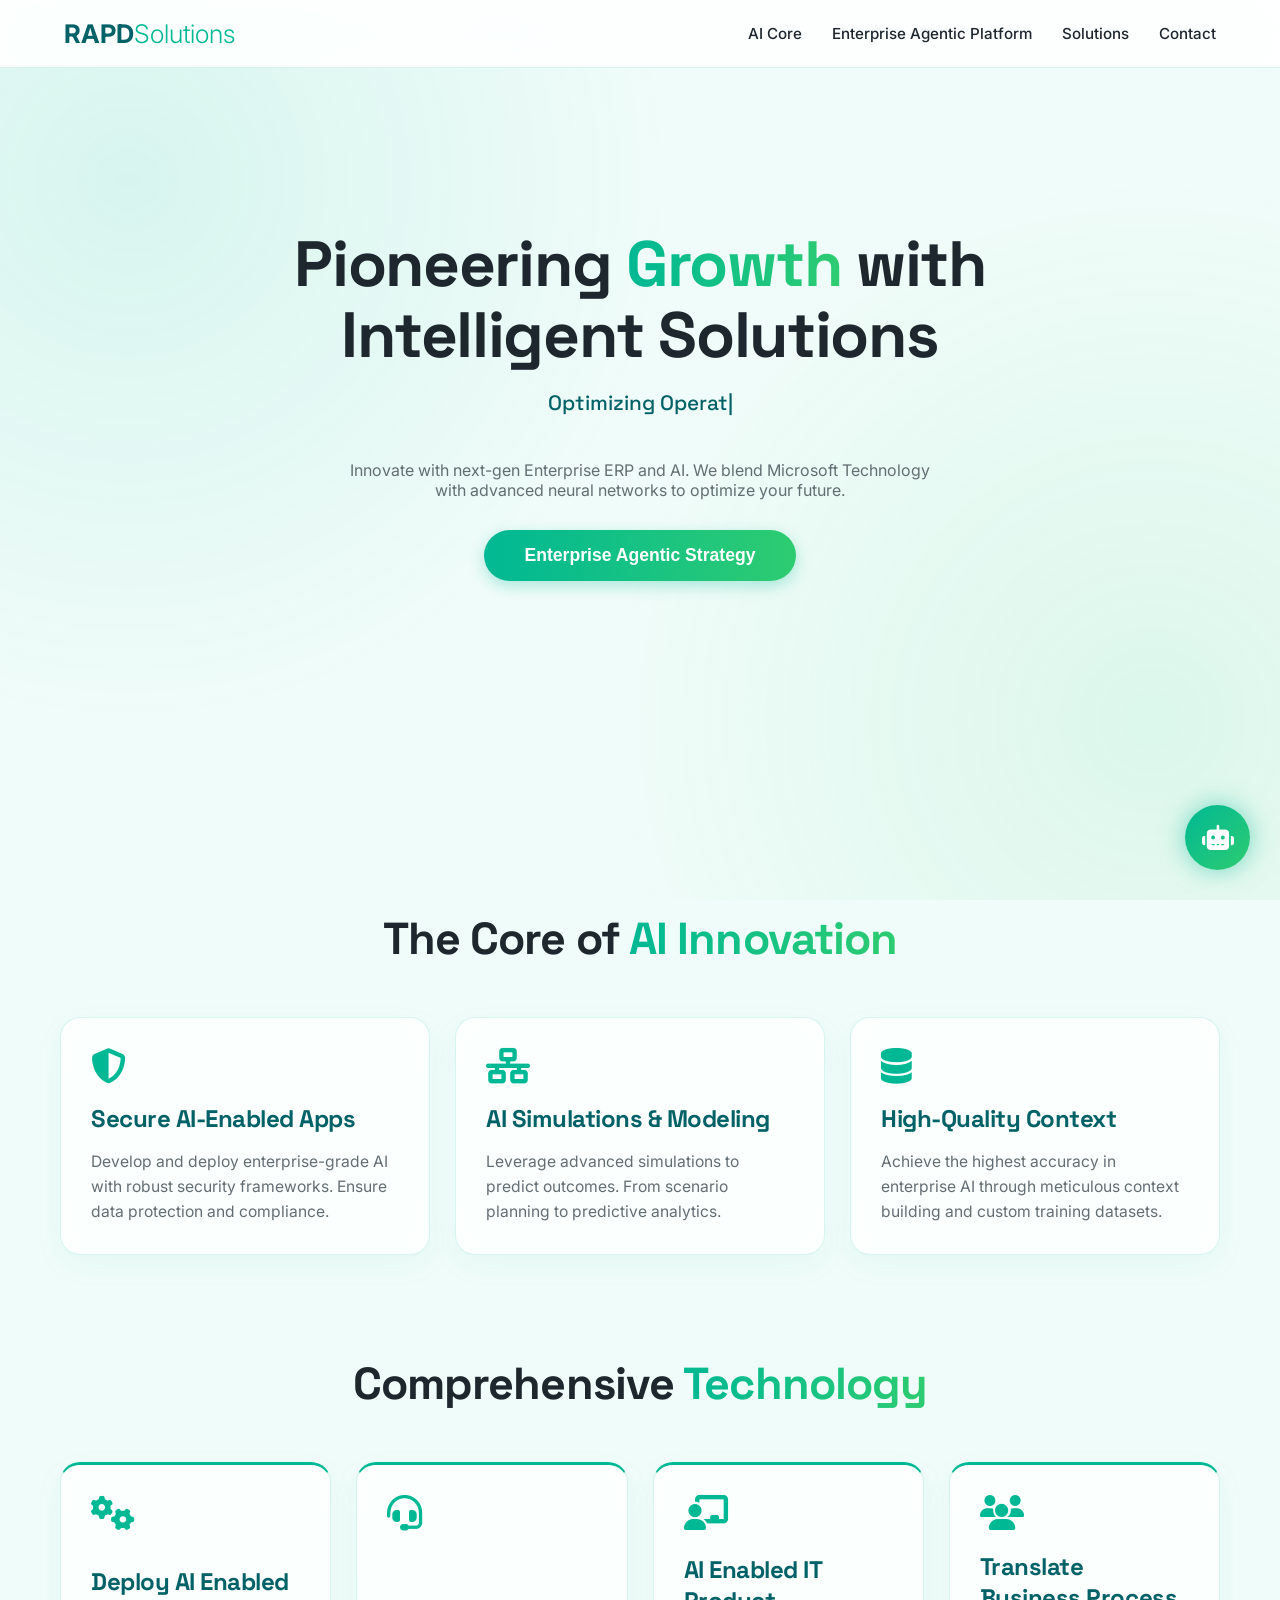
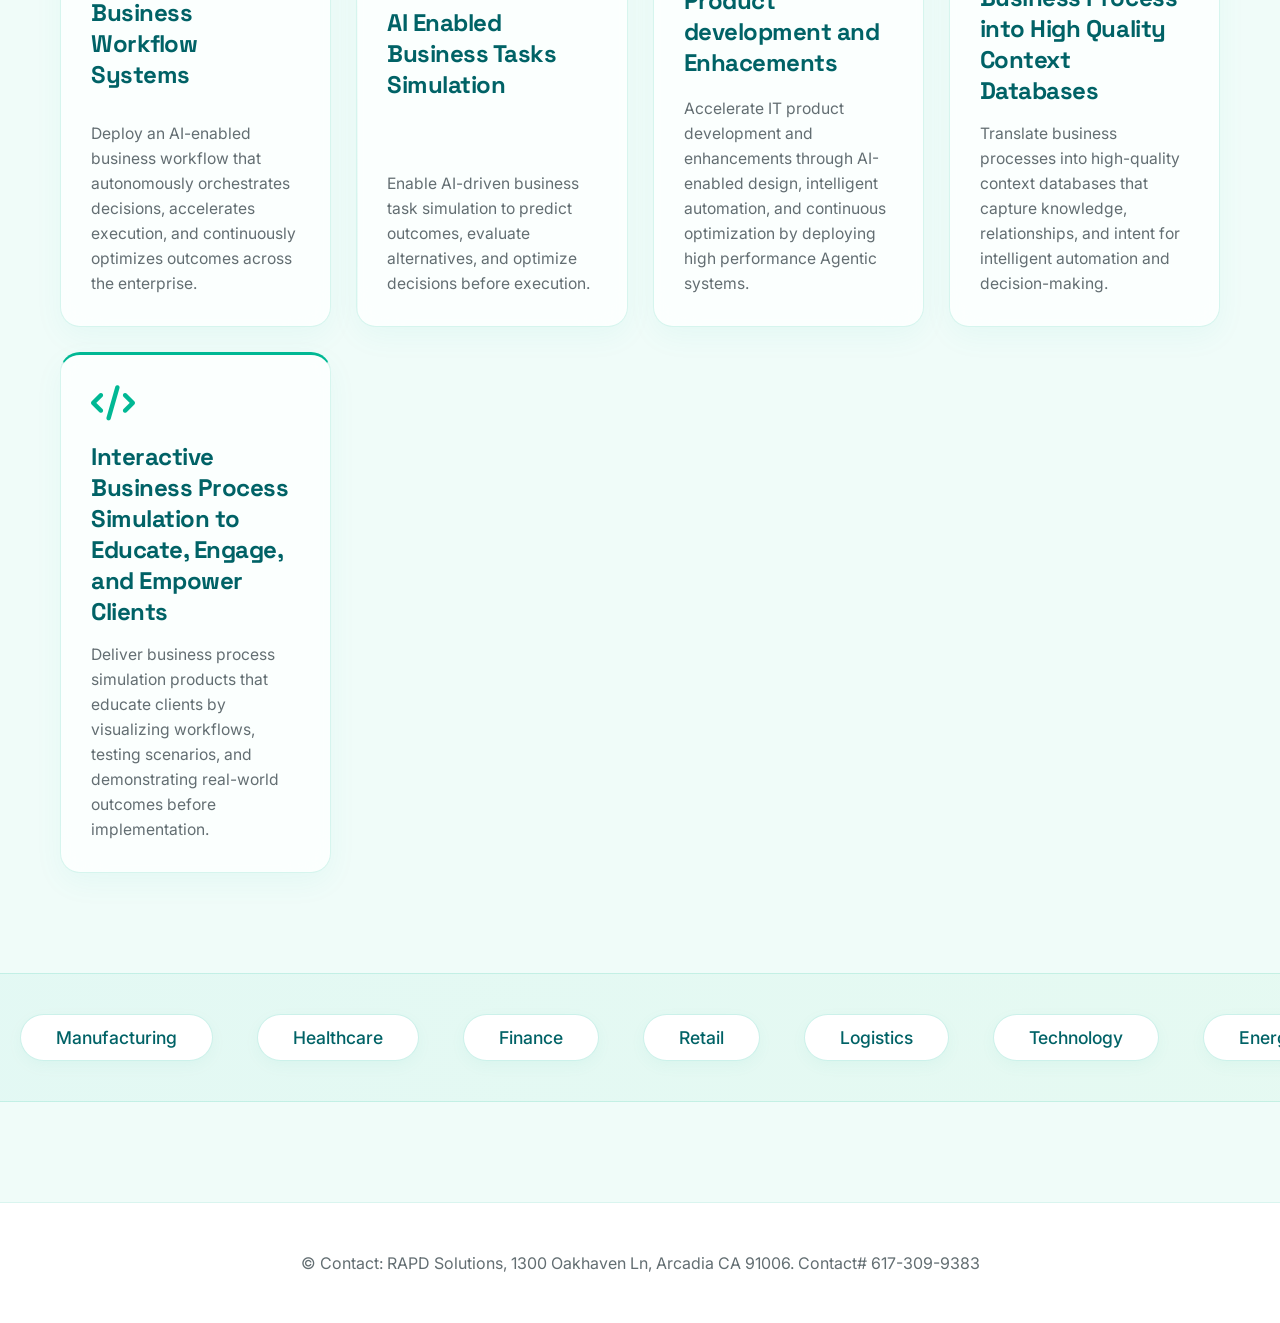
<file: indexold.html>
<!DOCTYPE html>
<html lang="en">
<head>
    <meta charset="UTF-8">
    <meta name="viewport" content="width=device-width, initial-scale=1.0">
    <title>RAPD Solutions | Future Ready</title>
    <link href="https://fonts.googleapis.com/css2?family=Space+Grotesk:wght@300;500;700&family=Inter:wght@300;400;600&display=swap" rel="stylesheet">
    <link rel="stylesheet" href="https://cdnjs.cloudflare.com/ajax/libs/font-awesome/6.4.0/css/all.min.css">
    <style>
        :root {
            /* --- NEW COLOR PALETTE --- */
            --bg-light: #f0fcf9; /* Very subtle minty-white background */
            --bg-card: rgba(255, 255, 255, 0.8);
            
            /* Bluish Green (Teal) to Green */
            --primary-teal: #00b894;    /* The "Bluish Green" */
            --deep-teal: #006266;       /* Darker version for readable text */
            --vibrant-green: #2ecc71;   /* The "Green" for the gradient end */
            
            --text-dark: #1e272e;
            --text-muted: #636e72;
            --border-light: rgba(0, 184, 148, 0.15); /* Subtle teal border */
            --glass: blur(20px) saturate(180%);
        }

        * { margin: 0; padding: 0; box-sizing: border-box; scroll-behavior: smooth; }
        
        body {
            background-color: var(--bg-light);
            color: var(--text-dark);
            font-family: 'Inter', sans-serif;
            overflow-x: hidden;
        }

        h1, h2, h3 { font-family: 'Space Grotesk', sans-serif; letter-spacing: -0.02em; }

        /* --- AMBIENT LIGHT (Teal/Green Flow) --- */
        .ambient-light {
            position: fixed;
            top: 0; left: 0; width: 100%; height: 100%;
            z-index: -1;
            background: 
                radial-gradient(circle at 10% 20%, rgba(0, 184, 148, 0.1), transparent 40%),
                radial-gradient(circle at 90% 80%, rgba(46, 204, 113, 0.1), transparent 40%);
            animation: pulseLight 8s infinite alternate;
        }

        @keyframes pulseLight {
            0% { transform: scale(1); opacity: 0.6; }
            100% { transform: scale(1.2); opacity: 1; }
        }

        /* --- NAVIGATION --- */
        nav {
            display: flex;
            justify-content: space-between;
            align-items: center;
            padding: 18px 5%;
            position: fixed;
            width: 100%;
            z-index: 100;
            background: rgba(255, 255, 255, 0.9);
            backdrop-filter: var(--glass);
            border-bottom: 1px solid var(--border-light);
        }

        .logo { 
            font-size: 1.6rem; 
            font-weight: 700; 
            color: var(--deep-teal); 
        }
        .logo span { color: var(--primary-teal); font-weight: 300; }
        
        .nav-links { display: flex; gap: 30px; }
        .nav-links a { color: var(--text-dark); text-decoration: none; transition: 0.3s; font-size: 0.95rem; font-weight: 500;}
        .nav-links a:hover { color: var(--primary-teal); }

        /* --- BUTTONS (Bluish Green -> Green Gradient) --- */
        .cta-btn {
            padding: 12px 30px;
            /* The requested Gradient: Bluish Green to Green */
            background: linear-gradient(90deg, var(--primary-teal), var(--vibrant-green));
            border: none;
            border-radius: 30px;
            color: white;
            font-weight: 600;
            cursor: pointer;
            transition: 0.3s;
            box-shadow: 0 5px 15px rgba(0, 184, 148, 0.3);
        }
        .cta-btn:hover { 
            transform: translateY(-3px); 
            box-shadow: 0 8px 25px rgba(0, 184, 148, 0.5); 
        }

        /* --- HERO SECTION --- */
        .hero {
            height: 90vh;
            display: flex;
            flex-direction: column;
            justify-content: center;
            align-items: center;
            text-align: center;
            padding: 0 20px;
            position: relative;
        }

        .hero h1 {
            font-size: 4rem;
            line-height: 1.1;
            margin-bottom: 20px;
            color: var(--text-dark);
        }
        
        /* Gradient Text for Headlines */
        .hero h1 span, .section-title span {
            background: linear-gradient(90deg, var(--primary-teal), var(--vibrant-green));
            -webkit-background-clip: text;
            -webkit-text-fill-color: transparent;
        }

        .typing-container {
            height: 30px;
            margin-bottom: 40px;
            font-size: 1.3rem;
            color: var(--deep-teal); /* Text is bluish green */
            font-family: 'Space Grotesk', monospace;
            font-weight: 500;
        }

        /* --- GRID LAYOUTS --- */
        .section-container {
            max-width: 1200px;
            margin: 100px auto;
            padding: 0 20px;
        }

        .section-title {
            font-size: 2.8rem;
            margin-bottom: 50px;
            text-align: center;
            color: var(--text-dark);
        }

        .bento-grid {
            display: grid;
            grid-template-columns: repeat(auto-fit, minmax(300px, 1fr));
            gap: 25px;
        }

        .card {
            background: var(--bg-card);
            border: 1px solid var(--border-light);
            border-radius: 20px;
            padding: 30px;
            transition: 0.4s;
            position: relative;
            overflow: hidden;
            display: flex;
            flex-direction: column;
            justify-content: space-between;
            box-shadow: 0 10px 30px rgba(0, 184, 148, 0.05); 
            backdrop-filter: var(--glass);
        }

        .card:hover {
            transform: translateY(-8px);
            border-color: var(--primary-teal);
            box-shadow: 0 15px 45px rgba(0, 184, 148, 0.15);
        }

        /* Card Hover Effect */
        .card::before {
            content: '';
            position: absolute;
            top: 0; left: 0; width: 100%; height: 100%;
            background: linear-gradient(45deg, transparent, rgba(0, 184, 148, 0.1), transparent);
            transform: translateX(-100%);
            transition: 0.5s;
        }
        .card:hover::before { transform: translateX(100%); }

        /* Icon Color: Bluish Green */
        .card-icon { font-size: 2.2rem; margin-bottom: 20px; color: var(--primary-teal); }
        
        .card h3 { margin-bottom: 15px; font-size: 1.5rem; color: var(--deep-teal); }
        .card p { color: var(--text-muted); line-height: 1.6; font-size: 0.98rem; }

        /* --- INFINITE LOOP --- */
        .loop-slider {
            background: linear-gradient(90deg, rgba(0, 184, 148, 0.05), rgba(46, 204, 113, 0.05));
            padding: 40px 0;
            margin: 100px 0;
            overflow: hidden;
            position: relative;
            white-space: nowrap;
            border-top: 1px solid var(--border-light);
            border-bottom: 1px solid var(--border-light);
        }

        .loop-track {
            display: inline-block;
            animation: slide 30s linear infinite;
        }

        .industry-pill {
            display: inline-block;
            padding: 12px 35px;
            margin: 0 20px;
            background: white;
            border: 1px solid rgba(0, 184, 148, 0.2);
            border-radius: 50px;
            color: var(--deep-teal);
            font-size: 1.1rem;
            font-weight: 500;
            box-shadow: 0 5px 15px rgba(0, 184, 148, 0.05);
        }

        @keyframes slide {
            from { transform: translateX(0); }
            to { transform: translateX(-50%); }
        }

        /* --- AI WIDGET --- */
        .ai-widget {
            position: fixed;
            bottom: 30px;
            right: 30px;
            z-index: 999;
        }

        .ai-avatar {
            width: 65px;
            height: 65px;
            /* Gradient Avatar */
            background: linear-gradient(135deg, var(--primary-teal), var(--vibrant-green));
            border-radius: 50%;
            display: flex;
            align-items: center;
            justify-content: center;
            cursor: pointer;
            box-shadow: 0 0 25px rgba(0, 184, 148, 0.5);
            animation: float 3s ease-in-out infinite;
        }

        .ai-avatar i { color: white; font-size: 1.6rem; }

        .chat-window {
            position: absolute;
            bottom: 85px;
            right: 0;
            width: 320px;
            background: rgba(255, 255, 255, 0.95);
            border: 1px solid var(--primary-teal);
            backdrop-filter: var(--glass);
            border-radius: 20px;
            padding: 20px;
            display: none;
            flex-direction: column;
            box-shadow: 0 15px 40px rgba(0,0,0,0.15);
        }

        .chat-messages {
            height: 250px;
            overflow-y: auto;
            margin-bottom: 15px;
            font-size: 0.9rem;
            color: var(--text-dark);
        }

        .bot-msg {
            background: rgba(0, 184, 148, 0.15); /* Light bluish green bg */
            padding: 10px 15px;
            border-radius: 15px 15px 15px 2px;
            margin-bottom: 10px;
            color: var(--deep-teal);
        }

        .user-input { display: flex; gap: 10px; }
        
        .user-input input {
            flex: 1;
            background: rgba(0,0,0,0.03);
            border: 1px solid rgba(0,0,0,0.1);
            padding: 10px;
            border-radius: 10px;
            color: var(--text-dark);
            outline: none;
        }

        .user-input button {
            background: var(--primary-teal);
            border:none;
            color:white;
            padding:0 15px;
            border-radius:10px;
            cursor:pointer;
        }

        @keyframes float {
            0% { transform: translateY(0px); }
            50% { transform: translateY(-12px); }
            100% { transform: translateY(0px); }
        }

        /* Mobile Responsive */
        @media (max-width: 768px) {
            .hero h1 { font-size: 2.8rem; }
            .bento-grid { grid-template-columns: 1fr; }
            nav { flex-direction: column; gap: 15px; align-items: flex-start;}
            .nav-links { margin-top: 10px; }
            .cta-btn { margin-top: 10px; align-self: center;}
        }
    </style>
</head>
<body>

    <div class="ambient-light"></div>

    <nav>
        <div class="logo">RAPD<span>Solutions</span></div>
        <div class="nav-links">
            <a href="#ai-core">AI Core</a>
            <a href="/rapd-solutions.html">Enterprise Agentic Platform</a>
            <a href="#solutions">Solutions</a>
            <a href="#bottom-anchor">Contact</a>            
        </div>
       
    </nav>

    <section class="hero">
        <h1>Pioneering <span>Growth</span> with<br>Intelligent Solutions</h1>
        <div class="typing-container">
            <span id="typing-text"></span><span style="animation: blink 1s infinite">|</span>
        </div>
        <p style="color: var(--text-muted); max-width: 600px; margin-bottom: 30px;">
            Innovate with next-gen Enterprise ERP and AI. We blend Microsoft Technology with advanced neural networks to optimize your future.
        </p>
        <button class="cta-btn" style="padding: 15px 40px; font-size: 1.1rem;" onclick="window.location.href='rapd-solutions.html'">Enterprise Agentic Strategy</button>
        
    </section>

    <div class="section-container" id="ai-core">
        <h2 class="section-title">The Core of <span>AI Innovation</span></h2>
        <div class="bento-grid">
            <div class="card">
                <i class="fas fa-shield-alt card-icon"></i>
                <h3>Secure AI-Enabled Apps</h3>
                <p>Develop and deploy enterprise-grade AI with robust security frameworks. Ensure data protection and compliance.</p>
            </div>
            <div class="card">
                <i class="fas fa-network-wired card-icon"></i>
                <h3>AI Simulations & Modeling</h3>
                <p>Leverage advanced simulations to predict outcomes. From scenario planning to predictive analytics.</p>
            </div>
            <div class="card">
                <i class="fas fa-database card-icon"></i>
                <h3>High-Quality Context</h3>
                <p>Achieve the highest accuracy in enterprise AI through meticulous context building and custom training datasets.</p>
            </div>
        </div>
    </div>

    <div class="section-container" id="solutions">
        <h2 class="section-title">Comprehensive <span>Technology</span></h2>
        <div class="bento-grid" style="grid-template-columns: repeat(auto-fit, minmax(250px, 1fr));">
            <div class="card" style="border-top: 3px solid var(--primary-teal);">
                <i class="fas fa-cogs card-icon"></i>
                <h3>Deploy AI Enabled Business Workflow Systems</h3>
                <p>Deploy an AI-enabled business workflow that autonomously orchestrates decisions, accelerates execution, and continuously optimizes outcomes across the enterprise.</p>
            </div>
            <div class="card" style="border-top: 3px solid var(--primary-teal);">
                <i class="fas fa-headset card-icon"></i>
                <h3>AI Enabled Business Tasks Simulation</h3>
                <p>Enable AI-driven business task simulation to predict outcomes, evaluate alternatives, and optimize decisions before execution.</p>
            </div>
            <div class="card" style="border-top: 3px solid var(--primary-teal);">
                <i class="fas fa-chalkboard-teacher card-icon"></i>
                <h3>AI Enabled IT Product development and Enhacements </h3>
                <p>Accelerate IT product development and enhancements through AI-enabled design, intelligent automation, and continuous optimization by deploying high performance Agentic systems.</p>
            </div>
            <div class="card" style="border-top: 3px solid var(--primary-teal);">
                <i class="fas fa-users card-icon"></i>
                <h3>Translate Business Process into High Quality Context Databases</h3>
                <p>Translate business processes into high-quality context databases that capture knowledge, relationships, and intent for intelligent automation and decision-making.</p>
            </div>
            <div class="card" style="border-top: 3px solid var(--primary-teal);">
                <i class="fas fa-code card-icon"></i>
                <h3>Interactive Business Process Simulation to Educate, Engage, and Empower Clients</h3>
                <p>Deliver business process simulation products that educate clients by visualizing workflows, testing scenarios, and demonstrating real-world outcomes before implementation.</p>
            </div>
        </div>
    </div>

    <div class="loop-slider">
        <div class="loop-track">
            <span class="industry-pill">Manufacturing</span>
            <span class="industry-pill">Healthcare</span>
            <span class="industry-pill">Finance</span>
            <span class="industry-pill">Retail</span>
            <span class="industry-pill">Logistics</span>
            <span class="industry-pill">Technology</span>
            <span class="industry-pill">Energy</span>
            <span class="industry-pill">Manufacturing</span>
            <span class="industry-pill">Healthcare</span>
            <span class="industry-pill">Finance</span>
            <span class="industry-pill">Retail</span>
            <span class="industry-pill">Logistics</span>
        </div>
    </div>

    <footer style="text-align: center; padding: 50px; color: var(--text-muted); border-top: 1px solid var(--border-light); background-color: white;">
        <p>&copy; Contact: RAPD Solutions, 1300 Oakhaven Ln, Arcadia CA 91006. Contact# 617-309-9383 </p>
        <div id="bottom-anchor"></div>
    </footer>

    <div class="ai-widget">
        <div class="chat-window" id="chatWindow">
            <div class="chat-messages" id="chatOutput">
                <div class="bot-msg">Hello! I am RAPD's AI Assistant. How can I assist you with your business transformation?</div>
            </div>
            <div class="user-input">
                <input type="text" id="userInput" placeholder="Ask me anything...">
                <button onclick="sendMessage()"><i class="fas fa-paper-plane"></i></button>
            </div>
        </div>
        <div class="ai-avatar" onclick="toggleChat()">
            <i class="fas fa-robot"></i>
        </div>
    </div>

    <script>
        // 1. Typing Effect
        const text = ["Optimizing Operations...", "Integrating AI Models...", "Securing Enterprise Data...", "Deploying ERP Solutions..."];
        let count = 0;
        let index = 0;
        let currentText = "";
        let letter = "";

        (function type() {
            if (count === text.length) count = 0;
            currentText = text[count];
            letter = currentText.slice(0, ++index);
            
            document.getElementById("typing-text").textContent = letter;
            if (letter.length === currentText.length) {
                count++;
                index = 0;
                setTimeout(type, 2000); 
            } else {
                setTimeout(type, 100);
            }
        })();

        // 2. AI Chatbot Logic
        function toggleChat() {
            const w = document.getElementById('chatWindow');
            w.style.display = w.style.display === 'flex' ? 'none' : 'flex';
        }

        function sendMessage() {
            const input = document.getElementById('userInput');
            const output = document.getElementById('chatOutput');
            const text = input.value.toLowerCase();
            
            if(text.trim() === "") return;

            output.innerHTML += `<div style="text-align:right; margin-bottom:10px; color: var(--deep-teal);">${input.value}</div>`;
            
            let response = "I'm analyzing that request... Please contact our sales team or book a demo!";
            if(text.includes("erp")) response = "Our ERP implementation streamlines business operations across all departments. We specialize in Microsoft Dynamics and SAP integrations.";
            if(text.includes("ai") || text.includes("security")) response = "We prioritize Enterprise AI Security using robust frameworks to ensure data protection.";
            if(text.includes("staff")) response = "Our Staff Augmentation service provides highly skilled technology professionals to fill critical roles.";

            setTimeout(() => {
                output.innerHTML += `<div class="bot-msg">${response}</div>`;
                output.scrollTop = output.scrollHeight;
            }, 600);

            input.value = "";
        }

        document.getElementById("userInput").addEventListener("keypress", function(event) {
            if (event.key === "Enter") sendMessage();
        });
    </script>
</body>
</html>
</file>
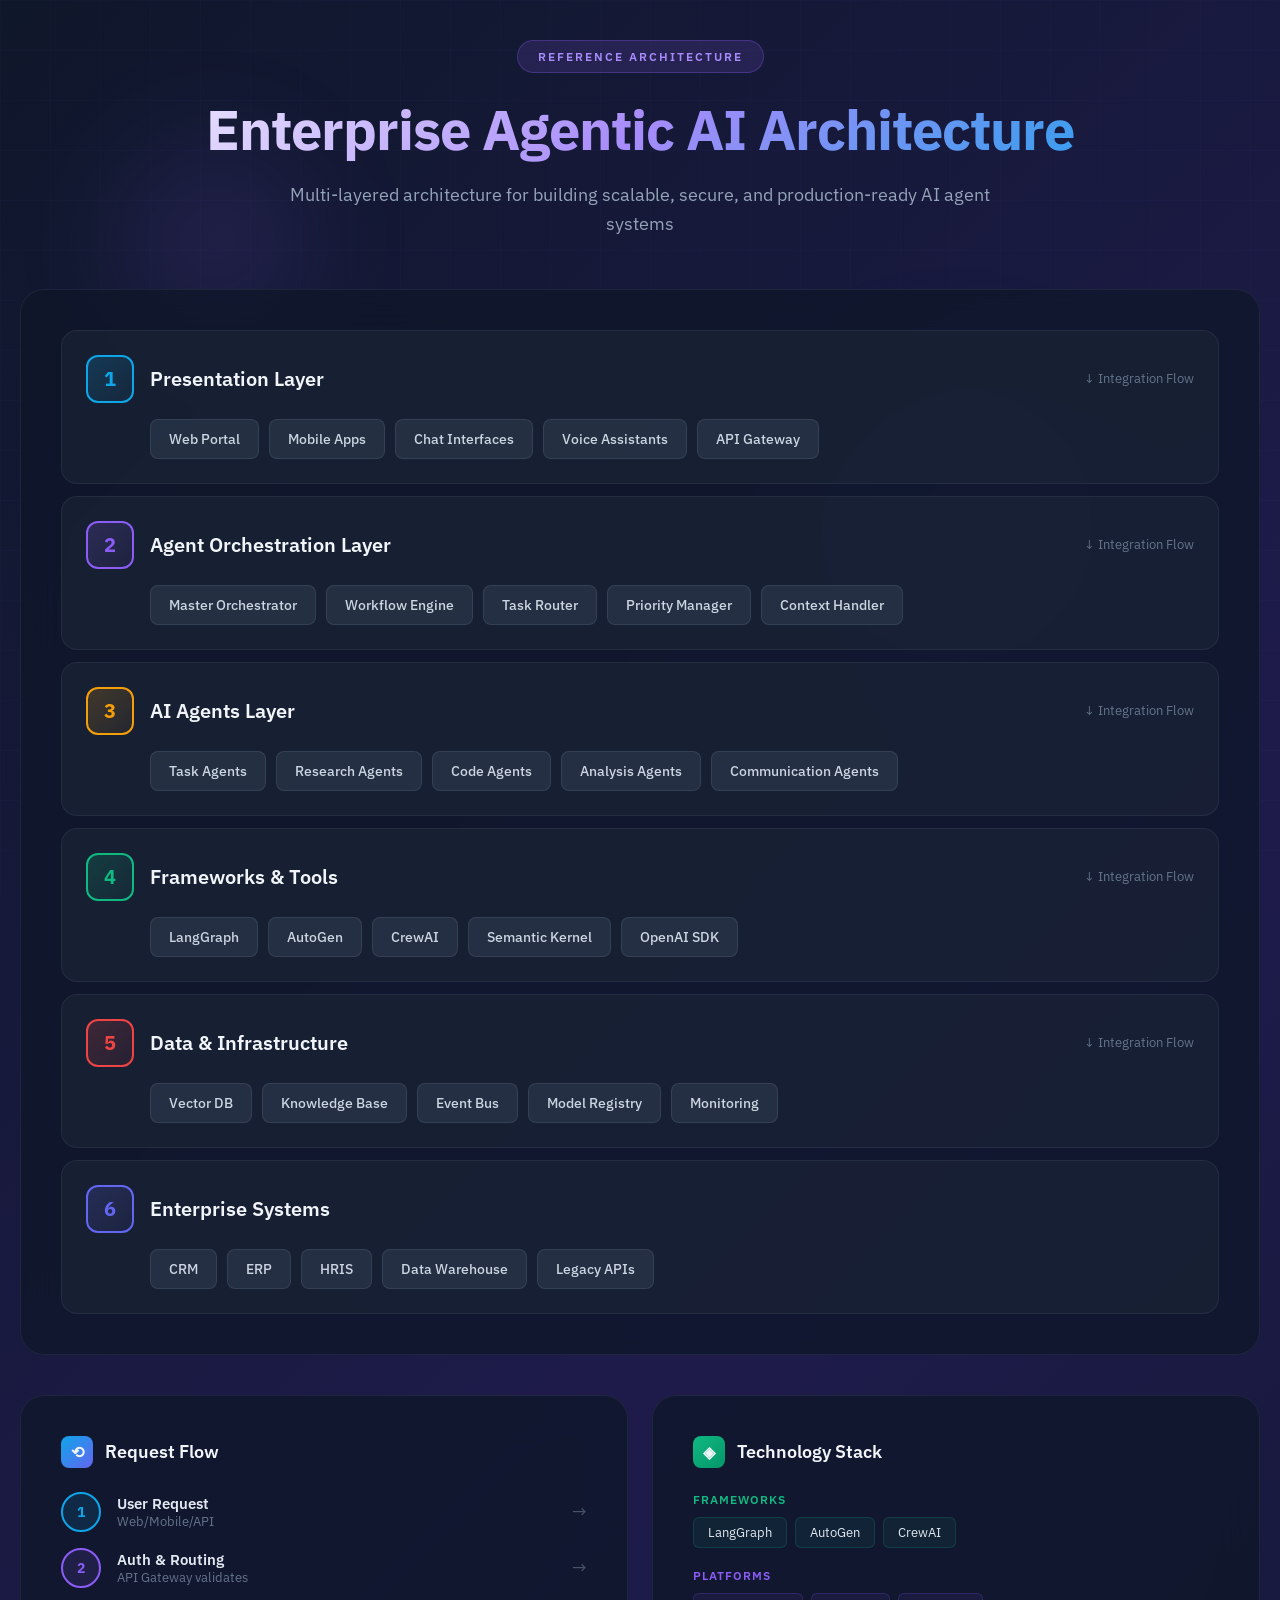
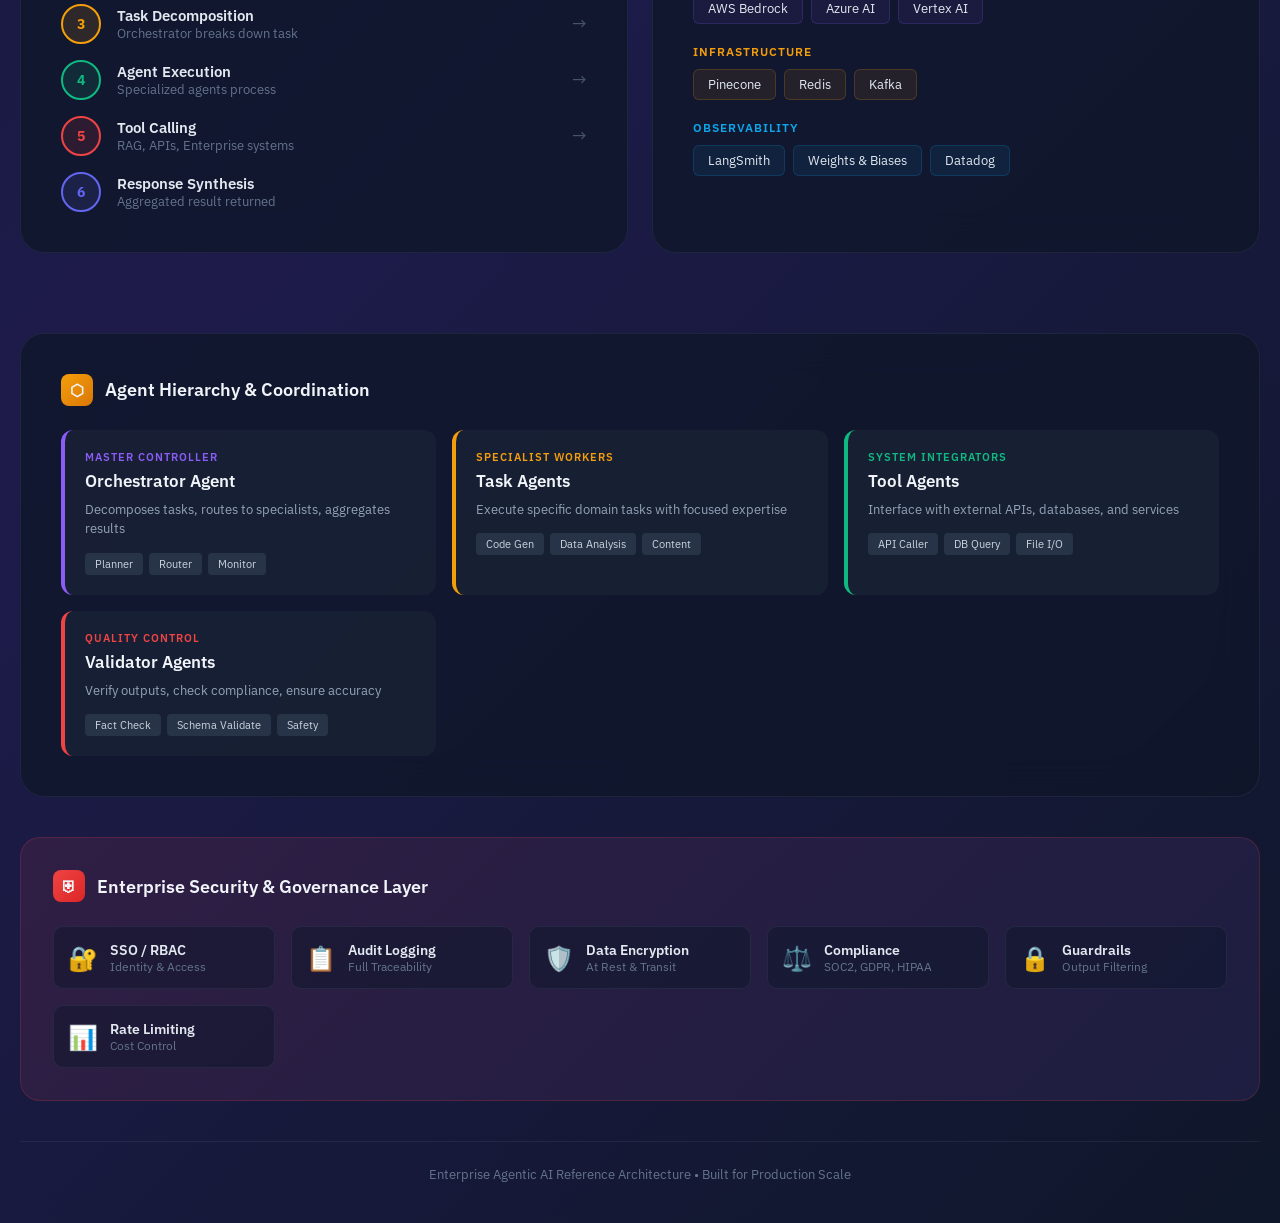
<file: rapd-solutions.html>
<!DOCTYPE html>
<html lang="en">
<head>
    <meta charset="UTF-8">
    <meta name="viewport" content="width=device-width, initial-scale=1.0">
    <title>Enterprise Agentic AI Architecture</title>
    <link href="https://fonts.googleapis.com/css2?family=IBM+Plex+Sans:wght@400;500;600;700&display=swap" rel="stylesheet">
    <style>
        * {
            margin: 0;
            padding: 0;
            box-sizing: border-box;
        }

        body {
            min-height: 100vh;
            background: linear-gradient(135deg, #0f172a 0%, #1e1b4b 50%, #0f172a 100%);
            font-family: 'IBM Plex Sans', -apple-system, sans-serif;
            color: #e2e8f0;
            padding: 40px 20px;
            position: relative;
            overflow-x: hidden;
        }

        .bg-grid {
            position: fixed;
            inset: 0;
            background-image: 
                linear-gradient(rgba(99, 102, 241, 0.03) 1px, transparent 1px),
                linear-gradient(90deg, rgba(99, 102, 241, 0.03) 1px, transparent 1px);
            background-size: 50px 50px;
            pointer-events: none;
            z-index: 0;
        }

        .orb {
            position: fixed;
            border-radius: 50%;
            pointer-events: none;
            z-index: 0;
        }

        .orb-1 {
            top: 10%;
            left: 5%;
            width: 300px;
            height: 300px;
            background: radial-gradient(circle, rgba(139, 92, 246, 0.15) 0%, transparent 70%);
            filter: blur(40px);
        }

        .orb-2 {
            bottom: 20%;
            right: 10%;
            width: 400px;
            height: 400px;
            background: radial-gradient(circle, rgba(14, 165, 233, 0.1) 0%, transparent 70%);
            filter: blur(60px);
        }

        .container {
            max-width: 1400px;
            margin: 0 auto;
            position: relative;
            z-index: 1;
        }

        header {
            text-align: center;
            margin-bottom: 50px;
        }

        .badge {
            display: inline-block;
            padding: 8px 20px;
            background: rgba(139, 92, 246, 0.15);
            border: 1px solid rgba(139, 92, 246, 0.3);
            border-radius: 100px;
            font-size: 12px;
            font-weight: 600;
            letter-spacing: 2px;
            text-transform: uppercase;
            color: #a78bfa;
            margin-bottom: 20px;
        }

        h1 {
            font-size: clamp(32px, 5vw, 56px);
            font-weight: 700;
            margin: 0 0 16px 0;
            background: linear-gradient(135deg, #fff 0%, #a78bfa 50%, #0ea5e9 100%);
            -webkit-background-clip: text;
            -webkit-text-fill-color: transparent;
            background-clip: text;
            letter-spacing: -1px;
        }

        .subtitle {
            font-size: 18px;
            color: #94a3b8;
            max-width: 700px;
            margin: 0 auto;
            line-height: 1.6;
        }

        .card {
            background: rgba(15, 23, 42, 0.8);
            backdrop-filter: blur(20px);
            border: 1px solid rgba(148, 163, 184, 0.1);
            border-radius: 24px;
            padding: 40px;
            margin-bottom: 40px;
        }

        .layers-stack {
            display: flex;
            flex-direction: column;
            gap: 12px;
        }

        .layer {
            background: rgba(30, 41, 59, 0.5);
            border: 1px solid rgba(148, 163, 184, 0.1);
            border-radius: 16px;
            padding: 24px;
            transition: all 0.3s ease;
            cursor: pointer;
        }

        .layer:hover {
            transform: scale(1.01);
        }

        .layer-header {
            display: flex;
            align-items: center;
            gap: 16px;
            margin-bottom: 16px;
        }

        .layer-number {
            width: 48px;
            height: 48px;
            border-radius: 12px;
            display: flex;
            align-items: center;
            justify-content: center;
            font-size: 20px;
            font-weight: 700;
            flex-shrink: 0;
        }

        .layer-title {
            font-size: 20px;
            font-weight: 600;
            color: #f1f5f9;
        }

        .layer-flow {
            margin-left: auto;
            display: flex;
            align-items: center;
            gap: 8px;
            color: #64748b;
            font-size: 13px;
        }

        .components {
            display: flex;
            flex-wrap: wrap;
            gap: 10px;
            margin-left: 64px;
        }

        .component {
            padding: 10px 18px;
            background: rgba(51, 65, 85, 0.5);
            border: 1px solid rgba(148, 163, 184, 0.15);
            border-radius: 8px;
            font-size: 14px;
            font-weight: 500;
            color: #cbd5e1;
            transition: all 0.2s ease;
            cursor: pointer;
        }

        .component:hover {
            background: rgba(51, 65, 85, 0.8);
        }

        .grid-2 {
            display: grid;
            grid-template-columns: repeat(auto-fit, minmax(400px, 1fr));
            gap: 24px;
            margin-bottom: 40px;
        }

        @media (max-width: 860px) {
            .grid-2 {
                grid-template-columns: 1fr;
            }
        }

        .section-title {
            font-size: 18px;
            font-weight: 600;
            color: #f1f5f9;
            margin: 0 0 24px 0;
            display: flex;
            align-items: center;
            gap: 12px;
        }

        .section-icon {
            width: 32px;
            height: 32px;
            border-radius: 8px;
            display: flex;
            align-items: center;
            justify-content: center;
            font-size: 16px;
        }

        .flow-steps {
            display: flex;
            flex-direction: column;
            gap: 16px;
        }

        .flow-step {
            display: flex;
            align-items: center;
            gap: 16px;
        }

        .step-number {
            width: 40px;
            height: 40px;
            border-radius: 50%;
            display: flex;
            align-items: center;
            justify-content: center;
            font-size: 14px;
            font-weight: 700;
            flex-shrink: 0;
        }

        .step-content {
            flex: 1;
        }

        .step-label {
            font-weight: 600;
            color: #e2e8f0;
            font-size: 15px;
        }

        .step-desc {
            color: #64748b;
            font-size: 13px;
        }

        .step-arrow {
            color: #475569;
            font-size: 18px;
        }

        .tech-category {
            margin-bottom: 20px;
        }

        .tech-category:last-child {
            margin-bottom: 0;
        }

        .tech-label {
            font-size: 12px;
            font-weight: 600;
            letter-spacing: 1px;
            text-transform: uppercase;
            margin-bottom: 10px;
        }

        .tech-items {
            display: flex;
            flex-wrap: wrap;
            gap: 8px;
        }

        .tech-item {
            padding: 6px 14px;
            border-radius: 6px;
            font-size: 13px;
            color: #e2e8f0;
        }

        .agents-grid {
            display: grid;
            grid-template-columns: repeat(auto-fit, minmax(280px, 1fr));
            gap: 16px;
        }

        .agent-card {
            background: rgba(30, 41, 59, 0.5);
            border-radius: 12px;
            padding: 20px;
            border-left: 4px solid;
        }

        .agent-role {
            font-size: 11px;
            font-weight: 600;
            letter-spacing: 1px;
            text-transform: uppercase;
            margin-bottom: 6px;
        }

        .agent-type {
            font-size: 17px;
            font-weight: 600;
            color: #f1f5f9;
            margin-bottom: 8px;
        }

        .agent-desc {
            font-size: 13px;
            color: #94a3b8;
            line-height: 1.5;
            margin-bottom: 14px;
        }

        .agent-tools {
            display: flex;
            flex-wrap: wrap;
            gap: 6px;
        }

        .agent-tool {
            padding: 4px 10px;
            background: rgba(51, 65, 85, 0.6);
            border-radius: 4px;
            font-size: 11px;
            color: #cbd5e1;
        }

        .security-card {
            background: linear-gradient(135deg, rgba(239, 68, 68, 0.1) 0%, rgba(139, 92, 246, 0.1) 100%);
            border: 1px solid rgba(239, 68, 68, 0.2);
            border-radius: 20px;
            padding: 32px;
        }

        .security-grid {
            display: grid;
            grid-template-columns: repeat(auto-fit, minmax(200px, 1fr));
            gap: 16px;
        }

        .security-item {
            display: flex;
            align-items: center;
            gap: 12px;
            padding: 14px;
            background: rgba(15, 23, 42, 0.5);
            border-radius: 10px;
            border: 1px solid rgba(148, 163, 184, 0.1);
        }

        .security-icon {
            font-size: 24px;
        }

        .security-label {
            font-weight: 600;
            color: #e2e8f0;
            font-size: 14px;
        }

        .security-desc {
            color: #64748b;
            font-size: 12px;
        }

        footer {
            text-align: center;
            margin-top: 40px;
            padding-top: 24px;
            border-top: 1px solid rgba(148, 163, 184, 0.1);
        }

        footer p {
            color: #64748b;
            font-size: 13px;
        }

        /* Layer-specific colors */
        .layer-1 .layer-number { background: linear-gradient(135deg, #0ea5e930 0%, #0ea5e910 100%); border: 2px solid #0ea5e9; color: #0ea5e9; }
        .layer-1:hover { background: linear-gradient(135deg, #0ea5e915 0%, #0ea5e908 100%); border-color: #0ea5e950; }
        .layer-1:hover .component { border-color: #0ea5e9; color: #0ea5e9; background: #0ea5e925; }

        .layer-2 .layer-number { background: linear-gradient(135deg, #8b5cf630 0%, #8b5cf610 100%); border: 2px solid #8b5cf6; color: #8b5cf6; }
        .layer-2:hover { background: linear-gradient(135deg, #8b5cf615 0%, #8b5cf608 100%); border-color: #8b5cf650; }
        .layer-2:hover .component { border-color: #8b5cf6; color: #8b5cf6; background: #8b5cf625; }

        .layer-3 .layer-number { background: linear-gradient(135deg, #f59e0b30 0%, #f59e0b10 100%); border: 2px solid #f59e0b; color: #f59e0b; }
        .layer-3:hover { background: linear-gradient(135deg, #f59e0b15 0%, #f59e0b08 100%); border-color: #f59e0b50; }
        .layer-3:hover .component { border-color: #f59e0b; color: #f59e0b; background: #f59e0b25; }

        .layer-4 .layer-number { background: linear-gradient(135deg, #10b98130 0%, #10b98110 100%); border: 2px solid #10b981; color: #10b981; }
        .layer-4:hover { background: linear-gradient(135deg, #10b98115 0%, #10b98108 100%); border-color: #10b98150; }
        .layer-4:hover .component { border-color: #10b981; color: #10b981; background: #10b98125; }

        .layer-5 .layer-number { background: linear-gradient(135deg, #ef444430 0%, #ef444410 100%); border: 2px solid #ef4444; color: #ef4444; }
        .layer-5:hover { background: linear-gradient(135deg, #ef444415 0%, #ef444408 100%); border-color: #ef444450; }
        .layer-5:hover .component { border-color: #ef4444; color: #ef4444; background: #ef444425; }

        .layer-6 .layer-number { background: linear-gradient(135deg, #6366f130 0%, #6366f110 100%); border: 2px solid #6366f1; color: #6366f1; }
        .layer-6:hover { background: linear-gradient(135deg, #6366f115 0%, #6366f108 100%); border-color: #6366f150; }
        .layer-6:hover .component { border-color: #6366f1; color: #6366f1; background: #6366f125; }
    </style>
</head>
<body>
    <div class="bg-grid"></div>
    <div class="orb orb-1"></div>
    <div class="orb orb-2"></div>

    <div class="container">
        <!-- Header -->
        <header>
            <div class="badge">Reference Architecture</div>
            <h1>Enterprise Agentic AI Architecture</h1>
            <p class="subtitle">Multi-layered architecture for building scalable, secure, and production-ready AI agent systems</p>
        </header>

        <!-- Main Architecture Layers -->
        <div class="card">
            <div class="layers-stack">
                <!-- Layer 1: Presentation -->
                <div class="layer layer-1">
                    <div class="layer-header">
                        <div class="layer-number">1</div>
                        <div class="layer-title">Presentation Layer</div>
                        <div class="layer-flow">↓ Integration Flow</div>
                    </div>
                    <div class="components">
                        <div class="component">Web Portal</div>
                        <div class="component">Mobile Apps</div>
                        <div class="component">Chat Interfaces</div>
                        <div class="component">Voice Assistants</div>
                        <div class="component">API Gateway</div>
                    </div>
                </div>

                <!-- Layer 2: Orchestration -->
                <div class="layer layer-2">
                    <div class="layer-header">
                        <div class="layer-number">2</div>
                        <div class="layer-title">Agent Orchestration Layer</div>
                        <div class="layer-flow">↓ Integration Flow</div>
                    </div>
                    <div class="components">
                        <div class="component">Master Orchestrator</div>
                        <div class="component">Workflow Engine</div>
                        <div class="component">Task Router</div>
                        <div class="component">Priority Manager</div>
                        <div class="component">Context Handler</div>
                    </div>
                </div>

                <!-- Layer 3: AI Agents -->
                <div class="layer layer-3">
                    <div class="layer-header">
                        <div class="layer-number">3</div>
                        <div class="layer-title">AI Agents Layer</div>
                        <div class="layer-flow">↓ Integration Flow</div>
                    </div>
                    <div class="components">
                        <div class="component">Task Agents</div>
                        <div class="component">Research Agents</div>
                        <div class="component">Code Agents</div>
                        <div class="component">Analysis Agents</div>
                        <div class="component">Communication Agents</div>
                    </div>
                </div>

                <!-- Layer 4: Frameworks -->
                <div class="layer layer-4">
                    <div class="layer-header">
                        <div class="layer-number">4</div>
                        <div class="layer-title">Frameworks & Tools</div>
                        <div class="layer-flow">↓ Integration Flow</div>
                    </div>
                    <div class="components">
                        <div class="component">LangGraph</div>
                        <div class="component">AutoGen</div>
                        <div class="component">CrewAI</div>
                        <div class="component">Semantic Kernel</div>
                        <div class="component">OpenAI SDK</div>
                    </div>
                </div>

                <!-- Layer 5: Infrastructure -->
                <div class="layer layer-5">
                    <div class="layer-header">
                        <div class="layer-number">5</div>
                        <div class="layer-title">Data & Infrastructure</div>
                        <div class="layer-flow">↓ Integration Flow</div>
                    </div>
                    <div class="components">
                        <div class="component">Vector DB</div>
                        <div class="component">Knowledge Base</div>
                        <div class="component">Event Bus</div>
                        <div class="component">Model Registry</div>
                        <div class="component">Monitoring</div>
                    </div>
                </div>

                <!-- Layer 6: Enterprise Systems -->
                <div class="layer layer-6">
                    <div class="layer-header">
                        <div class="layer-number">6</div>
                        <div class="layer-title">Enterprise Systems</div>
                    </div>
                    <div class="components">
                        <div class="component">CRM</div>
                        <div class="component">ERP</div>
                        <div class="component">HRIS</div>
                        <div class="component">Data Warehouse</div>
                        <div class="component">Legacy APIs</div>
                    </div>
                </div>
            </div>
        </div>

        <!-- Flow & Tech Stack Grid -->
        <div class="grid-2">
            <!-- Request Flow -->
            <div class="card">
                <h3 class="section-title">
                    <span class="section-icon" style="background: linear-gradient(135deg, #0ea5e9 0%, #6366f1 100%);">⟲</span>
                    Request Flow
                </h3>
                <div class="flow-steps">
                    <div class="flow-step">
                        <div class="step-number" style="background: #0ea5e920; border: 2px solid #0ea5e9; color: #0ea5e9;">1</div>
                        <div class="step-content">
                            <div class="step-label">User Request</div>
                            <div class="step-desc">Web/Mobile/API</div>
                        </div>
                        <div class="step-arrow">→</div>
                    </div>
                    <div class="flow-step">
                        <div class="step-number" style="background: #8b5cf620; border: 2px solid #8b5cf6; color: #8b5cf6;">2</div>
                        <div class="step-content">
                            <div class="step-label">Auth & Routing</div>
                            <div class="step-desc">API Gateway validates</div>
                        </div>
                        <div class="step-arrow">→</div>
                    </div>
                    <div class="flow-step">
                        <div class="step-number" style="background: #f59e0b20; border: 2px solid #f59e0b; color: #f59e0b;">3</div>
                        <div class="step-content">
                            <div class="step-label">Task Decomposition</div>
                            <div class="step-desc">Orchestrator breaks down task</div>
                        </div>
                        <div class="step-arrow">→</div>
                    </div>
                    <div class="flow-step">
                        <div class="step-number" style="background: #10b98120; border: 2px solid #10b981; color: #10b981;">4</div>
                        <div class="step-content">
                            <div class="step-label">Agent Execution</div>
                            <div class="step-desc">Specialized agents process</div>
                        </div>
                        <div class="step-arrow">→</div>
                    </div>
                    <div class="flow-step">
                        <div class="step-number" style="background: #ef444420; border: 2px solid #ef4444; color: #ef4444;">5</div>
                        <div class="step-content">
                            <div class="step-label">Tool Calling</div>
                            <div class="step-desc">RAG, APIs, Enterprise systems</div>
                        </div>
                        <div class="step-arrow">→</div>
                    </div>
                    <div class="flow-step">
                        <div class="step-number" style="background: #6366f120; border: 2px solid #6366f1; color: #6366f1;">6</div>
                        <div class="step-content">
                            <div class="step-label">Response Synthesis</div>
                            <div class="step-desc">Aggregated result returned</div>
                        </div>
                    </div>
                </div>
            </div>

            <!-- Technology Stack -->
            <div class="card">
                <h3 class="section-title">
                    <span class="section-icon" style="background: linear-gradient(135deg, #10b981 0%, #059669 100%);">◈</span>
                    Technology Stack
                </h3>
                <div class="tech-category">
                    <div class="tech-label" style="color: #10b981;">Frameworks</div>
                    <div class="tech-items">
                        <span class="tech-item" style="background: #10b98115; border: 1px solid #10b98130;">LangGraph</span>
                        <span class="tech-item" style="background: #10b98115; border: 1px solid #10b98130;">AutoGen</span>
                        <span class="tech-item" style="background: #10b98115; border: 1px solid #10b98130;">CrewAI</span>
                    </div>
                </div>
                <div class="tech-category">
                    <div class="tech-label" style="color: #8b5cf6;">Platforms</div>
                    <div class="tech-items">
                        <span class="tech-item" style="background: #8b5cf615; border: 1px solid #8b5cf630;">AWS Bedrock</span>
                        <span class="tech-item" style="background: #8b5cf615; border: 1px solid #8b5cf630;">Azure AI</span>
                        <span class="tech-item" style="background: #8b5cf615; border: 1px solid #8b5cf630;">Vertex AI</span>
                    </div>
                </div>
                <div class="tech-category">
                    <div class="tech-label" style="color: #f59e0b;">Infrastructure</div>
                    <div class="tech-items">
                        <span class="tech-item" style="background: #f59e0b15; border: 1px solid #f59e0b30;">Pinecone</span>
                        <span class="tech-item" style="background: #f59e0b15; border: 1px solid #f59e0b30;">Redis</span>
                        <span class="tech-item" style="background: #f59e0b15; border: 1px solid #f59e0b30;">Kafka</span>
                    </div>
                </div>
                <div class="tech-category">
                    <div class="tech-label" style="color: #0ea5e9;">Observability</div>
                    <div class="tech-items">
                        <span class="tech-item" style="background: #0ea5e915; border: 1px solid #0ea5e930;">LangSmith</span>
                        <span class="tech-item" style="background: #0ea5e915; border: 1px solid #0ea5e930;">Weights & Biases</span>
                        <span class="tech-item" style="background: #0ea5e915; border: 1px solid #0ea5e930;">Datadog</span>
                    </div>
                </div>
            </div>
        </div>

        <!-- Agent Hierarchy -->
        <div class="card">
            <h3 class="section-title">
                <span class="section-icon" style="background: linear-gradient(135deg, #f59e0b 0%, #d97706 100%);">⬡</span>
                Agent Hierarchy & Coordination
            </h3>
            <div class="agents-grid">
                <div class="agent-card" style="border-color: #8b5cf6;">
                    <div class="agent-role" style="color: #8b5cf6;">Master Controller</div>
                    <div class="agent-type">Orchestrator Agent</div>
                    <div class="agent-desc">Decomposes tasks, routes to specialists, aggregates results</div>
                    <div class="agent-tools">
                        <span class="agent-tool">Planner</span>
                        <span class="agent-tool">Router</span>
                        <span class="agent-tool">Monitor</span>
                    </div>
                </div>
                <div class="agent-card" style="border-color: #f59e0b;">
                    <div class="agent-role" style="color: #f59e0b;">Specialist Workers</div>
                    <div class="agent-type">Task Agents</div>
                    <div class="agent-desc">Execute specific domain tasks with focused expertise</div>
                    <div class="agent-tools">
                        <span class="agent-tool">Code Gen</span>
                        <span class="agent-tool">Data Analysis</span>
                        <span class="agent-tool">Content</span>
                    </div>
                </div>
                <div class="agent-card" style="border-color: #10b981;">
                    <div class="agent-role" style="color: #10b981;">System Integrators</div>
                    <div class="agent-type">Tool Agents</div>
                    <div class="agent-desc">Interface with external APIs, databases, and services</div>
                    <div class="agent-tools">
                        <span class="agent-tool">API Caller</span>
                        <span class="agent-tool">DB Query</span>
                        <span class="agent-tool">File I/O</span>
                    </div>
                </div>
                <div class="agent-card" style="border-color: #ef4444;">
                    <div class="agent-role" style="color: #ef4444;">Quality Control</div>
                    <div class="agent-type">Validator Agents</div>
                    <div class="agent-desc">Verify outputs, check compliance, ensure accuracy</div>
                    <div class="agent-tools">
                        <span class="agent-tool">Fact Check</span>
                        <span class="agent-tool">Schema Validate</span>
                        <span class="agent-tool">Safety</span>
                    </div>
                </div>
            </div>
        </div>

        <!-- Security & Governance -->
        <div class="security-card">
            <h3 class="section-title">
                <span class="section-icon" style="background: linear-gradient(135deg, #ef4444 0%, #dc2626 100%);">⛨</span>
                Enterprise Security & Governance Layer
            </h3>
            <div class="security-grid">
                <div class="security-item">
                    <span class="security-icon">🔐</span>
                    <div>
                        <div class="security-label">SSO / RBAC</div>
                        <div class="security-desc">Identity & Access</div>
                    </div>
                </div>
                <div class="security-item">
                    <span class="security-icon">📋</span>
                    <div>
                        <div class="security-label">Audit Logging</div>
                        <div class="security-desc">Full Traceability</div>
                    </div>
                </div>
                <div class="security-item">
                    <span class="security-icon">🛡️</span>
                    <div>
                        <div class="security-label">Data Encryption</div>
                        <div class="security-desc">At Rest & Transit</div>
                    </div>
                </div>
                <div class="security-item">
                    <span class="security-icon">⚖️</span>
                    <div>
                        <div class="security-label">Compliance</div>
                        <div class="security-desc">SOC2, GDPR, HIPAA</div>
                    </div>
                </div>
                <div class="security-item">
                    <span class="security-icon">🔒</span>
                    <div>
                        <div class="security-label">Guardrails</div>
                        <div class="security-desc">Output Filtering</div>
                    </div>
                </div>
                <div class="security-item">
                    <span class="security-icon">📊</span>
                    <div>
                        <div class="security-label">Rate Limiting</div>
                        <div class="security-desc">Cost Control</div>
                    </div>
                </div>
            </div>
        </div>

        <!-- Footer -->
        <footer>
            <p>Enterprise Agentic AI Reference Architecture • Built for Production Scale</p>
        </footer>
    </div>

    <script>
        // Add interactive hover effects for layers
        document.querySelectorAll('.layer').forEach(layer => {
            layer.addEventListener('mouseenter', function() {
                this.style.boxShadow = '0 8px 32px rgba(0, 0, 0, 0.3)';
            });
            layer.addEventListener('mouseleave', function() {
                this.style.boxShadow = 'none';
            });
        });

        // Add click-to-highlight functionality
        document.querySelectorAll('.component').forEach(comp => {
            comp.addEventListener('click', function() {
                // Remove active state from all components
                document.querySelectorAll('.component').forEach(c => {
                    c.style.transform = 'scale(1)';
                });
                // Add active state to clicked component
                this.style.transform = 'scale(1.05)';
            });
        });

        // Smooth scroll for any internal navigation
        document.querySelectorAll('a[href^="#"]').forEach(anchor => {
            anchor.addEventListener('click', function (e) {
                e.preventDefault();
                document.querySelector(this.getAttribute('href')).scrollIntoView({
                    behavior: 'smooth'
                });
            });
        });

        // Add subtle parallax effect to orbs
        document.addEventListener('mousemove', function(e) {
            const orbs = document.querySelectorAll('.orb');
            const x = e.clientX / window.innerWidth;
            const y = e.clientY / window.innerHeight;
            
            orbs[0].style.transform = `translate(${x * 20}px, ${y * 20}px)`;
            orbs[1].style.transform = `translate(${-x * 30}px, ${-y * 30}px)`;
        });
    </script>
</body>
</html>
</file>
<file: assets/css/platform.css>
/* ==========================================================================
   Agentic Web Experience Platform — platform chrome + site tokens
   ========================================================================== */

:root {
  --brand: #2D4BE0;
  --accent: #0FB5A2;
  --highlight: #FF8A3D;
  --brand-ink: #0C1530;

  --font: 'Inter', system-ui, -apple-system, 'Segoe UI', Roboto, sans-serif;
  --font-display: 'Fraunces', Georgia, 'Times New Roman', serif;
  --font-mono: 'JetBrains Mono', ui-monospace, 'Cascadia Code', Consolas, monospace;

  /* --pbar-h is how far the site starts below the top: the full bar, or the slim strip when the bar is hidden */
  --pbar-full: 52px;
  --pbar-slim: 36px;
  --pbar-h: var(--pbar-full);

  /* platform chrome is always dark, like dev tooling, to separate it from the site */
  --c-bg: #0b1020;
  --c-bg-2: #121933;
  --c-bg-3: #1a2344;
  --c-line: #26305a;
  --c-ink: #e8ecff;
  --c-ink-2: #9aa3c7;
  --c-accent: #7c9cff;
}

* { box-sizing: border-box; }
[hidden] { display: none !important; }
html, body { margin: 0; height: 100%; }
body {
  font-family: var(--font);
  background: var(--c-bg);
  color: var(--c-ink);
  -webkit-font-smoothing: antialiased;
  overflow: hidden;
}
button, input, select, textarea { font: inherit; color: inherit; }
button { cursor: pointer; }
:focus-visible { outline: 2px solid var(--brand); outline-offset: 2px; }
.sr { position: absolute; left: 0; top: 0; width: 1px; height: 1px; margin: -1px; padding: 0; border: 0; overflow: hidden; clip: rect(0 0 0 0); white-space: nowrap; }
code { font-family: var(--font-mono); font-size: .9em; }
.ico { flex: none; vertical-align: middle; }

/* ---- platform bar ------------------------------------------------------- */
.pbar {
  position: fixed; inset: 0 0 auto 0; height: var(--pbar-full); z-index: 60;
  display: flex; align-items: center; gap: 16px; padding: 0 14px;
  background: linear-gradient(180deg, #0d1330, #0b1020);
  border-bottom: 1px solid var(--c-line);
  color: var(--c-ink);
}
.pb-brand { display: flex; align-items: center; gap: 10px; min-width: 0; }
.pb-logo { color: var(--c-accent); display: grid; place-items: center; }
.pb-name { display: flex; flex-direction: column; line-height: 1.1; white-space: nowrap; }
.pb-name strong { font-size: 14px; letter-spacing: -.01em; }
.pb-name small { font-size: 11px; color: var(--c-ink-2); }
.pb-mid { display: flex; align-items: center; gap: 10px; flex: 1; min-width: 0; justify-content: center; }
.pb-field { display: flex; align-items: center; gap: 8px; font-size: 12px; color: var(--c-ink-2); }
.pb-field > span { white-space: nowrap; }
.pb-field select, .pb-flavor {
  height: 32px; border-radius: 8px; border: 1px solid var(--c-line); background: var(--c-bg-2); color: var(--c-ink);
  padding: 0 10px; font-size: 13px; max-width: 260px;
}
.pb-flavor { display: inline-flex; align-items: center; gap: 8px; font-weight: 600; }
.pb-flavor:hover, .pb-btn:hover { border-color: var(--c-accent); }
.pb-engine { display: inline-flex; align-items: center; gap: 6px; font-size: 12px; color: var(--c-ink-2); padding: 4px 10px; border-radius: 99px; border: 1px solid var(--c-line); white-space: nowrap; }
.pb-engine i { width: 7px; height: 7px; border-radius: 50%; background: #f5b83d; box-shadow: 0 0 8px #f5b83d; }
.pb-engine.llm i { background: #3ddc97; box-shadow: 0 0 8px #3ddc97; }
.pb-right { display: flex; gap: 6px; }
.pb-btn {
  height: 32px; display: inline-flex; align-items: center; gap: 6px; padding: 0 10px; border-radius: 8px;
  border: 1px solid var(--c-line); background: var(--c-bg-2); font-size: 13px;
}
.pb-btn[aria-pressed="true"] { background: var(--c-accent); color: #0b1020; border-color: var(--c-accent); }
.pb-btn.icon-only { width: 32px; padding: 0; justify-content: center; }
/* hidden bar: a slim strip keeps "Platform" (show the bar again) and the account corner, above the site, never over it */
.pbar-slim {
  position: fixed; inset: 0 0 auto 0; height: var(--pbar-slim); z-index: 60;
  display: flex; align-items: center; justify-content: space-between; gap: 10px; padding: 0 calc(20px + var(--acct-w, 104px)) 0 14px;
  background: #0b1020; border-bottom: 1px solid var(--c-line); color: var(--c-ink-2); font-size: 12px;
}
.pbar-slim .pb-logo { display: inline-grid; vertical-align: middle; margin-right: 6px; }
.pbar-reveal {
  display: inline-flex; align-items: center; gap: 6px; height: 26px; padding: 0 10px; font-size: 12px; border-radius: 99px;
  border: 1px solid var(--c-line); background: var(--c-bg-2); color: var(--c-ink);
}
.pbar-reveal:hover { border-color: var(--c-accent); }
/* account corner: Sign in, or the signed-in person's menu (top right, with or without the platform bar) */
.pb-right { margin-right: var(--acct-w, 104px); }
.acct { position: fixed; top: 10px; right: 12px; z-index: 62; }
.acct-btn { height: 32px; display: inline-flex; align-items: center; gap: 7px; padding: 0 12px 0 10px; border-radius: 99px; border: 1px solid var(--c-line); background: rgba(11, 16, 32, .9); color: var(--c-ink); font-size: 13px; font-weight: 600; text-decoration: none; cursor: pointer; backdrop-filter: blur(8px); }
.acct-btn:hover { border-color: var(--c-accent); }
.acct-av { width: 22px; height: 22px; border-radius: 50%; display: grid; place-items: center; background: var(--c-accent); color: #0b1020; font-size: 12px; font-weight: 800; margin-left: -4px; }
.acct-menu { position: absolute; right: 0; top: 40px; min-width: 240px; padding: 6px; border-radius: 12px; border: 1px solid var(--c-line); background: #0f1530; box-shadow: 0 18px 50px rgba(0, 0, 0, .45); display: grid; gap: 2px; }
.acct-menu[hidden] { display: none; }
.acct-who { display: grid; gap: 2px; padding: 8px 10px 10px; border-bottom: 1px solid var(--c-line); margin-bottom: 4px; }
.acct-who strong { font-size: 14px; }
.acct-who small { font-size: 12px; color: var(--c-ink-2); overflow: hidden; text-overflow: ellipsis; }
.acct-role { justify-self: start; margin-top: 4px; font-size: 11px; font-weight: 700; letter-spacing: .06em; text-transform: uppercase; color: var(--c-accent); }
.acct-menu a, .acct-menu button { display: flex; align-items: center; gap: 9px; padding: 9px 10px; border-radius: 8px; border: 0; background: none; color: var(--c-ink); font-size: 13.5px; text-decoration: none; cursor: pointer; text-align: left; }
.acct-menu a:hover, .acct-menu button:hover, .acct-menu :focus-visible { background: rgba(255, 255, 255, .07); }
body.bar-collapsed .pbar { transform: translateY(-100%); visibility: hidden; transition: transform .25s ease, visibility 0s .25s; }
body.bar-collapsed { --pbar-h: var(--pbar-slim); }
/* a static export: the site alone, without the platform bar, account corner or tooling drawers */
body.static-site { --pbar-h: 0px; }
body.static-site .stage { zoom: 1; top: 0; }
body.static-site .pbar, body.static-site .pbar-slim, body.static-site .acct, body.static-site .drawer { display: none !important; }
body.bar-collapsed .acct { top: 4px; }
body.bar-collapsed .acct-btn { height: 28px; }
body.bar-collapsed .acct-menu { top: 34px; }
.pbar { transition: transform .25s ease; }

/* ---- stage (the organization's site lives here) ------------------------- */
.stage {
  position: fixed; top: var(--pbar-h); left: 0; right: 0; bottom: 0;
  overflow: auto; overscroll-behavior: contain; transition: right .25s ease, top .25s ease;
  background: var(--bg, #fff);
  /* flavors size themselves to the stage (which narrows when a drawer opens), not the window */
  container: stage / inline-size;
}
body.drawer-open .stage { right: min(420px, 100vw); }

/* Large screens: every flavor is designed for laptop-to-desktop widths in px. Above that the whole site is scaled
   uniformly (fonts, blocks, spacing together) so it fills the screen instead of sitting as a small column. Insets
   are divided by the zoom so the stage still starts under the platform bar. Canvas flavors (3D, spatial) keep
   zoom 1 — their pointer math mixes clientWidth with getBoundingClientRect — and scale their own overlays. */
@media (min-width: 1800px) { :root { --stage-zoom: 1.1; } }
@media (min-width: 2100px) { :root { --stage-zoom: 1.22; } }
@media (min-width: 2400px) { :root { --stage-zoom: 1.33; } }
.stage { zoom: var(--stage-zoom, 1); top: calc(var(--pbar-h) / var(--stage-zoom, 1)); }
body.drawer-open .stage { right: calc(min(420px, 100vw) / var(--stage-zoom, 1)); }
.stage:has(> .fx-orbit3d, > .fx-spatial) { zoom: 1; top: var(--pbar-h); }
body.drawer-open .stage:has(> .fx-orbit3d, > .fx-spatial) { right: min(420px, 100vw); }
.stage-loading, .fatal { height: 100%; display: grid; place-items: center; align-content: center; gap: 12px; color: #6b7394; font-size: 14px; background: #f6f7fb; }
.fatal { color: #1a2040; text-align: center; padding: 24px; }

/* ---- drawers -------------------------------------------------------------- */
.drawer {
  position: fixed; top: var(--pbar-h); right: 0; bottom: 0; width: min(420px, 100vw); z-index: 55;
  background: var(--c-bg); border-left: 1px solid var(--c-line); overflow-y: auto; color: var(--c-ink);
  font-size: 13px;
}
.dr-head { position: sticky; top: 0; z-index: 2; display: flex; justify-content: space-between; gap: 12px; padding: 14px 16px; background: var(--c-bg); border-bottom: 1px solid var(--c-line); }
.dr-head strong { display: flex; align-items: center; gap: 8px; font-size: 14px; }
.dr-head small { display: block; color: var(--c-ink-2); margin-top: 4px; line-height: 1.4; }
.dr-x { width: 30px; height: 30px; border-radius: 8px; border: 1px solid var(--c-line); background: var(--c-bg-2); display: grid; place-items: center; flex: none; }
.dr-sec { padding: 14px 16px; border-bottom: 1px solid var(--c-line); }
.dr-sec h4 { margin: 0 0 10px; font-size: 11px; letter-spacing: .08em; text-transform: uppercase; color: var(--c-ink-2); font-weight: 600; }
.drawer .muted { color: var(--c-ink-2); }
.drawer .small { font-size: 12px; line-height: 1.5; }
.drawer a { color: var(--c-accent); }
.kv { margin: 0; display: grid; gap: 6px; }
.kv > div { display: grid; grid-template-columns: 96px 1fr; gap: 10px; }
.kv dt { color: var(--c-ink-2); }
.kv dd { margin: 0; overflow-wrap: anywhere; }
.kv ul { margin: 0; padding-left: 16px; }
.kv.sm { font-size: 12px; margin-top: 8px; }
.kv.sm > div { grid-template-columns: 92px 1fr; }

.pipe { display: flex; flex-wrap: wrap; align-items: center; gap: 4px; padding: 12px 16px; border-bottom: 1px solid var(--c-line); }
.pipe-s { display: inline-flex; align-items: center; gap: 5px; font-size: 11px; padding: 4px 8px; border-radius: 99px; background: var(--c-bg-2); border: 1px solid var(--c-line); color: var(--c-ink-2); transition: all .2s; }
.pipe-s i { font-style: normal; font-weight: 700; color: var(--c-accent); }
.pipe-s.on { background: var(--c-accent); color: #0b1020; border-color: var(--c-accent); box-shadow: 0 0 0 4px rgba(124, 156, 255, .2); }
.pipe-s.on i { color: #0b1020; }
.pipe-s.done { color: var(--c-ink); border-color: #3a4a8c; }
.pipe-a { color: #4b5687; display: inline-flex; }
.tr-pending { margin: 12px 16px 0; padding: 10px 12px; border-radius: 10px; background: var(--c-bg-2); color: var(--c-ink-2); display: flex; gap: 8px; align-items: center; }
.tr-pending .ico { animation: spin 1s linear infinite; }
@keyframes spin { to { transform: rotate(360deg); } }
.tr-turn { border: 1px solid var(--c-line); border-radius: 12px; margin-bottom: 10px; background: var(--c-bg-2); }
.tr-turn summary { list-style: none; cursor: pointer; padding: 10px 12px; display: grid; gap: 3px; }
.tr-turn summary::-webkit-details-marker { display: none; }
.tr-q { font-weight: 600; }
.tr-meta { font-size: 11px; color: var(--c-ink-2); }
.tr-steps { list-style: none; margin: 0; padding: 0 12px 12px; display: grid; gap: 8px; }
.tr-steps li { border-left: 2px solid var(--c-line); padding: 0 0 0 12px; }
.tr-sh { display: flex; align-items: center; gap: 8px; }
.tr-sh i { font-style: normal; font-size: 10px; width: 18px; height: 18px; border-radius: 50%; background: var(--c-bg-3); display: grid; place-items: center; color: var(--c-accent); font-weight: 700; }
.tr-ms { margin-left: auto; font-family: var(--font-mono); font-size: 11px; color: var(--c-ink-2); }
.tr-sum { margin: 4px 0 0; color: var(--c-ink-2); }

.kstats { display: grid; grid-template-columns: repeat(3, 1fr); gap: 8px; margin-bottom: 10px; }
.kstats div { background: var(--c-bg-2); border: 1px solid var(--c-line); border-radius: 10px; padding: 8px 10px; }
.kstats strong { display: block; font-size: 18px; }
.kstats span { color: var(--c-ink-2); font-size: 11px; }
.field { display: grid; gap: 6px; font-size: 12px; color: var(--c-ink-2); margin-bottom: 10px; }
.field select, .drawer input[type="text"] { height: 34px; border-radius: 8px; border: 1px solid var(--c-line); background: var(--c-bg-2); color: var(--c-ink); padding: 0 8px; }
.drawer .row2 { display: grid; grid-template-columns: 1fr 1fr; gap: 10px; }
.checks { display: grid; grid-template-columns: 1fr 1fr; gap: 6px; margin: 4px 0 12px; }
.check, .switch { display: flex; align-items: center; gap: 8px; font-size: 12.5px; cursor: pointer; }
.check { padding: 6px 8px; border: 1px solid var(--c-line); border-radius: 8px; background: var(--c-bg-2); }
.check input, .switch input { accent-color: var(--c-accent); }
.switch.mt { margin-top: 22px; }
.colors { display: flex; gap: 12px; }
.color { display: grid; justify-items: center; gap: 4px; font-size: 11px; color: var(--c-ink-2); }
.color input { width: 44px; height: 32px; border: 1px solid var(--c-line); border-radius: 8px; background: none; padding: 2px; }
.leads { list-style: none; padding: 0; margin: 0; display: grid; gap: 8px; }
.leads li { padding: 8px 10px; background: var(--c-bg-2); border-radius: 8px; border: 1px solid var(--c-line); }
.leads small { display: block; color: var(--c-ink-2); margin-top: 2px; }
.row-actions { display: flex; gap: 8px; }
.drawer .btn-secondary, .drawer .btn-ghost { background: var(--c-bg-2); color: var(--c-ink); border-color: var(--c-line); }

/* ---- flavor picker -------------------------------------------------------- */
.flavor-pop {
  position: fixed; z-index: 70; background: var(--c-bg); color: var(--c-ink); border: 1px solid var(--c-line); border-radius: 16px;
  box-shadow: 0 30px 80px rgba(0, 0, 0, .45); padding: 14px; max-height: calc(100vh - 80px); overflow: auto;
}
.fp-head { display: grid; gap: 2px; margin: 2px 4px 12px; }
.fp-head span { font-size: 12px; color: var(--c-ink-2); }
.fp-grid { display: grid; grid-template-columns: repeat(auto-fill, minmax(190px, 1fr)); gap: 8px; }
.fp-item { position: relative; display: flex; gap: 10px; text-align: left; padding: 10px; border-radius: 12px; border: 1px solid var(--c-line); background: var(--c-bg-2); color: var(--c-ink); }
.fp-item:hover, .fp-item:focus-visible { border-color: var(--c-accent); }
.fp-item.on { border-color: var(--c-accent); box-shadow: inset 0 0 0 1px var(--c-accent); }
.fp-item.off { opacity: .62; }
.fp-ico { width: 36px; height: 36px; border-radius: 10px; display: grid; place-items: center; background: var(--c-bg-3); color: var(--c-accent); flex: none; }
.fp-t { display: grid; gap: 3px; }
.fp-t strong { font-size: 13px; }
.fp-t small { font-size: 11.5px; color: var(--c-ink-2); line-height: 1.35; }
.fp-t em { font-style: normal; font-size: 10.5px; color: var(--c-accent); }
.fp-item kbd { position: absolute; top: 8px; right: 8px; font-family: var(--font-mono); font-size: 10px; color: var(--c-ink-2); }

/* ---- toasts ---------------------------------------------------------------- */
.toasts { position: fixed; right: 16px; bottom: 16px; z-index: 80; display: grid; gap: 10px; width: min(360px, calc(100vw - 32px)); }
body.drawer-open .toasts { right: calc(min(420px, 100vw) + 16px); }
.toast {
  background: #fff; color: #1a2040; border-radius: 14px; padding: 12px 14px; box-shadow: 0 18px 50px rgba(10, 20, 60, .28);
  border: 1px solid rgba(10, 20, 60, .08); animation: tin .25s ease; font-size: 13.5px;
}
.toast.out { opacity: 0; transform: translateY(8px); transition: all .25s; }
.toast p { margin: 4px 0 10px; line-height: 1.45; }
.t-from { display: inline-flex; align-items: center; gap: 6px; font-weight: 700; color: var(--brand); font-size: 12px; }
.t-row { display: flex; gap: 8px; }
.toast.t-error { border-left: 4px solid #e5484d; }
.toast.t-ok { border-left: 4px solid #30a46c; }
@keyframes tin { from { opacity: 0; transform: translateY(10px); } }

@media (max-width: 900px) {
  .pb-name small, .pb-field > span, .pb-btn span { display: none; }
  .pb-engine { display: none; }
  .pbar { gap: 8px; }
  .pb-field select { max-width: 150px; }
}
@media (max-width: 560px) {
  .pbar { gap: 6px; padding: 0 8px; }
  .pb-name { display: none; }
  .pb-mid { justify-content: flex-start; gap: 6px; overflow: hidden; }
  .pb-field { min-width: 0; }
  .pb-field select { max-width: 112px; padding: 0 6px; }
  .pb-flavor { min-width: 0; max-width: 132px; padding: 0 8px; gap: 6px; }
  .pb-flavor span { min-width: 0; overflow: hidden; text-overflow: ellipsis; white-space: nowrap; }
  .pb-right { gap: 4px; }
  .pb-btn { width: 32px; padding: 0; justify-content: center; }
  body.drawer-open .stage { right: 0; }
}
@media (prefers-reduced-motion: reduce) {
  *, *::before, *::after { animation-duration: .01ms !important; transition-duration: .01ms !important; scroll-behavior: auto !important; }
}
</file>
<file: assets/css/blocks.css>
/* ==========================================================================
   Site tokens + shared components + composition block styles.
   Flavors restyle through the tokens below; dark flavors use .theme-dark.
   ========================================================================== */

.site {
  --bg: #ffffff;
  --bg-2: #f5f6fa;
  --surface: #ffffff;
  --surface-2: #f3f5fb;
  --ink: #121833;
  --ink-2: #5b6386;
  --line: #e3e6f0;
  --brand-text: var(--brand);
  --accent-text: color-mix(in srgb, var(--accent) 80%, #000);
  --brand-soft: color-mix(in srgb, var(--brand) 9%, transparent);
  --accent-soft: color-mix(in srgb, var(--accent) 14%, transparent);
  --on-brand: #fff;
  --radius: 16px;
  --radius-sm: 10px;
  --shadow: 0 1px 2px rgba(16, 24, 64, .05), 0 6px 20px rgba(16, 24, 64, .06);
  --shadow-lg: 0 24px 60px rgba(16, 24, 64, .16);
  min-height: 100%;
  background: var(--bg);
  color: var(--ink);
  font-size: 15px;
  line-height: 1.55;
}
.site.theme-dark {
  --bg: #070b18;
  --bg-2: #0c1226;
  --surface: #0f1730;
  --surface-2: #151e3d;
  --ink: #eef1ff;
  --ink-2: #9ca6cf;
  --line: #243059;
  --brand-text: color-mix(in srgb, var(--brand) 55%, #fff);
  --accent-text: color-mix(in srgb, var(--accent) 70%, #fff);
  --brand-soft: color-mix(in srgb, var(--brand) 22%, transparent);
  --accent-soft: color-mix(in srgb, var(--accent) 20%, transparent);
  --shadow: 0 1px 2px rgba(0, 0, 0, .3), 0 8px 24px rgba(0, 0, 0, .25);
  --shadow-lg: 0 24px 60px rgba(0, 0, 0, .5);
  color-scheme: dark;
}
@media (prefers-color-scheme: dark) {
  .site.theme-auto {
    --bg: #0b0f1c;
    --bg-2: #10162a;
    --surface: #131a31;
    --surface-2: #19213d;
    --ink: #eceffd;
    --ink-2: #9fa8cc;
    --line: #262f52;
    --brand-text: color-mix(in srgb, var(--brand) 55%, #fff);
    --accent-text: color-mix(in srgb, var(--accent) 70%, #fff);
    --brand-soft: color-mix(in srgb, var(--brand) 22%, transparent);
    --accent-soft: color-mix(in srgb, var(--accent) 20%, transparent);
    --shadow: 0 1px 2px rgba(0, 0, 0, .3), 0 8px 24px rgba(0, 0, 0, .25);
    --shadow-lg: 0 24px 60px rgba(0, 0, 0, .5);
    color-scheme: dark;
  }
}

/* zero-specificity resets so component classes can set their own spacing */
:where(.site) :where(h1, h2, h3, h4) { margin: 0; letter-spacing: -.01em; }
:where(.site) :where(p) { margin: 0; }
:where(.site) :where(a) { color: var(--brand-text); }
.site .muted { color: var(--ink-2); }
.site .small { font-size: 13px; }
.kicker { font-size: 12px; letter-spacing: .07em; text-transform: uppercase; color: var(--ink-2); font-weight: 600; display: inline-flex; align-items: center; gap: 6px; }
.eyebrow { font-size: 12px; letter-spacing: .1em; text-transform: uppercase; font-weight: 700; color: var(--brand-text); margin-bottom: 10px; }

/* ---- buttons, chips ------------------------------------------------------ */
:where(.site, .toast, .drawer, .flavor-pop) .btn {
  display: inline-flex; align-items: center; justify-content: center; gap: 8px; height: 42px; padding: 0 16px;
  border-radius: 11px; border: 1px solid transparent; font-weight: 600; font-size: 14px; white-space: nowrap;
  transition: transform .15s ease, background .15s ease, border-color .15s ease, box-shadow .15s ease;
}
.btn.sm { height: 32px; padding: 0 12px; font-size: 13px; border-radius: 9px; }
.btn-primary { background: var(--brand); color: var(--on-brand, #fff); box-shadow: 0 6px 18px color-mix(in srgb, var(--brand) 35%, transparent); }
.btn-primary:hover { transform: translateY(-1px); box-shadow: 0 10px 24px color-mix(in srgb, var(--brand) 40%, transparent); }
.btn-secondary { background: var(--surface, #fff); color: var(--ink, #121833); border-color: var(--line, #e3e6f0); }
.btn-secondary:hover { border-color: var(--brand); }
.btn-ghost { background: transparent; color: var(--ink-2, #5b6386); }
.btn-ghost:hover { background: var(--bg-2, #f3f4f8); color: var(--ink, #121833); }
.btn:disabled { opacity: .6; cursor: progress; }

.chips { display: flex; flex-wrap: wrap; gap: 8px; }
.chip {
  display: inline-flex; align-items: center; gap: 6px; padding: 6px 12px; border-radius: 99px; font-size: 13px;
  border: 1px solid var(--line); background: var(--surface); color: var(--ink); line-height: 1.2;
}
.chip:hover { border-color: var(--brand); }
.chip.soft { background: var(--brand-soft); border-color: transparent; color: var(--brand-text); }
.chip.pick.on { background: var(--brand); border-color: var(--brand); color: #fff; }
.chip.static { cursor: default; }
.q-chip {
  display: inline-flex; align-items: center; gap: 8px; text-align: left; padding: 8px 14px; border-radius: 99px;
  font-size: 13.5px; font-weight: 500; border: 1px solid color-mix(in srgb, var(--brand) 25%, transparent);
  background: var(--brand-soft); color: var(--brand-text); transition: transform .15s, background .15s;
}
.q-chip:hover { transform: translateY(-1px); background: color-mix(in srgb, var(--brand) 16%, transparent); }
.q-chip.big { border-radius: 12px; padding: 12px 14px; width: 100%; }
.tag { display: inline-flex; align-items: center; gap: 4px; padding: 3px 9px; border-radius: 99px; font-size: 12px; background: var(--bg-2); color: var(--ink-2); font-weight: 500; }
.hl-tag { background: var(--accent-soft); color: var(--accent-text); }
.itile { width: 40px; height: 40px; border-radius: 12px; display: grid; place-items: center; background: var(--brand-soft); color: var(--brand-text); flex: none; }
.itile.lg { width: 56px; height: 56px; border-radius: 16px; }
.view-switch {
  display: inline-flex; align-items: center; gap: 6px; height: 32px; padding: 0 12px; border-radius: 99px;
  border: 1px solid var(--line); background: var(--surface); color: var(--ink-2); font-size: 12.5px; font-weight: 500;
}
.view-switch:hover { color: var(--ink); border-color: var(--brand); }

/* ---- answer / next / actions -------------------------------------------- */
.answer-h { font-size: clamp(26px, 3.4vw, 38px); line-height: 1.12; font-weight: 750; letter-spacing: -.025em; }
.answer-t { margin-top: 14px; display: grid; gap: 10px; }
.answer-t p { font-size: 17px; line-height: 1.6; max-width: 72ch; color: var(--ink); }
.grounding { margin-top: 14px; display: inline-flex; align-items: center; gap: 6px; font-size: 12.5px; color: var(--ink-2); padding: 4px 10px; border-radius: 99px; background: var(--bg-2); }
.grounding .ico { color: var(--accent-text); }
.next { display: grid; gap: 10px; }
.next-l { display: flex; align-items: center; gap: 6px; font-size: 12px; font-weight: 700; letter-spacing: .06em; text-transform: uppercase; color: var(--ink-2); }
.next-l .ico { color: var(--brand-text); }
.next-q { display: flex; flex-wrap: wrap; gap: 8px; }
.actions { display: flex; flex-wrap: wrap; gap: 10px; }

.thinking { display: inline-flex; align-items: center; gap: 10px; color: var(--ink-2); font-size: 14px; }
.dots { display: inline-flex; gap: 4px; }
.dots i { width: 7px; height: 7px; border-radius: 50%; background: var(--brand); animation: dot 1s infinite ease-in-out; }
.dots i:nth-child(2) { animation-delay: .15s; }
.dots i:nth-child(3) { animation-delay: .3s; }
@keyframes dot { 0%, 80%, 100% { opacity: .25; transform: scale(.8); } 40% { opacity: 1; transform: scale(1); } }

/* ---- blocks ---------------------------------------------------------------- */
.blk { margin: 30px 0; }
.b-head { display: flex; align-items: center; gap: 10px; margin-bottom: 14px; }
.b-title { font-size: 19px; font-weight: 700; letter-spacing: -.015em; }
.b-badge { display: inline-flex; align-items: center; gap: 4px; font-size: 12px; font-weight: 600; padding: 3px 9px; border-radius: 99px; background: var(--accent-soft); color: var(--accent-text); }
.grp { font-size: 12px; letter-spacing: .08em; text-transform: uppercase; color: var(--ink-2); margin: 18px 0 10px; font-weight: 600; }

.cards { display: grid; grid-template-columns: repeat(auto-fill, minmax(240px, 1fr)); gap: 14px; }
.card {
  display: flex; flex-direction: column; background: var(--surface); border: 1px solid var(--line); border-radius: var(--radius);
  padding: 18px; box-shadow: var(--shadow); cursor: pointer; transition: transform .18s ease, border-color .18s ease, box-shadow .18s ease; min-width: 0;
}
.card:hover { transform: translateY(-2px); border-color: color-mix(in srgb, var(--brand) 45%, var(--line)); box-shadow: var(--shadow-lg); }
.card.hl { border-color: color-mix(in srgb, var(--accent) 60%, var(--line)); box-shadow: 0 0 0 3px var(--accent-soft), var(--shadow); }
.card-top { display: flex; align-items: center; gap: 10px; flex-wrap: wrap; }
.card-top .hl-tag { margin-left: auto; }
.card-h { font-size: 16.5px; font-weight: 700; margin: 14px 0 4px; line-height: 1.3; }
.card-tag { color: var(--ink-2); font-size: 14px; }
.card-p { color: var(--ink-2); font-size: 14px; margin-top: 8px; }
.card-f { display: flex; flex-wrap: wrap; align-items: center; gap: 6px; margin-top: auto; padding-top: 14px; }
.card-m { font-size: 12.5px; color: var(--ink-2); }
.card-m strong { color: var(--brand-text); font-size: 14px; }
.more { margin-left: auto; color: var(--brand-text); display: inline-flex; transition: transform .15s; }
.card:hover .more { transform: translateX(3px); }
.mini { margin: 10px 0 0; padding-left: 18px; color: var(--ink-2); font-size: 13.5px; display: grid; gap: 3px; }

.facts, .metrics { display: grid; grid-template-columns: repeat(auto-fit, minmax(150px, 1fr)); gap: 12px; }
.fact, .metric { background: var(--surface); border: 1px solid var(--line); border-radius: var(--radius); padding: 16px 18px; display: grid; gap: 2px; }
.fact-v, .m-v { font-size: 28px; font-weight: 800; letter-spacing: -.02em; color: var(--brand-text); line-height: 1.1; }
.fact-l, .m-l { color: var(--ink-2); font-size: 13.5px; }
.m-c { font-size: 12px; color: var(--ink-2); opacity: .8; margin-top: 4px; }

.od { display: grid; grid-template-columns: minmax(0, 1.6fr) minmax(0, 1fr); gap: 28px; }
.od-top { display: flex; gap: 14px; align-items: center; margin-bottom: 18px; }
.od-tag { font-size: 18px; font-weight: 650; margin-top: 2px; }
.od h4, .indd h4 { font-size: 12px; letter-spacing: .08em; text-transform: uppercase; color: var(--ink-2); margin: 18px 0 10px; }
.od h5 { font-size: 12px; letter-spacing: .08em; text-transform: uppercase; color: var(--ink-2); margin: 16px 0 8px; }
.ticks { list-style: none; margin: 0; padding: 0; display: grid; gap: 9px; }
.ticks li { display: flex; gap: 10px; align-items: flex-start; }
.ticks li .ico { color: var(--accent-text); margin-top: 3px; }
.ticks.alt li .ico { color: var(--brand-text); }
.attrs { margin: 0; background: var(--surface-2); border-radius: var(--radius); padding: 6px 16px; }
.attrs > div { padding: 10px 0; border-bottom: 1px solid var(--line); }
.attrs > div:last-child { border-bottom: 0; }
.attrs dt { font-size: 12px; letter-spacing: .06em; text-transform: uppercase; color: var(--ink-2); }
.attrs dd { margin: 2px 0 0; font-weight: 600; }

.recs { list-style: none; margin: 0; padding: 0; display: grid; gap: 10px; }
.rec { display: grid; grid-template-columns: 34px minmax(0, 1fr) auto; gap: 14px; align-items: center; background: var(--surface); border: 1px solid var(--line); border-radius: var(--radius); padding: 14px 16px; }
.rec.top { border-color: color-mix(in srgb, var(--brand) 55%, var(--line)); box-shadow: 0 0 0 3px var(--brand-soft); }
.rec-n { width: 32px; height: 32px; border-radius: 50%; display: grid; place-items: center; font-weight: 700; background: var(--bg-2); color: var(--ink-2); }
.rec.top .rec-n { background: var(--brand); color: #fff; }
.rec-h { display: flex; gap: 10px; align-items: baseline; flex-wrap: wrap; }
.rec-h strong { font-size: 16px; }
.bar { height: 8px; border-radius: 99px; background: var(--bg-2); margin: 8px 0; overflow: hidden; }
.bar span { display: block; height: 100%; border-radius: inherit; background: linear-gradient(90deg, var(--brand), var(--accent)); transition: width .8s cubic-bezier(.2, .8, .2, 1); }
.rec-r { display: flex; flex-wrap: wrap; gap: 6px; }
.rec-s { display: grid; justify-items: end; gap: 2px; }
.rec-pct { font-size: 22px; font-weight: 800; color: var(--brand-text); line-height: 1; }

.needs { display: grid; gap: 16px; background: var(--surface-2); border-radius: var(--radius); padding: 18px; border: 1px solid var(--line); }
.needs-l { font-size: 12px; font-weight: 700; letter-spacing: .06em; text-transform: uppercase; color: var(--ink-2); margin-bottom: 8px; }
.needs .btn { justify-self: start; }

.indd { display: grid; grid-template-columns: 1fr 1fr; gap: 28px; }
.challenges { list-style: none; margin: 0; padding: 0; display: grid; gap: 10px; }
.challenges li { display: flex; gap: 10px; align-items: flex-start; }
.challenges .ico { color: var(--highlight); margin-top: 3px; }
.mini-cards { display: grid; gap: 8px; }
.mini-card { display: flex; gap: 12px; align-items: flex-start; text-align: left; background: var(--surface); border: 1px solid var(--line); border-radius: 12px; padding: 12px; color: var(--ink); }
.mini-card:hover { border-color: var(--brand); }
.mini-card .ico { color: var(--brand-text); margin-top: 2px; }
.mini-card small { display: block; color: var(--ink-2); font-size: 12.5px; margin-top: 2px; }

.cmp-wrap { overflow-x: auto; border: 1px solid var(--line); border-radius: var(--radius); background: var(--surface); }
.cmp { border-collapse: collapse; width: 100%; font-size: 14px; }
.cmp th, .cmp td { padding: 12px 14px; border-bottom: 1px solid var(--line); text-align: left; vertical-align: top; }
.cmp thead th { background: var(--surface-2); vertical-align: bottom; min-width: 170px; }
.cmp tbody th { font-size: 12px; letter-spacing: .06em; text-transform: uppercase; color: var(--ink-2); font-weight: 600; width: 130px; position: sticky; left: 0; background: var(--surface); }
.cmp tr:last-child td, .cmp tr:last-child th { border-bottom: 0; }
.cmp-h { display: grid; gap: 4px; text-align: left; background: none; border: 0; padding: 0; color: var(--ink); }
.cmp-h .ico { color: var(--brand-text); }
.cmp-h small { color: var(--ink-2); font-weight: 400; font-size: 12.5px; }
.cmp-m strong { color: var(--brand-text); }

.st-card .card-h { font-size: 15.5px; }
.logo-mono { width: 36px; height: 36px; border-radius: 10px; display: grid; place-items: center; background: var(--ink); color: var(--bg); font-weight: 800; font-size: 13px; letter-spacing: -.02em; }
.results { display: grid; grid-template-columns: repeat(auto-fit, minmax(80px, 1fr)); gap: 10px; margin: 12px 0 4px; }
.results strong { display: block; font-size: 21px; font-weight: 800; color: var(--brand-text); letter-spacing: -.02em; }
.results span { font-size: 12px; color: var(--ink-2); line-height: 1.3; display: block; }
.card-q { font-size: 13.5px; font-style: italic; color: var(--ink-2); margin-top: 10px; }
.card-q span { display: block; font-style: normal; font-size: 12px; margin-top: 4px; }

.bq { margin: 0; background: var(--surface-2); border-radius: var(--radius); padding: 24px 26px; border: 1px solid var(--line); }
.bq > .ico { color: var(--brand-text); opacity: .5; }
.bq blockquote { margin: 8px 0 14px; font-family: var(--font-display); font-size: clamp(19px, 2.2vw, 24px); line-height: 1.4; }
.bq figcaption { display: grid; font-size: 13.5px; }
.bq figcaption span { color: var(--ink-2); }

/* content cards (posts): one media viewer, the text below; a card opens in place to show all of it */
.posts { display: grid; gap: 16px; min-width: 0; }
.post { background: var(--surface); border: 1px solid var(--line); border-radius: var(--radius); box-shadow: var(--shadow); overflow: hidden; display: grid; min-width: 0; transition: border-color .18s ease, box-shadow .18s ease; }
.post.can-open { cursor: pointer; }
.post.can-open:hover { border-color: color-mix(in srgb, var(--brand) 40%, var(--line)); box-shadow: var(--shadow-lg); }
.post.is-draft { border: 1.5px dashed color-mix(in srgb, #b54708 60%, var(--line)); }
.post-b { padding: 18px 22px 20px; display: grid; gap: 8px; min-width: 0; align-content: start; }
.post-k { display: flex; align-items: center; gap: 10px; flex-wrap: wrap; font-size: 12.5px; color: var(--ink-2); }
.post-new { font-size: 12px; font-weight: 700; letter-spacing: .07em; text-transform: uppercase; color: var(--brand-text); }
.post-draft { font-size: 12px; font-weight: 700; color: #b54708; background: #fffaeb; border-radius: 99px; padding: 2px 9px; }
.post-count::before { content: '·'; margin-right: 10px; }
.post-h { font-size: 20px; line-height: 1.3; margin: 0; letter-spacing: -.01em; }
.post-s, .post-full p { margin: 0; color: var(--ink); line-height: 1.65; font-size: 15.5px; max-width: 75ch; }
.post-full { display: grid; gap: 12px; }
.post-full[hidden] { display: none; }
.post-full .post-media { border-radius: var(--radius-sm); overflow: hidden; }
.post-docs { list-style: none; margin: 0; padding: 0; display: flex; flex-wrap: wrap; gap: 8px; }
.post-docs a { display: inline-flex; align-items: center; gap: 8px; padding: 8px 12px; border-radius: 10px; border: 1px solid var(--line); background: var(--bg-2); text-decoration: none; color: var(--ink); font-size: 14px; }
.post-docs a:hover { border-color: var(--brand); }
.post-docs small { color: var(--ink-2); }
.post-f { display: flex; align-items: center; gap: 14px; flex-wrap: wrap; margin-top: 2px; }
.post-more { display: inline-flex; align-items: center; gap: 6px; border: 0; background: none; padding: 4px 0; color: var(--brand-text); font-weight: 600; font-size: 14px; cursor: pointer; }
.post-more .ico { transition: transform .2s; }
.post.open .post-more .ico { transform: rotate(180deg); }
.post.lay-side { grid-template-columns: minmax(0, 1.1fr) minmax(0, 1fr); }
.post.lay-side .post-media, .post.lay-side .mv, .post.lay-side .mv-track { height: 100%; }
.post.lay-side .mv-slide { aspect-ratio: auto; min-height: 280px; }
.posts-more { display: grid; gap: 16px; }
.posts-more > summary { cursor: pointer; width: fit-content; font-weight: 600; font-size: 14px; color: var(--brand-text); padding: 4px 0; }

/* media viewer: photos, videos and audio in one place, one at a time (arrows, dots, swipe) */
.mv { position: relative; background: #0b1020; }
.mv-track { display: flex; overflow-x: auto; scroll-snap-type: x mandatory; scrollbar-width: none; overscroll-behavior-x: contain; }
.mv-track::-webkit-scrollbar { display: none; }
.mv-track:focus-visible { outline: 2px solid var(--brand); outline-offset: -2px; }
.mv-slide { flex: 0 0 100%; scroll-snap-align: start; aspect-ratio: 16 / 9; max-height: min(380px, 48vh); position: relative; display: grid; place-items: center; overflow: hidden; }
.mv-slide img { width: 100%; height: 100%; object-fit: cover; display: block; }
.mv-cap { position: absolute; inset: auto 0 0 0; padding: 26px 18px 12px; font-size: 13.5px; color: #fff; background: linear-gradient(transparent, rgba(0, 0, 0, .62)); text-align: left; }
.mv-audio { width: min(520px, 100%); padding: 24px; display: grid; justify-items: center; gap: 12px; color: #fff; text-align: center; }
.mv-audio .ico { color: color-mix(in srgb, var(--brand) 40%, #fff); }
.mv-audio audio { width: 100%; }
.mv-slide.is-audio { background: radial-gradient(circle at 50% 40%, color-mix(in srgb, var(--brand) 35%, #0b1020), #0b1020 75%); }
.mv-video, .mv-video iframe { width: 100%; height: 100%; border: 0; display: block; }
.mv-play { width: 100%; height: 100%; border: 0; cursor: pointer; display: flex; align-items: center; justify-content: center; gap: 14px; padding: 16px; color: #fff; font: inherit;
  background: radial-gradient(circle at 50% 45%, color-mix(in srgb, var(--brand) 50%, #0b1020), #0b1020 72%); }
.mv-play > .ico { width: 58px; height: 58px; padding: 18px; border-radius: 50%; background: rgba(255, 255, 255, .16); transition: transform .15s; flex: none; }
.mv-play:hover > .ico { transform: scale(1.06); }
.mv-play span { display: grid; text-align: left; gap: 2px; }
.mv-play small { opacity: .8; font-size: 13px; }
.mv-nav { position: absolute; top: 50%; transform: translateY(-50%); width: 38px; height: 38px; border-radius: 50%; border: 0; background: rgba(255, 255, 255, .92); color: #121833; display: grid; place-items: center; cursor: pointer; box-shadow: 0 2px 10px rgba(0, 0, 0, .25); }
.mv-nav.prev { left: 10px; }
.mv-nav.next { right: 10px; }
.mv-dots { position: absolute; top: 10px; right: 10px; display: flex; gap: 4px; padding: 4px; border-radius: 99px; background: rgba(0, 0, 0, .5); }
.mv-dots button { width: 28px; height: 28px; border-radius: 50%; border: 0; background: transparent; color: rgba(255, 255, 255, .8); display: grid; place-items: center; cursor: pointer; }
.mv-dots button[aria-current] { background: #fff; color: #121833; }
@media (max-width: 760px) {
  .post.lay-side { grid-template-columns: 1fr; }
  .post.lay-side .mv-slide { aspect-ratio: 16 / 9; min-height: 0; }
  .post-b { padding: 16px 16px 18px; }
  .post-h { font-size: 18px; }
}


.diffs { display: grid; grid-template-columns: repeat(auto-fit, minmax(200px, 1fr)); gap: 18px; }
.diff { display: flex; gap: 14px; }
.diff h4 { font-size: 15.5px; margin: 2px 0 4px; }
.diff p { font-size: 14px; color: var(--ink-2); }

.tl { list-style: none; margin: 0; padding: 0; position: relative; }
.tl::before { content: ''; position: absolute; left: 58px; top: 6px; bottom: 6px; width: 2px; background: var(--line); }
.tl li { display: grid; grid-template-columns: 50px 1fr; gap: 26px; padding-bottom: 18px; position: relative; }
.tl li::before { content: ''; position: absolute; left: 53px; top: 6px; width: 12px; height: 12px; border-radius: 50%; background: var(--brand); box-shadow: 0 0 0 4px var(--bg); }
.tl-y { font-weight: 800; color: var(--brand-text); }
.tl p { color: var(--ink-2); font-size: 14px; }

.plans { display: grid; grid-template-columns: repeat(auto-fit, minmax(230px, 1fr)); gap: 14px; margin-bottom: 12px; }
.plan { background: var(--surface); border: 1px solid var(--line); border-radius: var(--radius); padding: 20px; display: flex; flex-direction: column; gap: 10px; }
.plan.feat { border-color: var(--brand); box-shadow: 0 0 0 3px var(--brand-soft); }
.plan-top { display: flex; justify-content: space-between; gap: 8px; align-items: center; }
.plan-top h4 { font-size: 17px; }
.price strong { font-size: 30px; font-weight: 800; letter-spacing: -.02em; margin-right: 6px; }
.price span { color: var(--ink-2); font-size: 13px; }
.plan .btn { margin-top: auto; }
.callout { display: flex; gap: 10px; align-items: flex-start; background: var(--brand-soft); color: var(--ink); border-radius: 12px; padding: 12px 14px; margin-bottom: 14px; }
.callout .ico { color: var(--brand-text); margin-top: 2px; }

.faq details { border-bottom: 1px solid var(--line); }
.faq summary { list-style: none; cursor: pointer; display: flex; justify-content: space-between; gap: 12px; padding: 14px 0; font-weight: 600; }
.faq summary::-webkit-details-marker { display: none; }
.faq summary .ico { transition: transform .2s; color: var(--ink-2); }
.faq details[open] summary .ico { transform: rotate(180deg); }
.faq details p { color: var(--ink-2); padding: 0 0 16px; }

.contact { display: grid; grid-template-columns: minmax(0, 1.5fr) minmax(0, 1fr); gap: 24px; }
.lead { display: grid; gap: 12px; background: var(--surface); border: 1px solid var(--line); border-radius: var(--radius); padding: 20px; }
.lead label { display: grid; gap: 6px; font-size: 13px; font-weight: 600; color: var(--ink-2); }
.lead input, .lead select, .lead textarea {
  height: 42px; border-radius: 10px; border: 1px solid var(--line); background: var(--bg); color: var(--ink); padding: 0 12px; font-weight: 400; font-size: 14.5px;
}
.lead textarea { height: auto; padding: 10px 12px; resize: vertical; }
.lead input:focus, .lead select:focus, .lead textarea:focus { outline: none; border-color: var(--brand); box-shadow: 0 0 0 3px var(--brand-soft); }
.row2 { display: grid; grid-template-columns: 1fr 1fr; gap: 12px; }
.prefill-note { display: flex; gap: 6px; align-items: center; font-size: 12.5px; color: var(--accent-text); }
.form-f { display: flex; align-items: center; gap: 14px; flex-wrap: wrap; }
.form-err { color: #d93036; font-size: 13px; }
.channels { display: grid; gap: 10px; align-content: start; }
.channel { display: flex; gap: 12px; align-items: center; background: var(--surface-2); border-radius: 12px; padding: 12px 14px; color: var(--ink) !important; text-decoration: none; font-weight: 600; }
.channel .ico { color: var(--brand-text); }
.channel small { display: block; font-weight: 500; color: var(--ink-2); font-size: 12px; }
.offices { display: grid; gap: 8px; margin-top: 6px; }
.office { display: flex; gap: 8px; align-items: center; font-size: 13.5px; }
.office .ico { color: var(--ink-2); }
.office small { color: var(--ink-2); font-size: 12.5px; }

.steps { list-style: none; margin: 0; padding: 0; display: grid; gap: 14px; }
.steps li { display: flex; gap: 14px; align-items: flex-start; }
.step-n { width: 30px; height: 30px; border-radius: 50%; background: var(--brand); color: #fff; display: grid; place-items: center; font-weight: 700; flex: none; }
.steps p { color: var(--ink-2); font-size: 14px; }
.clarify { display: grid; gap: 8px; max-width: 560px; }

/* migrated-site blocks: topics, topic detail, journeys, journey steps, original pages */
.card-img { display: block; margin: -18px -18px 14px; aspect-ratio: 16 / 9; overflow: hidden; border-radius: var(--radius) var(--radius) 0 0; background: var(--surface-2); }
.card-img img, .od-img img, .td-img img { width: 100%; height: 100%; object-fit: cover; display: block; }
.od-img, .td-img { display: block; margin: 0 0 14px; border-radius: var(--radius); overflow: hidden; aspect-ratio: 4 / 3; background: var(--surface-2); }
.src-link { display: inline-flex; align-items: center; gap: 6px; margin-top: 14px; font-size: 13px; font-weight: 600; color: var(--brand-text); text-decoration: none; }
.src-link:hover { text-decoration: underline; }
.tflow { list-style: none; margin: 0; padding: 0; display: grid; grid-template-columns: repeat(auto-fit, minmax(150px, 1fr)); gap: 10px; counter-reset: flow; }
.tflow li { position: relative; }
.tflow-i { width: 100%; height: 100%; display: grid; gap: 8px; align-content: start; justify-items: start; text-align: left; padding: 14px; border-radius: var(--radius); border: 1px solid var(--line); background: var(--surface); color: var(--ink); box-shadow: var(--shadow); transition: border-color .15s, transform .15s; }
.tflow-i:hover { border-color: var(--brand); transform: translateY(-2px); }
.tflow-i strong { font-size: 14.5px; line-height: 1.3; }
.tflow-i small { color: var(--ink-2); font-size: 12.5px; line-height: 1.4; }
.tflow-n { position: absolute; top: 10px; right: 12px; font-size: 12px; font-weight: 700; color: var(--ink-2); opacity: .7; }
.tlist { display: grid; gap: 6px; }
.tlist-i { display: flex; align-items: center; gap: 12px; padding: 10px 12px; border-radius: 12px; border: 1px solid var(--line); background: var(--surface); color: var(--ink); text-align: left; }
.tlist-i:hover { border-color: var(--brand); }
.tlist-i > .ico:first-child { color: var(--brand-text); }
.tlist-i span { flex: 1; min-width: 0; }
.tlist-i strong { display: block; font-size: 14px; }
.tlist-i small { display: block; color: var(--ink-2); font-size: 12.5px; }
.td { display: grid; grid-template-columns: minmax(0, 1.6fr) minmax(0, 1fr); gap: 28px; }
.td h4 { font-size: 12px; letter-spacing: .08em; text-transform: uppercase; color: var(--ink-2); margin: 4px 0 10px; }
.td h4 ~ h4 { margin-top: 20px; }
.td h5 { font-size: 12px; letter-spacing: .08em; text-transform: uppercase; color: var(--ink-2); margin: 16px 0 8px; }
.people { display: grid; grid-template-columns: repeat(auto-fill, minmax(200px, 1fr)); gap: 10px; }
.person { display: flex; gap: 10px; align-items: center; padding: 10px; border-radius: 12px; background: var(--surface-2); }
.person strong { display: block; font-size: 14px; }
.person small { display: block; color: var(--ink-2); font-size: 12px; line-height: 1.35; }
.jpick { display: grid; grid-template-columns: repeat(auto-fit, minmax(240px, 1fr)); gap: 10px; }
.jp { display: flex; gap: 12px; align-items: flex-start; text-align: left; padding: 14px; border-radius: var(--radius); border: 1px solid var(--line); background: var(--surface); color: var(--ink); box-shadow: var(--shadow); transition: border-color .15s, transform .15s; }
.jp:hover { border-color: var(--brand); transform: translateY(-2px); }
.jp.on { border-color: var(--brand); box-shadow: 0 0 0 3px var(--brand-soft), var(--shadow); }
.jp span:not(.itile) { flex: 1; min-width: 0; }
.jp strong { display: block; font-size: 15px; line-height: 1.3; }
.jp small { display: block; color: var(--ink-2); font-size: 13px; margin-top: 3px; line-height: 1.4; }
.jp > .ico { color: var(--brand-text); margin-top: 10px; }
.jsteps { list-style: none; margin: 0; padding: 0; display: grid; gap: 8px; }
.js { width: 100%; display: flex; gap: 14px; align-items: center; text-align: left; padding: 12px 14px; border-radius: 14px; border: 1px solid var(--line); background: var(--surface); color: var(--ink); }
.js:hover { border-color: var(--brand); }
.js span:nth-child(2) { flex: 1; min-width: 0; }
.js strong { display: block; font-size: 14.5px; }
.js small { display: block; color: var(--ink-2); font-size: 13px; }
.js > .ico { color: var(--brand-text); }
.js-n { width: 30px; height: 30px; border-radius: 50%; background: var(--brand-soft); color: var(--brand-text); display: grid; place-items: center; font-weight: 700; flex: none; }
.js.done .js-n { background: var(--brand); color: var(--on-brand); }
.srcs { list-style: none; margin: 0; padding: 0; display: flex; flex-wrap: wrap; gap: 8px; }
.srcs a { display: inline-flex; align-items: center; gap: 8px; padding: 7px 12px; border-radius: 99px; background: var(--surface-2); color: var(--ink); text-decoration: none; font-size: 13px; font-weight: 600; border: 1px solid transparent; max-width: 100%; }
.srcs a:hover { border-color: var(--brand); }
.srcs a .ico { color: var(--brand-text); flex: none; }
.srcs a span { overflow: hidden; text-overflow: ellipsis; white-space: nowrap; }
.srcs small { color: var(--ink-2); font-weight: 500; overflow: hidden; text-overflow: ellipsis; white-space: nowrap; max-width: 220px; }

/* discussions: comments on an offering (hydrated from /api/discussion) */
.disc { display: grid; gap: 12px; background: var(--surface); border: 1px solid var(--line); border-radius: var(--radius); padding: 16px; }
.disc-body { display: grid; gap: 10px; min-height: 20px; }
.disc-loading { display: flex; align-items: center; gap: 6px; }
.disc-stats { display: flex; flex-wrap: wrap; align-items: center; gap: 8px; font-size: 13px; }
.disc-stat strong { font-size: 15px; }
.disc-react { display: inline-flex; align-items: center; gap: 4px; padding: 3px 9px; border-radius: 99px; background: var(--accent-soft, var(--bg-2)); color: var(--ink); font-size: 12px; }
.disc-react .ico { color: var(--accent-text); }
.disc-list { list-style: none; margin: 0; padding: 0; display: grid; gap: 10px; }
.disc-item { display: grid; gap: 6px; padding: 10px 12px; border-radius: 12px; background: var(--surface-2); }
.disc-meta { display: flex; flex-wrap: wrap; align-items: center; gap: 8px; font-size: 13px; }
.disc-meta time { color: var(--ink-2); font-size: 12px; margin-left: auto; }
.disc-av { width: 26px; height: 26px; border-radius: 8px; font-size: 12px; }
.disc-text { margin: 0; white-space: pre-wrap; overflow-wrap: anywhere; font-size: 14px; line-height: 1.5; }
.tag.k-question { background: var(--brand-soft); color: var(--brand-text); }
.tag.k-feedback { background: var(--accent-soft, var(--bg-2)); color: var(--accent-text); }
.tag.k-interested { background: color-mix(in srgb, var(--highlight) 22%, transparent); color: var(--ink); }
.disc-err { display: flex; flex-wrap: wrap; align-items: center; gap: 8px; margin: 0; color: var(--ink-2); font-size: 13.5px; }
.disc-err .ico { color: #d93036; }
.disc-add { border-top: 1px solid var(--line); padding-top: 10px; }
.disc-add summary { list-style: none; cursor: pointer; display: flex; align-items: center; gap: 8px; font-weight: 600; font-size: 14px; color: var(--brand-text); }
.disc-add summary::-webkit-details-marker { display: none; }
.disc-add summary .ico:last-child { margin-left: auto; transition: transform .2s; color: var(--ink-2); }
.disc-add[open] summary .ico:last-child { transform: rotate(180deg); }
.disc-form { display: grid; gap: 10px; margin-top: 12px; }
.disc-kinds { display: flex; flex-wrap: wrap; gap: 6px; }
.disc-kind input { position: absolute; opacity: 0; pointer-events: none; }
.disc-kind span { display: inline-flex; align-items: center; gap: 6px; padding: 6px 12px; border-radius: 99px; border: 1px solid var(--line); background: var(--bg); font-size: 13px; cursor: pointer; }
.disc-kind input:checked + span { background: var(--brand); border-color: var(--brand); color: var(--on-brand, #fff); }
.disc-kind input:focus-visible + span { outline: 2px solid var(--brand); outline-offset: 2px; }
.disc-l { display: grid; gap: 6px; font-size: 13px; font-weight: 600; color: var(--ink-2); position: relative; }
.disc-l textarea, .disc-l input { border-radius: 10px; border: 1px solid var(--line); background: var(--bg); color: var(--ink); padding: 10px 12px; font-weight: 400; font-size: 14.5px; }
.disc-l input { height: 40px; padding: 0 12px; }
.disc-l textarea { resize: vertical; min-height: 72px; }
.disc-l textarea:focus, .disc-l input:focus { outline: none; border-color: var(--brand); box-shadow: 0 0 0 3px var(--brand-soft); }
.disc-count { justify-self: end; font-weight: 500; color: var(--ink-2); font-size: 12px; }
.disc-ok { margin: 0; color: var(--accent-text); font-size: 13px; font-weight: 600; }
.disc-rows { list-style: none; margin: 0; padding: 0; display: grid; gap: 4px; }
.disc-row { display: grid; grid-template-columns: minmax(0, 1fr) auto auto; align-items: center; gap: 10px; padding: 6px 4px; border-bottom: 1px solid var(--line); }
.disc-row:last-child { border-bottom: 0; }
.disc-row-n { display: flex; align-items: center; gap: 8px; min-width: 0; font-size: 14px; }
.disc-row-n .ico { color: var(--brand-text); flex: none; }
.disc-row-n strong { overflow: hidden; text-overflow: ellipsis; white-space: nowrap; }

/* compact variant tweaks */
.v-compact.blk { margin: 18px 0; }
.v-compact .cards { grid-template-columns: repeat(auto-fill, minmax(200px, 1fr)); gap: 10px; }
.v-compact .card { padding: 14px; }
.v-compact .card-h { margin-top: 10px; font-size: 15px; }
.v-compact .b-title { font-size: 15px; }

@container stage (max-width: 760px) {
  .od, .indd, .contact, .row2, .td { grid-template-columns: 1fr; }
  .srcs small { display: none; }
  .disc-row { grid-template-columns: minmax(0, 1fr) auto; }
  .disc-row-c { grid-column: 1; grid-row: 2; }
  .disc-row .btn { grid-row: 1 / span 2; grid-column: 2; }
  .rec { grid-template-columns: 30px minmax(0, 1fr); }
  .rec-s { grid-column: 2; justify-items: start; grid-auto-flow: column; align-items: center; gap: 8px; }
  .answer-t p { font-size: 16px; }
}

/* ---- topic detail: how it works, what you get, where people decide, measures ---------------------------------- */
.td-how { list-style: none; margin: 0; padding: 0; display: grid; gap: 8px; }
.td-how li { display: flex; align-items: center; gap: 12px; padding: 10px 14px; border-radius: var(--radius-sm); border: 1px solid var(--line); background: var(--surface); font-size: 15px; color: var(--ink); }
.td-n { flex: none; width: 26px; height: 26px; border-radius: 50%; display: grid; place-items: center; background: var(--brand); color: var(--on-brand); font-size: 12.5px; font-weight: 700; }
.td-p { margin: 0; font-size: 15px; line-height: 1.6; color: var(--ink); }
.td-ex { margin: 20px 0 0; padding: 14px 16px; border-radius: var(--radius-sm); background: var(--brand-soft); font-size: 14.5px; line-height: 1.55; color: var(--ink); }
.td-ex strong { display: block; margin-bottom: 4px; font-size: 12px; letter-spacing: .08em; text-transform: uppercase; color: var(--brand-text); }
.td-box { padding: 16px; border-radius: var(--radius-sm); border: 1px solid var(--line); background: var(--surface); }
.td-box + .td-box { margin-top: 12px; }
.td-box h5 { display: flex; align-items: center; gap: 8px; margin: 0 0 10px; }
.td-box .ticks { margin: 0; }
.td-note { margin: 10px 0 0; font-size: 13px; line-height: 1.5; color: var(--ink-2); }

/* ---- visuals (blocks/visuals.js): each sizes to its own column, so it fits a chat bubble or a full page ---------- */
.vz { container: vz / inline-size; }
.vz-label { font-size: 12px; font-weight: 700; letter-spacing: .06em; text-transform: uppercase; color: var(--ink-2); }
.vz-btn { border: 1px solid var(--line); background: var(--surface); color: var(--ink); border-radius: 8px; padding: 6px 12px; font-size: 13.5px; font-weight: 600; cursor: pointer; }
.vz-btn:hover { border-color: var(--brand); }
.vz-btn:disabled { opacity: .5; cursor: default; }
.jr-top { display: flex; align-items: center; justify-content: space-between; gap: 12px; flex-wrap: wrap; margin-bottom: 12px; }
.jr-ctl { display: inline-flex; gap: 8px; }
/* journey */
.jr { margin: 0; padding: 22px; border-radius: 18px; background: var(--surface); border: 1px solid var(--line); box-shadow: var(--shadow); }
.jr-still { margin: 0; padding: 14px; }
.jr-svg { display: block; width: 100%; height: auto; font-family: inherit; }
.jr-app rect { fill: var(--surface); stroke: var(--line); stroke-width: 1.5; transition: fill .5s, stroke .5s; }
.jr-app text { fill: var(--ink-2); font-size: 13px; font-weight: 500; transition: fill .5s; }
.jr-app.on rect { fill: var(--brand-soft); stroke: var(--brand); stroke-width: 2; }
.jr-app.on text { fill: var(--ink); font-weight: 650; }
.jr [data-only], .jr [data-from]:not(.jr-app) { opacity: 0; transition: opacity .5s; }
.jr .on:not(.jr-app) { opacity: 1; }
.jr-teams rect { fill: var(--brand); }
.jr-teams text { fill: var(--on-brand); font-size: 13px; font-weight: 650; }
.jr-teams .jr-q { font-weight: 500; font-size: 12.5px; }
.jr-handoffs path { stroke: var(--ink-2); stroke-width: 1.5; stroke-dasharray: 4 4; fill: none; }
.jr-handoffs text { fill: var(--ink-2); font-size: 12px; }
.jr-wf path, .jr-reuse path { stroke: var(--brand); stroke-width: 3; fill: none; }
.jr-layer { fill: var(--accent-soft); stroke: var(--accent); stroke-width: 1.5; transform-box: fill-box; transform-origin: left center; transition: transform .8s ease; }
.jr-layer-t { fill: var(--accent-text); font-size: 13px; font-weight: 650; }
.jr-access { stroke: var(--accent); stroke-width: 1.5; stroke-dasharray: 3 4; }
.jr-access-t { fill: var(--ink-2); font-size: 11.5px; }
.jr-sys rect { fill: var(--bg-2); stroke: var(--line); stroke-width: 1.5; }
.jr-sys text { fill: var(--ink); font-size: 13px; font-weight: 600; }
.jr-sys-t { fill: var(--ink-2); font-size: 12px; }
/* opaque, so the access lines behind a chip don't show through its label */
.jr-chip rect { fill: color-mix(in srgb, var(--brand) 9%, var(--surface)); stroke: var(--brand); stroke-width: 1.25; }
.jr-chip text { fill: var(--brand-text); font-size: 12.5px; font-weight: 650; }
.jr-chip.is-approve rect { fill: var(--surface); stroke-dasharray: 4 3; }
.jr-chip.is-approve.on.done rect { fill: var(--brand); stroke-dasharray: none; }
.jr-chip.is-approve.on.done text { fill: var(--on-brand); }
.jr-exc rect { fill: #fdecd3; stroke: #b8741a; }
.jr-exc text { fill: #8a4f0c; font-weight: 800; font-size: 14px; }
.jr.run .jr-chip.is-step.on, .jr.run .jr-exc.on { animation: jr-in .4s var(--d, 0s) both; }
.jr.run .jr-chip.is-approve.on { animation: jr-in .4s var(--d, 0s) both; }
.jr.run .jr-chip.is-approve.on rect { animation: jr-approve 2s var(--d, 0s) both; }
.jr.run .jr-chip.is-approve.on text { animation: jr-approve-t 2s var(--d, 0s) both; }
@keyframes jr-in { from { opacity: 0; transform: translateY(6px); } to { opacity: 1; transform: none; } }
@keyframes jr-approve { 0%, 45% { fill: var(--surface); stroke-dasharray: 4 3; } 55%, 100% { fill: var(--brand); stroke-dasharray: 0; } }
@keyframes jr-approve-t { 0%, 45% { fill: var(--brand-text); } 55%, 100% { fill: var(--on-brand); } }
.jr-chip { transform-box: fill-box; }
.jr-stages { list-style: none; margin: 4px 0 0; padding: 0; display: grid; grid-template-columns: repeat(5, minmax(0, 1fr)); gap: 8px; }
.jr-stages button { width: 100%; display: flex; align-items: center; gap: 8px; padding: 10px 12px; border-radius: 10px; border: 1px solid var(--line); background: var(--surface); color: var(--ink-2); font-size: 14px; font-weight: 600; cursor: pointer; text-align: left; }
.jr-stages button[aria-current] { border-color: var(--brand); color: var(--ink); background: var(--brand-soft); }
.jr-n { flex: none; width: 24px; height: 24px; border-radius: 50%; display: grid; place-items: center; font-size: 12.5px; background: var(--bg-2); color: var(--ink-2); }
.jr-stages button[aria-current] .jr-n { background: var(--brand); color: var(--on-brand); }
.jr-line { margin: 14px 0 0; font-size: 18px; font-weight: 600; line-height: 1.45; color: var(--ink); min-height: 2.9em; }
.jr-bar { margin: 10px 0 18px; height: 4px; border-radius: 4px; background: var(--bg-2); overflow: hidden; }
.jr-bar span { display: block; height: 100%; width: 0; background: var(--brand); }
.jr-static { display: none; }

/* workflow */
.wf { margin: 0; padding: 22px; border-radius: 16px; background: var(--surface); border: 1px solid var(--line); }
.wf-steps { list-style: none; margin: 0; padding: 0; display: grid; grid-template-columns: repeat(6, minmax(0, 1fr)); gap: 12px; }
.wf-steps li { position: relative; padding: 14px 12px; border-radius: 12px; border: 1.5px solid var(--line); background: var(--surface); display: grid; gap: 4px; transition: border-color .3s, background .3s; }
.wf-steps li:not(:last-child)::after { content: ''; position: absolute; right: -11px; top: 50%; width: 10px; height: 2px; background: var(--line); }
.wf-steps strong { font-size: 14px; line-height: 1.3; color: var(--ink); }
.wf-steps span { font-size: 13px; line-height: 1.35; color: var(--ink-2); }
.wf-steps li.now { border-color: var(--brand); box-shadow: 0 0 0 3px var(--brand-soft); }
.wf-steps li.done { background: var(--brand-soft); border-color: color-mix(in srgb, var(--brand) 45%, var(--line)); }
.wf-steps li.wf-approve { border-style: dashed; border-color: color-mix(in srgb, var(--brand) 60%, var(--line)); }
.wf-steps li.wf-approve.waiting { border-color: #b8741a; box-shadow: 0 0 0 3px #fdecd3; }
.wf-steps li.wf-approve.done { border-style: solid; background: var(--brand); }
.wf-steps li.wf-approve.done strong, .wf-steps li.wf-approve.done span { color: var(--on-brand); }
.wf-exc { margin: 16px 0 0; padding: 12px 14px; border-radius: 10px; background: #fdf3e3; color: #5b3d0f; font-size: 14px; line-height: 1.5; }
.wf-exc strong { margin-right: 6px; }

/* architecture */
.ar { display: grid; gap: 10px; }
.ar-layer { border-radius: 14px; border: 1px solid var(--line); background: var(--surface); }
.ar-layer.is-systems { background: var(--bg-2); }
.ar-head { width: 100%; display: flex; align-items: center; justify-content: space-between; gap: 16px; padding: 16px 18px; border: 0; background: none; color: inherit; text-align: left; font: inherit; cursor: pointer; border-radius: 14px; }
div.ar-head { cursor: default; }
button.ar-head:hover { background: var(--bg-2); }
.ar-t { display: grid; gap: 3px; min-width: 0; }
.ar-t strong, .ar-head > strong { font-size: 15.5px; color: var(--ink); }
.ar-t span { font-size: 14px; color: var(--ink-2); line-height: 1.45; }
.ar-parts { display: flex; flex-wrap: wrap; justify-content: flex-end; gap: 6px; flex: none; max-width: 50%; }
.ar-chip { padding: 5px 11px; border-radius: 99px; background: var(--brand-soft); color: var(--brand-text); font-size: 13px; font-weight: 600; white-space: nowrap; }
.ar-detail { margin: 0; padding: 0 18px 16px; font-size: 14.5px; line-height: 1.55; color: var(--ink); }
.ar-boundary { margin: 4px 0; display: flex; align-items: center; gap: 12px; font-size: 13px; color: var(--ink-2); }
.ar-boundary::before, .ar-boundary::after { content: ''; flex: 1; border-top: 1.5px dashed var(--line); }
.ar-compact { gap: 8px; }
.ar-compact .ar-head { padding: 12px 16px; }
.ar-compact .ar-head > strong { font-size: 14.5px; }
.ar-compact .ar-chip { font-size: 12.5px; padding: 4px 10px; }
.ar-compact .ar-boundary { font-size: 12.5px; }

/* lifecycle */
.lc { margin: 0; }
.lc-steps { list-style: none; margin: 0; padding: 0; display: grid; grid-template-columns: repeat(5, minmax(0, 1fr)); gap: 10px; }
.lc-steps button { width: 100%; height: 100%; display: flex; align-items: center; gap: 10px; padding: 14px; border-radius: 12px; border: 1px solid var(--line); background: var(--surface); color: var(--ink); font: inherit; font-size: 14.5px; text-align: left; cursor: pointer; }
.lc-steps button[aria-pressed="true"] { border-color: var(--brand); background: var(--brand-soft); }
.lc-n { flex: none; width: 28px; height: 28px; border-radius: 50%; display: grid; place-items: center; background: var(--brand); color: var(--on-brand); font-size: 13px; font-weight: 700; }
.lc-loop { margin: 12px 0 0; font-size: 14px; color: var(--ink-2); }
.lc-detail { margin-top: 16px; padding: 22px; border-radius: 14px; background: var(--surface); border: 1px solid var(--line); }
.lc-detail p { margin: 0 0 16px; font-size: 16.5px; color: var(--ink); }
.lc-detail dl { margin: 0; display: grid; grid-template-columns: repeat(3, minmax(0, 1fr)); gap: 16px; }
.lc-detail dt { font-size: 12px; font-weight: 700; letter-spacing: .06em; text-transform: uppercase; color: var(--ink-2); }
.lc-detail dd { margin: 4px 0 0; font-size: 15px; color: var(--ink); }

/* knowledge graph */
.kg { margin: 0; padding: 22px; border-radius: 18px; background: var(--surface); border: 1px solid var(--line); }
.kg-hint { font-size: 13px; color: var(--ink-2); }
.kg-wrap { position: relative; }
.kg-canvas { display: block; width: 100%; height: 440px; border-radius: 12px; background: var(--bg-2); touch-action: none; cursor: grab; }
.kg-canvas:active { cursor: grabbing; }
.kg-info { position: absolute; left: 14px; top: 14px; max-width: min(320px, calc(100% - 28px)); padding: 12px 14px; border-radius: 12px; background: var(--surface); border: 1px solid var(--line); box-shadow: var(--shadow); display: grid; gap: 4px; }
.kg-info strong { font-size: 14.5px; color: var(--ink); }
.kg-info span { font-size: 13.5px; line-height: 1.45; color: var(--ink-2); }
.kg-key { list-style: none; margin: 14px 0 0; padding: 0; display: flex; flex-wrap: wrap; gap: 16px; font-size: 13.5px; color: var(--ink-2); }
.kg-key li { display: inline-flex; align-items: center; gap: 7px; }
.kg-key i { width: 11px; height: 11px; border-radius: 50%; display: inline-block; }

@container vz (max-width: 860px) {
  .wf-steps { grid-template-columns: repeat(3, minmax(0, 1fr)); }
  .wf-steps li:nth-child(3)::after { display: none; }
  .jr-stages, .lc-steps { grid-template-columns: repeat(auto-fit, minmax(140px, 1fr)); }
  .lc-detail dl { grid-template-columns: minmax(0, 1fr); }
}
@container vz (max-width: 560px) {
  .wf-steps { grid-template-columns: minmax(0, 1fr); }
  .wf-steps li::after { display: none; }
  .ar-head { flex-direction: column; align-items: flex-start; }
  .ar-parts { justify-content: flex-start; max-width: none; }
  .kg-canvas { height: 340px; }
  .jr { padding: 14px; }
  .jr-line { font-size: 16px; }
}
@media (prefers-reduced-motion: reduce) {
  .jr-static { display: grid; gap: 6px; margin: 16px 0 0; padding-left: 18px; font-size: 14.5px; color: var(--ink); }
  .jr-bar, .jr-line { display: none; }
}
.td.solo { grid-template-columns: minmax(0, 1fr); }
.td.solo .td-main:empty, .td.solo .td-main:not(:has(*)) { display: none; }
.td.solo .td-side { display: grid; grid-template-columns: repeat(auto-fit, minmax(240px, 1fr)); gap: 12px; align-items: start; }
.td.solo .td-box + .td-box { margin-top: 0; }
/* phones: compact topic cards (titles only) two across */
@container stage (max-width: 600px) {
  .v-compact .cards.tcards { grid-template-columns: repeat(2, minmax(0, 1fr)); gap: 8px; }
  .v-compact .cards.tcards .card { min-height: 0; padding: 12px; }
}

/* adoption builder: deployment profiles × AI autonomy */
.ad { margin: 0; padding: 22px; border-radius: 18px; background: var(--surface); border: 1px solid var(--line); }
.ad-grid { display: grid; grid-template-columns: minmax(0, 1fr) minmax(0, 1fr); gap: 24px; }
.ad-h { display: flex; align-items: center; gap: 8px; margin: 0 0 10px; font-size: 13px; font-weight: 700; letter-spacing: .04em; text-transform: uppercase; color: var(--ink-2); }
.ad-h span { width: 22px; height: 22px; border-radius: 50%; display: grid; place-items: center; background: var(--brand); color: var(--on-brand); font-size: 12px; letter-spacing: 0; }
.ad-h2 { margin-top: 18px; }
.ad-profiles { display: grid; gap: 8px; }
.ad-p { display: flex; align-items: center; gap: 12px; width: 100%; padding: 10px 12px; border-radius: 12px; border: 1.5px solid var(--line); background: var(--surface); color: var(--ink); font: inherit; text-align: left; cursor: pointer; }
.ad-p:hover { border-color: color-mix(in srgb, var(--brand) 50%, var(--line)); }
.ad-p[aria-pressed="true"] { border-color: var(--brand); background: var(--brand-soft); }
.ad-n { flex: none; width: 30px; height: 30px; border-radius: 8px; display: grid; place-items: center; background: var(--bg-2); color: var(--ink-2); font-size: 12.5px; font-weight: 700; }
.ad-p[aria-pressed="true"] .ad-n { background: var(--brand); color: var(--on-brand); }
.ad-pt { display: grid; gap: 2px; min-width: 0; }
.ad-pt strong { font-size: 14.5px; }
.ad-pt small { font-size: 12.5px; color: var(--ink-2); }
.ad-levels { display: grid; grid-template-columns: repeat(5, minmax(0, 1fr)); gap: 6px; }
.ad-l { display: grid; gap: 2px; padding: 8px 6px; border-radius: 10px; border: 1.5px solid var(--line); background: var(--surface); color: var(--ink); font: inherit; text-align: center; cursor: pointer; }
.ad-l strong { font-size: 14px; }
.ad-l span { font-size: 12px; line-height: 1.25; color: var(--ink-2); }
.ad-l[aria-checked="true"] { border-color: var(--brand); background: var(--brand); }
.ad-l[aria-checked="true"] strong, .ad-l[aria-checked="true"] span { color: var(--on-brand); }
.ad-ld { margin: 10px 0 0; font-size: 14.5px; line-height: 1.5; color: var(--ink); }
.ad-ld em { display: block; font-style: normal; color: var(--brand-text); font-weight: 600; margin-top: 2px; }
.ad-pk { list-style: none; margin: 0; padding: 0; display: flex; flex-wrap: wrap; gap: 6px; }
.ad-pk li { padding: 6px 11px; border-radius: 99px; border: 1px dashed var(--line); color: var(--ink-2); font-size: 13px; transition: background .3s, color .3s, border-color .3s; }
.ad-pk li.on { border: 1px solid var(--brand); background: var(--brand-soft); color: var(--ink); font-weight: 600; }
.ad-sum { margin: 12px 0 0; font-size: 14px; font-weight: 600; color: var(--ink); }
.ad-note { margin: 18px 0 0; padding: 12px 14px; border-radius: 10px; background: var(--bg-2); font-size: 14px; line-height: 1.5; color: var(--ink); }
/* one column below ~860px (a chat bubble, a phone), so the level names never clip */
@container vz (max-width: 860px) {
  .ad-grid { grid-template-columns: minmax(0, 1fr); }
  .ad-levels { grid-template-columns: repeat(auto-fit, minmax(96px, 1fr)); }
}
@container vz (max-width: 560px) {
  .ad { padding: 14px; }
}

/* deployment models slide: six models from ultra lean to enterprise */
.dm { --g-build: #2a6db0; --g-run: #7b4fa6; --g-transform: #2f7d4f; padding: 34px 32px 26px; border-radius: 20px; border: 1px solid var(--line); background: linear-gradient(180deg, var(--surface) 55%, color-mix(in srgb, var(--accent) 7%, var(--surface))); }
.dm-eyebrow { margin: 0 0 12px; font-size: 13px; font-weight: 700; letter-spacing: .12em; text-transform: uppercase; color: var(--brand-text); }
.dm-h { margin: 0; max-width: 18ch; font-size: clamp(28px, 4.2cqw, 46px); line-height: 1.08; letter-spacing: -.02em; font-weight: 800; color: var(--ink); }
.dm-lead { margin: 14px 0 0; max-width: 52ch; font-size: 17px; line-height: 1.55; color: var(--ink-2); }
.dm-cards { list-style: none; margin: 26px 0 0; padding: 0; display: grid; grid-template-columns: repeat(6, minmax(0, 1fr)); gap: 12px; }
.dm-card { width: 100%; height: 100%; display: grid; align-content: start; gap: 6px; padding: 16px 16px 18px; border-radius: 12px; border: 1px solid var(--line); border-top: 4px solid var(--g-build); background: var(--surface); color: var(--ink); font: inherit; text-align: left; cursor: pointer; transition: transform .15s, box-shadow .15s; }
.dm-card.g-run { border-top-color: var(--g-run); }
.dm-card.g-transform { border-top-color: var(--g-transform); }
.dm-card:hover { transform: translateY(-2px); box-shadow: var(--shadow); }
.dm-card:focus-visible { outline: 2px solid var(--brand); outline-offset: 2px; }
.dm-n { font-size: 13px; font-weight: 700; letter-spacing: .06em; color: var(--ink-2); }
.dm-card strong { font-size: 16.5px; line-height: 1.25; }
.dm-f { font-size: 14px; line-height: 1.4; color: var(--ink-2); }
.dm-scale { margin-top: 18px; padding-top: 10px; border-top: 1.5px solid var(--line); display: flex; justify-content: space-between; gap: 12px; font-size: 12.5px; letter-spacing: .1em; text-transform: uppercase; color: var(--ink-2); }
@container vz (max-width: 860px) {
  .dm-cards { grid-template-columns: repeat(3, minmax(0, 1fr)); }
}
@container vz (max-width: 520px) {
  .dm { padding: 22px 16px 18px; }
  .dm-cards { grid-template-columns: repeat(2, minmax(0, 1fr)); gap: 8px; }
  .dm-card { padding: 12px; }
  .dm-lead { font-size: 15.5px; }
  .dm-scale { font-size: 12px; letter-spacing: .06em; }
}
@media (prefers-reduced-motion: reduce) { .dm-card, .dm-card:hover { transition: none; transform: none; } }

/* an org's logo image in a flavor's brand tile: square, the tile's own size and corners */
.brand-mark.has-img { border-radius: 0 !important; padding: 0 !important; background: transparent !important; aspect-ratio: 1; width: auto !important; min-width: 0 !important; justify-self: start; overflow: hidden; }
.brand-mark.has-img img { display: block; width: 100%; height: 100%; object-fit: cover; }
</file>
